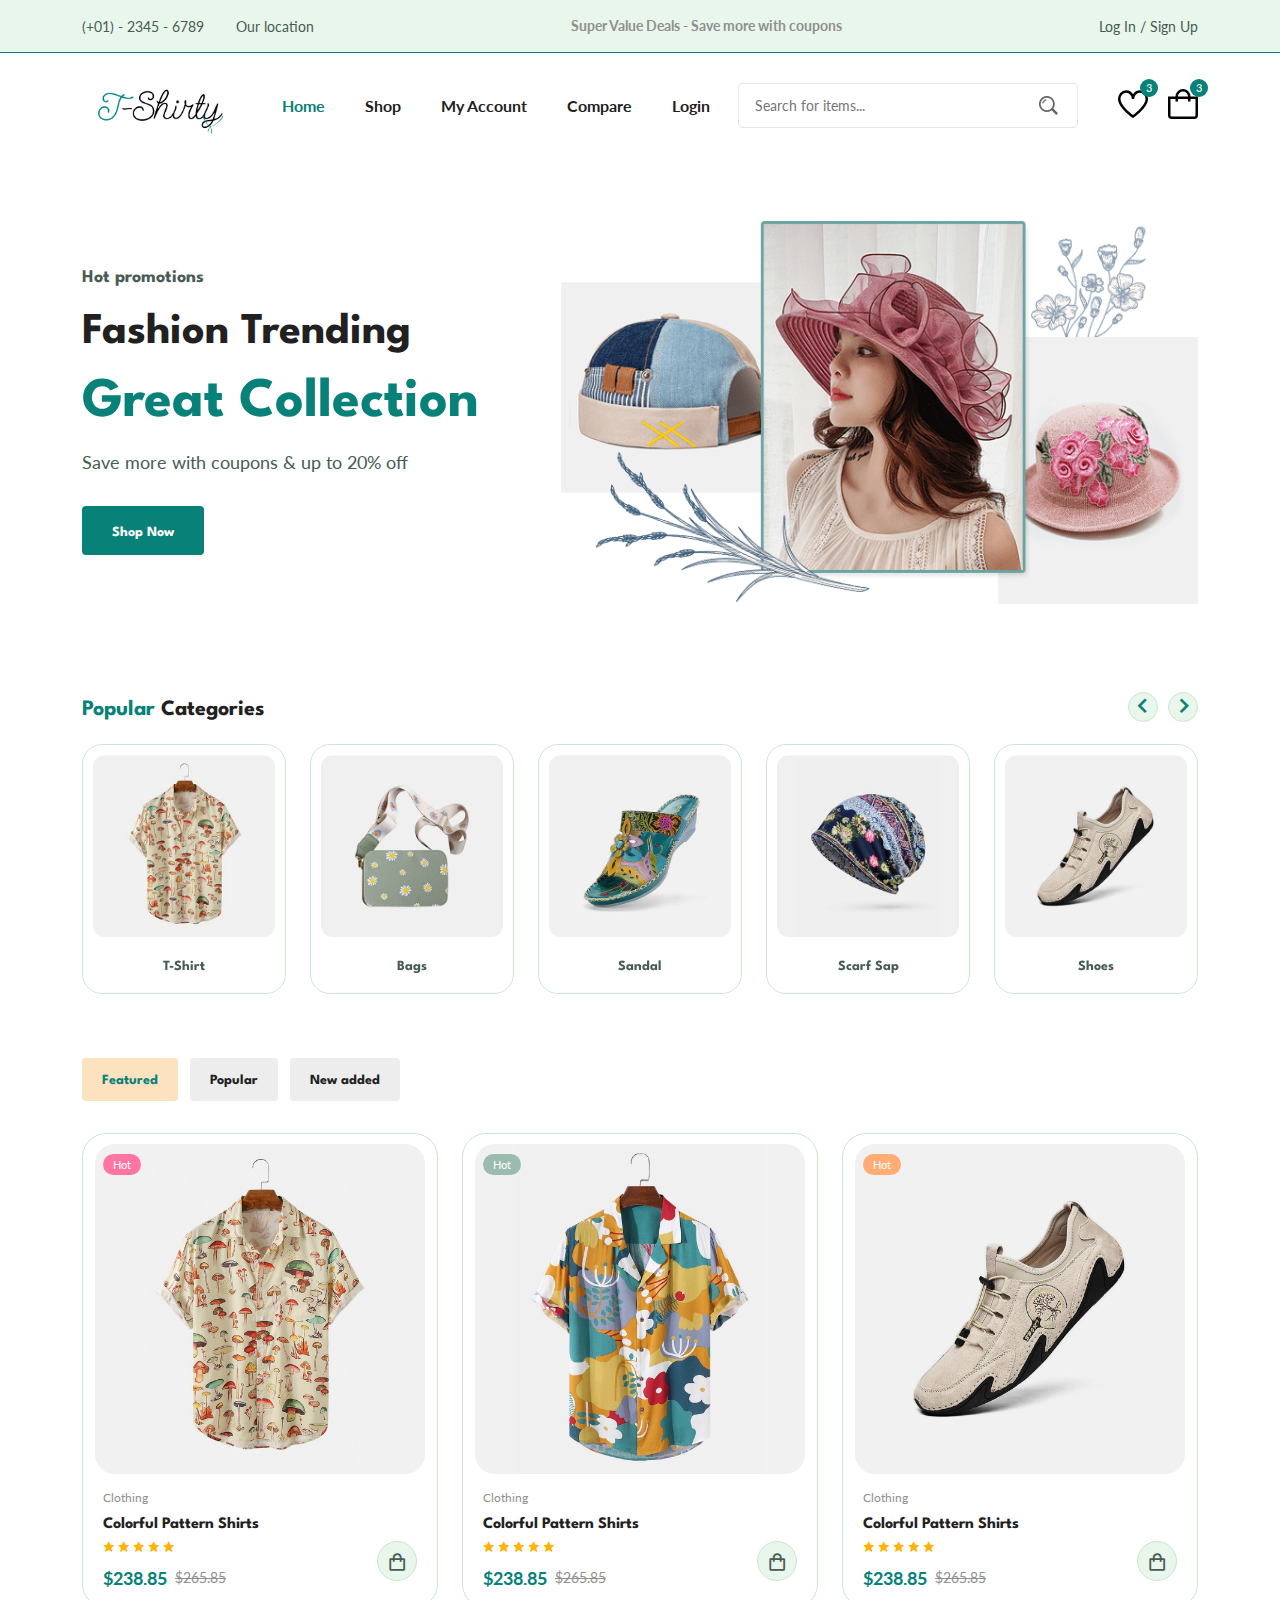
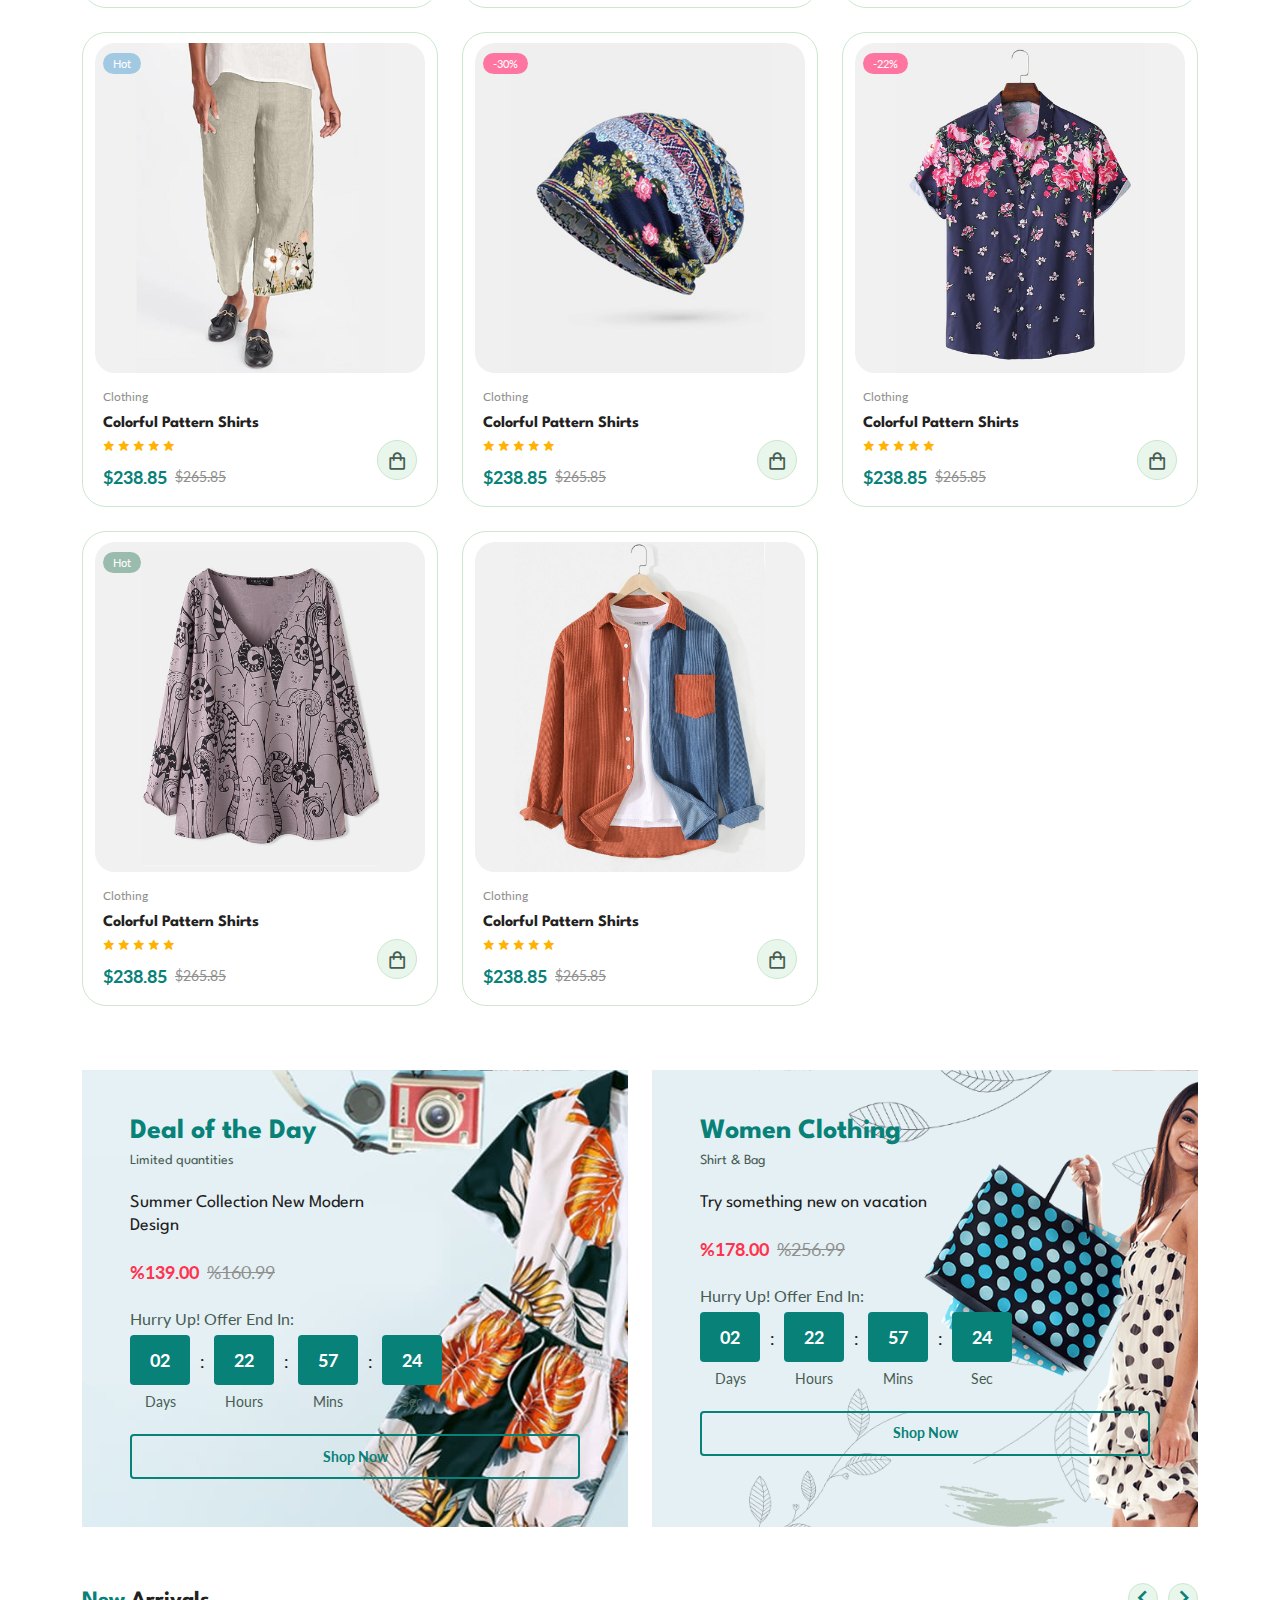
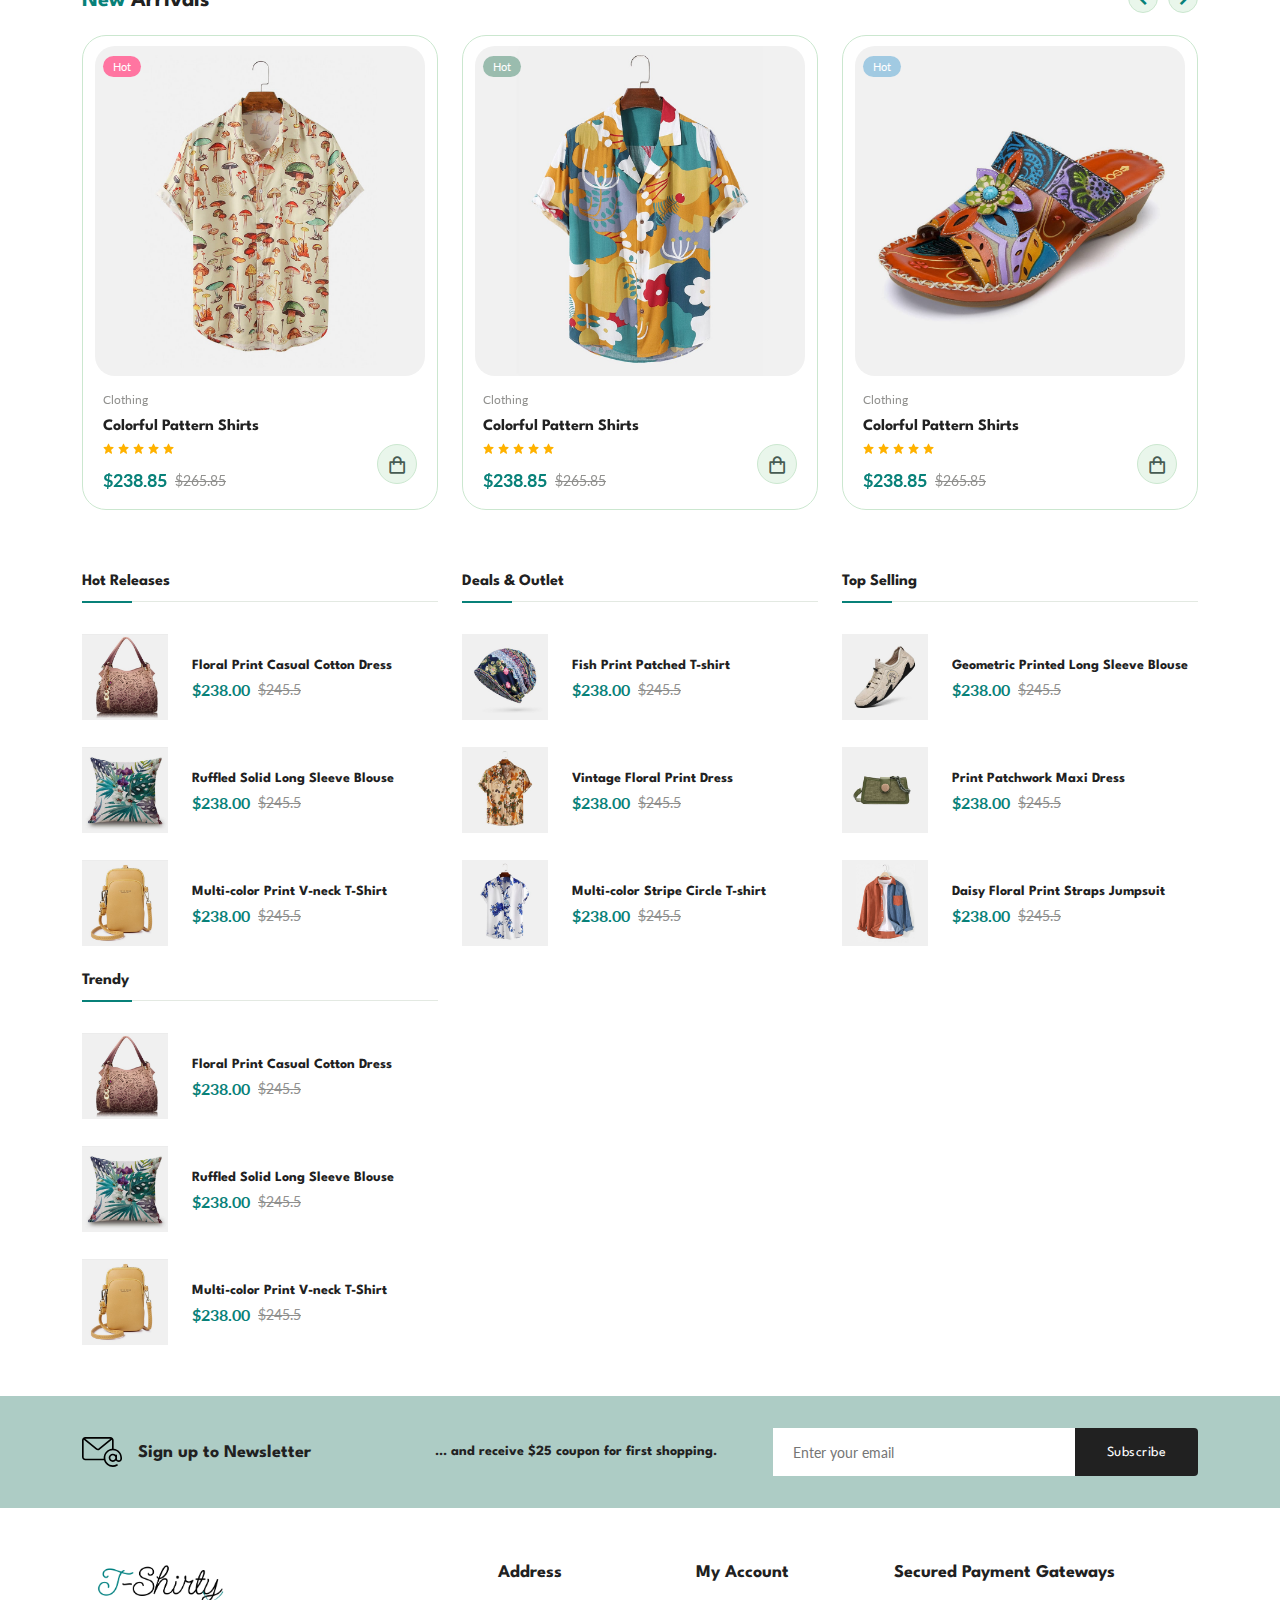
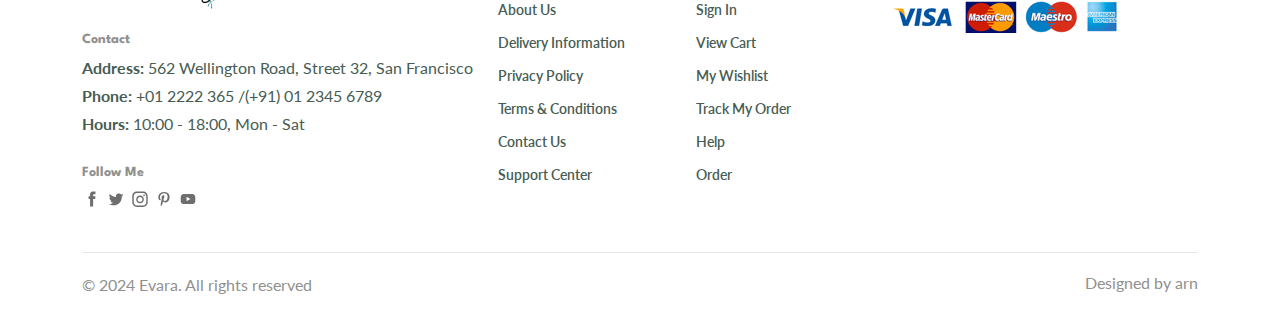
<file: index.html>
<!DOCTYPE html>
<html lang="en">
<head>
    <meta charset="UTF-8">
    <meta name="viewport" content="width=device-width, initial-scale=1.0">
    <link
  rel="stylesheet"
  href="https://cdn.jsdelivr.net/npm/swiper@11/swiper-bundle.min.css"
/>
<link href='https://unpkg.com/boxicons@2.1.4/css/boxicons.min.css' rel='stylesheet'>
    <link rel="stylesheet" href="css/style.css">
    <link rel="shortcut icon" href="img/tshirty (4).png" type="image/x-icon">
    <title>Home</title>
</head>
<body>

    <header class="header">
        <div class="header-top">
            <div class="header-container container">
                <div class="header-contact">
                    <span>(+01) - 2345 - 6789</span>
                    <span> Our location </span>
                </div>

                <p class="header-alert-news">
                    Super Value Deals - Save more with coupons
                </p>

                <a href="login-register.html" class="header-top-action">
                    Log In / Sign Up
                </a>
            </div>
        </div>

        <nav class="nav container">
            <a href="index.html" class="nav-logo">
                <img src="img/tshirty (4).png" class="nav-logo-img">
            </a>

            <div class="nav-menu" id="nav-menu">
                <div class="nav-menu-top">
                    <a href="index.html" class="nav-menu-logo">
                        <img src="img/tshirty (4).png" >
                    </a>

                    <div class="nav-close" id="nav-close">
                        <i class='bx bx-x'></i>
                    </div>
                </div>
                <ul class="nav-list">
                    <li class="nav-item">
                        <a href="index.html" class="nav-link active-link">Home</a>
                    </li>
                    <li class="nav-item">
                        <a href="shop.html" class="nav-link">Shop</a>
                    </li>
                    <li class="nav-item">
                        <a href="accounts.html" class="nav-link">My Account</a>
                    </li>
                    <li class="nav-item">
                        <a href="compare.html" class="nav-link">Compare</a>
                    </li>
                    <li class="nav-item">
                        <a href="login-register.html" class="nav-link">Login</a>
                    </li>
                </ul>

                <div class="header-search">
                    <input type="text" class="form-input" placeholder="Search for items...">

                    <button class="search-btn">
                        <img src="img/search.png">
                    </button>
                </div>
            </div>


            <div class="header-user-action">
                <a href="wishlist.html" class="header-action-btn">
                    <img src="img/icon-heart.svg">
                    <span class="count">3</span>
                </a>
                <a href="cart.html" class="header-action-btn">
                    <img src="img/icon-cart.svg">
                    <span class="count">3</span>
                </a>

                <div class="header-action-btn nav-toggle" id="nav-toggle">
                    <img src="img/menu-burger.svg">
                </div>
            </div>
        </nav>
    </header>
    

    <main class="main">

        <section class="home section-lg">
            <div class="home-container container grid">
                <div class="home-content">
                    <span class="home-subtitle">Hot promotions</span>
                    <h1 class="home-title">Fashion Trending <span>Great Collection</span></h1> 
                    <p class="home-description">Save more with coupons & up to 20% off</p>  
                    <a href="shop.html" class="btn">Shop Now</a>
                </div>

                <img src="img/home-img.png" class="home-img">
            </div>
        </section>

        <section class="categories container section">
            <h3 class="section-title">
                <span>Popular</span> Categories
            </h3>

            <div class="categories-container swiper mySwiper">
                <div class="swiper-wrapper">
                    <a href="shop.html" class="category-item swiper-slide">
                        <img src="img/category-1.jpg" class="category-img">
                        <h3 class="category-title">T-Shirt</h3>
                    </a>

                    <a href="shop.html" class="category-item swiper-slide">
                        <img src="img/category-2.jpg" class="category-img">
                        <h3 class="category-title">Bags</h3>
                    </a>

                    <a href="shop.html" class="category-item swiper-slide">
                        <img src="img/category-3.jpg" class="category-img">
                        <h3 class="category-title">Sandal</h3>
                    </a>

                    <a href="shop.html" class="category-item swiper-slide">
                        <img src="img/category-4.jpg" class="category-img">
                        <h3 class="category-title">Scarf Sap</h3>
                    </a>

                    <a href="shop.html" class="category-item swiper-slide">
                        <img src="img/category-5.jpg" class="category-img">
                        <h3 class="category-title">Shoes</h3>
                    </a>

                    <a href="shop.html" class="category-item swiper-slide">
                        <img src="img/category-6.jpg" class="category-img">
                        <h3 class="category-title">Pillowcase</h3>
                    </a>

                    <a href="shop.html" class="category-item swiper-slide">
                        <img src="img/category-7.jpg" class="category-img">
                        <h3 class="category-title">Jumpsuit</h3>
                    </a>

                    <a href="shop.html" class="category-item swiper-slide">
                        <img src="img/category-8.jpg" class="category-img">
                        <h3 class="category-title">Hates</h3>
                    </a>
                </div>

                <div class="swiper-button-next">
                    <i class='bx bx-chevron-right'></i>
                </div>
                <div class="swiper-button-prev">
                    <i class='bx bx-chevron-left'></i>
                </div>
            </div>
        </section>

        <section class="products section container">
            <div class="tab-btns">
                <span class="tab-btn active-tab" data-target="#Featured">Featured</span>
                <span class="tab-btn" data-target="#popular">Popular</span>
                <span class="tab-btn" data-target="#new-added">New added</span>
            </div>

            <div class="tab-items">
                <div class="tab-item active-tab" content id="Featured">
                    <div class="products-container grid">
                        <div class="product-item">
                            <div class="product-banner">
                                <a href="details.html" class="product-images">
                                    <img src="img/product-1-1.jpg" class="product-img default">
                                    <img src="img/product-1-2.jpg" class="product-img hover">
                                </a>

                                <div class="product-actions">
                                    <a href="#" class="action-btn" aria-label="Quick View">
                                        <i class='bx bx-show'></i>
                                    </a>
                                    <a href="#" class="action-btn"  aria-label="Add To Wishlist">
                                        <i class='bx bx-heart'></i>
                                    </a>
                                    <a href="#" class="action-btn" aria-label="Compare">
                                        <i class='bx bx-shuffle'></i>
                                    </a>
                                </div>

                                <div class="product-badge light-pink">Hot</div>
                            </div>

                            <div class="product-content">
                                <span class="product-category">Clothing</span>
                                <a href="details.html">
                                    <h3 class="product-title">Colorful Pattern Shirts</h3>
                                </a>
                                <div class="product-rating">
                                    <i class='bx bxs-star' ></i>
                                    <i class='bx bxs-star' ></i>
                                    <i class='bx bxs-star' ></i>
                                    <i class='bx bxs-star' ></i>
                                    <i class='bx bxs-star' ></i>
                                </div>

                                <div class="product-price flex">
                                    <span class="new-price">$238.85</span>
                                    <span class="old-price">$265.85</span>
                                </div>

                                <a href="#" class="action-btn cart-btn"  aria-label="Add To Cart">
                                    <i class='bx bx-shopping-bag'></i>
                                </a>
                            </div>
                        </div>

                        <div class="product-item">
                            <div class="product-banner">
                                <a href="details.html" class="product-images">
                                    <img src="img/product-2-1.jpg" class="product-img default">
                                    <img src="img/product-2-2.jpg" class="product-img hover">
                                </a>

                                <div class="product-actions">
                                    <a href="#" class="action-btn" aria-label="Quick View">
                                        <i class='bx bx-show'></i>
                                    </a>
                                    <a href="#" class="action-btn"  aria-label="Add To Wishlist">
                                        <i class='bx bx-heart'></i>
                                    </a>
                                    <a href="#" class="action-btn" aria-label="Compare">
                                        <i class='bx bx-shuffle'></i>
                                    </a>
                                </div>

                                <div class="product-badge light-green">Hot</div>
                            </div>

                            <div class="product-content">
                                <span class="product-category">Clothing</span>
                                <a href="details.html">
                                    <h3 class="product-title">Colorful Pattern Shirts</h3>
                                </a>
                                <div class="product-rating">
                                    <i class='bx bxs-star' ></i>
                                    <i class='bx bxs-star' ></i>
                                    <i class='bx bxs-star' ></i>
                                    <i class='bx bxs-star' ></i>
                                    <i class='bx bxs-star' ></i>
                                </div>

                                <div class="product-price flex">
                                    <span class="new-price">$238.85</span>
                                    <span class="old-price">$265.85</span>
                                </div>

                                <a href="#" class="action-btn cart-btn"  aria-label="Add To Cart">
                                    <i class='bx bx-shopping-bag'></i>
                                </a>
                            </div>
                        </div>

                        <div class="product-item">
                            <div class="product-banner">
                                <a href="details.html" class="product-images">
                                    <img src="img/product-3-1.jpg" class="product-img default">
                                    <img src="img/product-3-2.jpg" class="product-img hover">
                                </a>

                                <div class="product-actions">
                                    <a href="#" class="action-btn" aria-label="Quick View">
                                        <i class='bx bx-show'></i>
                                    </a>
                                    <a href="#" class="action-btn"  aria-label="Add To Wishlist">
                                        <i class='bx bx-heart'></i>
                                    </a>
                                    <a href="#" class="action-btn" aria-label="Compare">
                                        <i class='bx bx-shuffle'></i>
                                    </a>
                                </div>

                                <div class="product-badge light-orange">Hot</div>
                            </div>

                            <div class="product-content">
                                <span class="product-category">Clothing</span>
                                <a href="details.html">
                                    <h3 class="product-title">Colorful Pattern Shirts</h3>
                                </a>
                                <div class="product-rating">
                                    <i class='bx bxs-star' ></i>
                                    <i class='bx bxs-star' ></i>
                                    <i class='bx bxs-star' ></i>
                                    <i class='bx bxs-star' ></i>
                                    <i class='bx bxs-star' ></i>
                                </div>

                                <div class="product-price flex">
                                    <span class="new-price">$238.85</span>
                                    <span class="old-price">$265.85</span>
                                </div>

                                <a href="#" class="action-btn cart-btn"  aria-label="Add To Cart">
                                    <i class='bx bx-shopping-bag'></i>
                                </a>
                            </div>
                        </div>

                        <div class="product-item">
                            <div class="product-banner">
                                <a href="details.html" class="product-images">
                                    <img src="img/product-4-1.jpg" class="product-img default">
                                    <img src="img/product-4-2.jpg" class="product-img hover">
                                </a>

                                <div class="product-actions">
                                    <a href="#" class="action-btn" aria-label="Quick View">
                                        <i class='bx bx-show'></i>
                                    </a>
                                    <a href="#" class="action-btn"  aria-label="Add To Wishlist">
                                        <i class='bx bx-heart'></i>
                                    </a>
                                    <a href="#" class="action-btn" aria-label="Compare">
                                        <i class='bx bx-shuffle'></i>
                                    </a>
                                </div>

                                <div class="product-badge light-blue">Hot</div>
                            </div>

                            <div class="product-content">
                                <span class="product-category">Clothing</span>
                                <a href="details.html">
                                    <h3 class="product-title">Colorful Pattern Shirts</h3>
                                </a>
                                <div class="product-rating">
                                    <i class='bx bxs-star' ></i>
                                    <i class='bx bxs-star' ></i>
                                    <i class='bx bxs-star' ></i>
                                    <i class='bx bxs-star' ></i>
                                    <i class='bx bxs-star' ></i>
                                </div>

                                <div class="product-price flex">
                                    <span class="new-price">$238.85</span>
                                    <span class="old-price">$265.85</span>
                                </div>

                                <a href="#" class="action-btn cart-btn"  aria-label="Add To Cart">
                                    <i class='bx bx-shopping-bag'></i>
                                </a>
                            </div>
                        </div>

                        <div class="product-item">
                            <div class="product-banner">
                                <a href="details.html" class="product-images">
                                    <img src="img/product-5-1.jpg" class="product-img default">
                                    <img src="img/product-5-2.jpg" class="product-img hover">
                                </a>

                                <div class="product-actions">
                                    <a href="#" class="action-btn" aria-label="Quick View">
                                        <i class='bx bx-show'></i>
                                    </a>
                                    <a href="#" class="action-btn"  aria-label="Add To Wishlist">
                                        <i class='bx bx-heart'></i>
                                    </a>
                                    <a href="#" class="action-btn" aria-label="Compare">
                                        <i class='bx bx-shuffle'></i>
                                    </a>
                                </div>

                                <div class="product-badge light-pink">-30%</div>
                            </div>

                            <div class="product-content">
                                <span class="product-category">Clothing</span>
                                <a href="details.html">
                                    <h3 class="product-title">Colorful Pattern Shirts</h3>
                                </a>
                                <div class="product-rating">
                                    <i class='bx bxs-star' ></i>
                                    <i class='bx bxs-star' ></i>
                                    <i class='bx bxs-star' ></i>
                                    <i class='bx bxs-star' ></i>
                                    <i class='bx bxs-star' ></i>
                                </div>

                                <div class="product-price flex">
                                    <span class="new-price">$238.85</span>
                                    <span class="old-price">$265.85</span>
                                </div>

                                <a href="#" class="action-btn cart-btn"  aria-label="Add To Cart">
                                    <i class='bx bx-shopping-bag' ></i>
                                </a>
                            </div>
                        </div>

                        <div class="product-item">
                            <div class="product-banner">
                                <a href="details.html" class="product-images">
                                    <img src="img/product-6-1.jpg" class="product-img default">
                                    <img src="img/product-6-2.jpg" class="product-img hover">
                                </a>

                                <div class="product-actions">
                                    <a href="#" class="action-btn" aria-label="Quick View">
                                        <i class='bx bx-show'></i>
                                    </a>
                                    <a href="#" class="action-btn"  aria-label="Add To Wishlist">
                                        <i class='bx bx-heart'></i>
                                    </a>
                                    <a href="#" class="action-btn" aria-label="Compare">
                                        <i class='bx bx-shuffle'></i>
                                    </a>
                                </div>

                                <div class="product-badge light-pink">-22%</div>
                            </div>

                            <div class="product-content">
                                <span class="product-category">Clothing</span>
                                <a href="details.html">
                                    <h3 class="product-title">Colorful Pattern Shirts</h3>
                                </a>
                                <div class="product-rating">
                                    <i class='bx bxs-star' ></i>
                                    <i class='bx bxs-star' ></i>
                                    <i class='bx bxs-star' ></i>
                                    <i class='bx bxs-star' ></i>
                                    <i class='bx bxs-star' ></i>
                                </div>

                                <div class="product-price flex">
                                    <span class="new-price">$238.85</span>
                                    <span class="old-price">$265.85</span>
                                </div>

                                <a href="#" class="action-btn cart-btn"  aria-label="Add To Cart">
                                    <i class='bx bx-shopping-bag'></i>
                                </a>
                            </div>
                        </div>

                        <div class="product-item">
                            <div class="product-banner">
                                <a href="details.html" class="product-images">
                                    <img src="img/product-7-1.jpg" class="product-img default">
                                    <img src="img/product-7-2.jpg" class="product-img hover">
                                </a>

                                <div class="product-actions">
                                    <a href="#" class="action-btn" aria-label="Quick View">
                                        <i class='bx bx-show'></i>
                                    </a>
                                    <a href="#" class="action-btn"  aria-label="Add To Wishlist">
                                        <i class='bx bx-heart'></i>
                                    </a>
                                    <a href="#" class="action-btn" aria-label="Compare">
                                        <i class='bx bx-shuffle'></i>
                                    </a>
                                </div>

                                <div class="product-badge light-green">Hot</div>
                            </div>

                            <div class="product-content">
                                <span class="product-category">Clothing</span>
                                <a href="details.html">
                                    <h3 class="product-title">Colorful Pattern Shirts</h3>
                                </a>
                                <div class="product-rating">
                                    <i class='bx bxs-star' ></i>
                                    <i class='bx bxs-star' ></i>
                                    <i class='bx bxs-star' ></i>
                                    <i class='bx bxs-star' ></i>
                                    <i class='bx bxs-star' ></i>
                                </div>

                                <div class="product-price flex">
                                    <span class="new-price">$238.85</span>
                                    <span class="old-price">$265.85</span>
                                </div>

                                <a href="#" class="action-btn cart-btn"  aria-label="Add To Cart">
                                    <i class='bx bx-shopping-bag' ></i>
                                </a>
                            </div>
                        </div>


                        <div class="product-item">
                            <div class="product-banner">
                                <a href="details.html" class="product-images">
                                    <img src="img/product-8-1.jpg" class="product-img default">
                                    <img src="img/product-8-2.jpg" class="product-img hover">
                                </a>

                                <div class="product-actions">
                                    <a href="#" class="action-btn" aria-label="Quick View">
                                        <i class='bx bx-show'></i>
                                    </a>
                                    <a href="#" class="action-btn"  aria-label="Add To Wishlist">
                                        <i class='bx bx-heart'></i>
                                    </a>
                                    <a href="#" class="action-btn" aria-label="Compare">
                                        <i class='bx bx-shuffle'></i>
                                    </a>
                                </div>

                                
                            </div>

                            <div class="product-content">
                                <span class="product-category">Clothing</span>
                                <a href="details.html">
                                    <h3 class="product-title">Colorful Pattern Shirts</h3>
                                </a>
                                <div class="product-rating">
                                    <i class='bx bxs-star' ></i>
                                    <i class='bx bxs-star' ></i>
                                    <i class='bx bxs-star' ></i>
                                    <i class='bx bxs-star' ></i>
                                    <i class='bx bxs-star' ></i>
                                </div>

                                <div class="product-price flex">
                                    <span class="new-price">$238.85</span>
                                    <span class="old-price">$265.85</span>
                                </div>

                                <a href="#" class="action-btn cart-btn"  aria-label="Add To Cart">
                                    <i class='bx bx-shopping-bag' ></i>
                                </a>
                            </div>
                        </div>

                       
                    </div>
                </div>

                <div class="tab-item" content id="popular">
                    <div class="products-container grid">
                        <div class="product-item">
                            <div class="product-banner">
                                <a href="details.html" class="product-images">
                                    <img src="img/product-9-1.jpg" class="product-img default">
                                    <img src="img/product-9-2.jpg" class="product-img hover">
                                </a>

                                <div class="product-actions">
                                    <a href="#" class="action-btn" aria-label="Quick View">
                                        <i class='bx bx-show'></i>
                                    </a>
                                    <a href="#" class="action-btn"  aria-label="Add To Wishlist">
                                        <i class='bx bx-heart'></i>
                                    </a>
                                    <a href="#" class="action-btn" aria-label="Compare">
                                        <i class='bx bx-shuffle'></i>
                                    </a>
                                </div>

                                <div class="product-badge light-pink">Hot</div>
                            </div>

                            <div class="product-content">
                                <span class="product-category">Clothing</span>
                                <a href="details.html">
                                    <h3 class="product-title">Colorful Pattern Shirts</h3>
                                </a>
                                <div class="product-rating">
                                    <i class='bx bxs-star' ></i>
                                    <i class='bx bxs-star' ></i>
                                    <i class='bx bxs-star' ></i>
                                    <i class='bx bxs-star' ></i>
                                    <i class='bx bxs-star' ></i>
                                </div>

                                <div class="product-price flex">
                                    <span class="new-price">$238.85</span>
                                    <span class="old-price">$265.85</span>
                                </div>

                                <a href="#" class="action-btn cart-btn"  aria-label="Add To Cart">
                                    <i class='bx bx-shopping-bag' ></i>
                                </a>
                            </div>
                        </div>

                        <div class="product-item">
                            <div class="product-banner">
                                <a href="details.html" class="product-images">
                                    <img src="img/product-12-1.jpg" class="product-img default">
                                    <img src="img/product-12-2.jpg" class="product-img hover">
                                </a>

                                <div class="product-actions">
                                    <a href="#" class="action-btn" aria-label="Quick View">
                                        <i class='bx bx-show'></i>
                                    </a>
                                    <a href="#" class="action-btn"  aria-label="Add To Wishlist">
                                        <i class='bx bx-heart'></i>
                                    </a>
                                    <a href="#" class="action-btn" aria-label="Compare">
                                        <i class='bx bx-shuffle'></i>
                                    </a>
                                </div>

                                <div class="product-badge light-green">Hot</div>
                            </div>

                            <div class="product-content">
                                <span class="product-category">Clothing</span>
                                <a href="details.html">
                                    <h3 class="product-title">Colorful Pattern Shirts</h3>
                                </a>
                                <div class="product-rating">
                                    <i class='bx bxs-star' ></i>
                                    <i class='bx bxs-star' ></i>
                                    <i class='bx bxs-star' ></i>
                                    <i class='bx bxs-star' ></i>
                                    <i class='bx bxs-star' ></i>
                                </div>

                                <div class="product-price flex">
                                    <span class="new-price">$238.85</span>
                                    <span class="old-price">$265.85</span>
                                </div>

                                <a href="#" class="action-btn cart-btn"  aria-label="Add To Cart">
                                    <i class='bx bx-shopping-bag' ></i>
                                </a>
                            </div>
                        </div>

                        <div class="product-item">
                            <div class="product-banner">
                                <a href="details.html" class="product-images">
                                    <img src="img/product-13-1.jpg" class="product-img default">
                                    <img src="img/product-13-2.jpg" class="product-img hover">
                                </a>

                                <div class="product-actions">
                                    <a href="#" class="action-btn" aria-label="Quick View">
                                        <i class='bx bx-show'></i>
                                    </a>
                                    <a href="#" class="action-btn"  aria-label="Add To Wishlist">
                                        <i class='bx bx-heart'></i>
                                    </a>
                                    <a href="#" class="action-btn" aria-label="Compare">
                                        <i class='bx bx-shuffle'></i>
                                    </a>
                                </div>

                                <div class="product-badge light-orange">Hot</div>
                            </div>

                            <div class="product-content">
                                <span class="product-category">Clothing</span>
                                <a href="details.html">
                                    <h3 class="product-title">Colorful Pattern Shirts</h3>
                                </a>
                                <div class="product-rating">
                                    <i class='bx bxs-star' ></i>
                                    <i class='bx bxs-star' ></i>
                                    <i class='bx bxs-star' ></i>
                                    <i class='bx bxs-star' ></i>
                                    <i class='bx bxs-star' ></i>
                                </div>

                                <div class="product-price flex">
                                    <span class="new-price">$238.85</span>
                                    <span class="old-price">$265.85</span>
                                </div>

                                <a href="#" class="action-btn cart-btn"  aria-label="Add To Cart">
                                    <i class='bx bx-shopping-bag' ></i>
                                </a>
                            </div>
                        </div>

                        <div class="product-item">
                            <div class="product-banner">
                                <a href="details.html" class="product-images">
                                    <img src="img/product-11-1.jpg" class="product-img default">
                                    <img src="img/product-11-2.jpg" class="product-img hover">
                                </a>

                                <div class="product-actions">
                                    <a href="#" class="action-btn" aria-label="Quick View">
                                        <i class='bx bx-show'></i>
                                    </a>
                                    <a href="#" class="action-btn"  aria-label="Add To Wishlist">
                                        <i class='bx bx-heart'></i>
                                    </a>
                                    <a href="#" class="action-btn" aria-label="Compare">
                                        <i class='bx bx-shuffle'></i>
                                    </a>
                                </div>

                                <div class="product-badge light-blue">Hot</div>
                            </div>

                            <div class="product-content">
                                <span class="product-category">Clothing</span>
                                <a href="details.html">
                                    <h3 class="product-title">Colorful Pattern Shirts</h3>
                                </a>
                                <div class="product-rating">
                                    <i class='bx bxs-star' ></i>
                                    <i class='bx bxs-star' ></i>
                                    <i class='bx bxs-star' ></i>
                                    <i class='bx bxs-star' ></i>
                                    <i class='bx bxs-star' ></i>
                                </div>

                                <div class="product-price flex">
                                    <span class="new-price">$238.85</span>
                                    <span class="old-price">$265.85</span>
                                </div>

                                <a href="#" class="action-btn cart-btn"  aria-label="Add To Cart">
                                    <i class='bx bx-shopping-bag' ></i>
                                </a>
                            </div>
                        </div>

                        <div class="product-item">
                            <div class="product-banner">
                                <a href="details.html" class="product-images">
                                    <img src="img/product-3-1.jpg" class="product-img default">
                                    <img src="img/product-3-2.jpg" class="product-img hover">
                                </a>

                                <div class="product-actions">
                                    <a href="#" class="action-btn" aria-label="Quick View">
                                        <i class='bx bx-show'></i>
                                    </a>
                                    <a href="#" class="action-btn"  aria-label="Add To Wishlist">
                                        <i class='bx bx-heart'></i>
                                    </a>
                                    <a href="#" class="action-btn" aria-label="Compare">
                                        <i class='bx bx-shuffle'></i>
                                    </a>
                                </div>

                                <div class="product-badge light-pink">-30%</div>
                            </div>

                            <div class="product-content">
                                <span class="product-category">Clothing</span>
                                <a href="details.html">
                                    <h3 class="product-title">Colorful Pattern Shirts</h3>
                                </a>
                                <div class="product-rating">
                                    <i class='bx bxs-star' ></i>
                                    <i class='bx bxs-star' ></i>
                                    <i class='bx bxs-star' ></i>
                                    <i class='bx bxs-star' ></i>
                                    <i class='bx bxs-star' ></i>
                                </div>

                                <div class="product-price flex">
                                    <span class="new-price">$238.85</span>
                                    <span class="old-price">$265.85</span>
                                </div>

                                <a href="#" class="action-btn cart-btn"  aria-label="Add To Cart">
                                    <i class='bx bx-shopping-bag' ></i>
                                </a>
                            </div>
                        </div>

                        <div class="product-item">
                            <div class="product-banner">
                                <a href="details.html" class="product-images">
                                    <img src="img/product-6-1.jpg" class="product-img default">
                                    <img src="img/product-6-2.jpg" class="product-img hover">
                                </a>

                                <div class="product-actions">
                                    <a href="#" class="action-btn" aria-label="Quick View">
                                        <i class='bx bx-show'></i>
                                    </a>
                                    <a href="#" class="action-btn"  aria-label="Add To Wishlist">
                                        <i class='bx bx-heart'></i>
                                    </a>
                                    <a href="#" class="action-btn" aria-label="Compare">
                                        <i class='bx bx-shuffle'></i>
                                    </a>
                                </div>

                                <div class="product-badge light-pink">-22%</div>
                            </div>

                            <div class="product-content">
                                <span class="product-category">Clothing</span>
                                <a href="details.html">
                                    <h3 class="product-title">Colorful Pattern Shirts</h3>
                                </a>
                                <div class="product-rating">
                                    <i class='bx bxs-star' ></i>
                                    <i class='bx bxs-star' ></i>
                                    <i class='bx bxs-star' ></i>
                                    <i class='bx bxs-star' ></i>
                                    <i class='bx bxs-star' ></i>
                                </div>

                                <div class="product-price flex">
                                    <span class="new-price">$238.85</span>
                                    <span class="old-price">$265.85</span>
                                </div>

                                <a href="#" class="action-btn cart-btn"  aria-label="Add To Cart">
                                    <i class='bx bx-shopping-bag' ></i>
                                </a>
                            </div>
                        </div>

                        <div class="product-item">
                            <div class="product-banner">
                                <a href="details.html" class="product-images">
                                    <img src="img/product-10-1.jpg" class="product-img default">
                                    <img src="img/product-10-2.jpg" class="product-img hover">
                                </a>

                                <div class="product-actions">
                                    <a href="#" class="action-btn" aria-label="Quick View">
                                        <i class='bx bx-show'></i>
                                    </a>
                                    <a href="#" class="action-btn"  aria-label="Add To Wishlist">
                                        <i class='bx bx-heart'></i>
                                    </a>
                                    <a href="#" class="action-btn" aria-label="Compare">
                                        <i class='bx bx-shuffle'></i>
                                    </a>
                                </div>

                                <div class="product-badge light-green">Hot</div>
                            </div>

                            <div class="product-content">
                                <span class="product-category">Clothing</span>
                                <a href="details.html">
                                    <h3 class="product-title">Colorful Pattern Shirts</h3>
                                </a>
                                <div class="product-rating">
                                    <i class='bx bxs-star' ></i>
                                    <i class='bx bxs-star' ></i>
                                    <i class='bx bxs-star' ></i>
                                    <i class='bx bxs-star' ></i>
                                    <i class='bx bxs-star' ></i>
                                </div>

                                <div class="product-price flex">
                                    <span class="new-price">$238.85</span>
                                    <span class="old-price">$265.85</span>
                                </div>

                                <a href="#" class="action-btn cart-btn"  aria-label="Add To Cart">
                                    <i class='bx bx-shopping-bag'></i>
                                </a>
                            </div>
                        </div>


                        <div class="product-item">
                            <div class="product-banner">
                                <a href="details.html" class="product-images">
                                    <img src="img/product-8-1.jpg" class="product-img default">
                                    <img src="img/product-8-2.jpg" class="product-img hover">
                                </a>

                                <div class="product-actions">
                                    <a href="#" class="action-btn" aria-label="Quick View">
                                        <i class='bx bx-show'></i>
                                    </a>
                                    <a href="#" class="action-btn"  aria-label="Add To Wishlist">
                                        <i class='bx bx-heart'></i>
                                    </a>
                                    <a href="#" class="action-btn" aria-label="Compare">
                                        <i class='bx bx-shuffle'></i>
                                    </a>
                                </div>

                                
                            </div>

                            <div class="product-content">
                                <span class="product-category">Clothing</span>
                                <a href="details.html">
                                    <h3 class="product-title">Colorful Pattern Shirts</h3>
                                </a>
                                <div class="product-rating">
                                    <i class='bx bxs-star' ></i>
                                    <i class='bx bxs-star' ></i>
                                    <i class='bx bxs-star' ></i>
                                    <i class='bx bxs-star' ></i>
                                    <i class='bx bxs-star' ></i>
                                </div>

                                <div class="product-price flex">
                                    <span class="new-price">$238.85</span>
                                    <span class="old-price">$265.85</span>
                                </div>

                                <a href="#" class="action-btn cart-btn"  aria-label="Add To Cart">
                                    <i class='bx bx-shopping-bag'></i>
                                </a>
                            </div>
                        </div>

                       
                    </div>
                </div>

                <div class="tab-item" content id="new-added">
                    <div class="products-container grid">
                        <div class="product-item">
                            <div class="product-banner">
                                <a href="details.html" class="product-images">
                                    <img src="img/product-13-1.jpg" class="product-img default">
                                    <img src="img/product-13-2.jpg" class="product-img hover">
                                </a>

                                <div class="product-actions">
                                    <a href="#" class="action-btn" aria-label="Quick View">
                                        <i class='bx bx-show'></i>
                                    </a>
                                    <a href="#" class="action-btn"  aria-label="Add To Wishlist">
                                        <i class='bx bx-heart'></i>
                                    </a>
                                    <a href="#" class="action-btn" aria-label="Compare">
                                        <i class='bx bx-shuffle'></i>
                                    </a>
                                </div>

                                <div class="product-badge light-pink">Hot</div>
                            </div>

                            <div class="product-content">
                                <span class="product-category">Clothing</span>
                                <a href="details.html">
                                    <h3 class="product-title">Colorful Pattern Shirts</h3>
                                </a>
                                <div class="product-rating">
                                    <i class='bx bxs-star' ></i>
                                    <i class='bx bxs-star' ></i>
                                    <i class='bx bxs-star' ></i>
                                    <i class='bx bxs-star' ></i>
                                    <i class='bx bxs-star' ></i>
                                </div>

                                <div class="product-price flex">
                                    <span class="new-price">$238.85</span>
                                    <span class="old-price">$265.85</span>
                                </div>

                                <a href="#" class="action-btn cart-btn"  aria-label="Add To Cart">
                                    <i class='bx bx-shopping-bag' ></i>
                                </a>
                            </div>
                        </div>

                        <div class="product-item">
                            <div class="product-banner">
                                <a href="details.html" class="product-images">
                                    <img src="img/product-2-1.jpg" class="product-img default">
                                    <img src="img/product-2-2.jpg" class="product-img hover">
                                </a>

                                <div class="product-actions">
                                    <a href="#" class="action-btn" aria-label="Quick View">
                                        <i class='bx bx-show'></i>
                                    </a>
                                    <a href="#" class="action-btn"  aria-label="Add To Wishlist">
                                        <i class='bx bx-heart'></i>
                                    </a>
                                    <a href="#" class="action-btn" aria-label="Compare">
                                        <i class='bx bx-shuffle'></i>
                                    </a>
                                </div>

                                <div class="product-badge light-green">Hot</div>
                            </div>

                            <div class="product-content">
                                <span class="product-category">Clothing</span>
                                <a href="details.html">
                                    <h3 class="product-title">Colorful Pattern Shirts</h3>
                                </a>
                                <div class="product-rating">
                                    <i class='bx bxs-star' ></i>
                                    <i class='bx bxs-star' ></i>
                                    <i class='bx bxs-star' ></i>
                                    <i class='bx bxs-star' ></i>
                                    <i class='bx bxs-star' ></i>
                                </div>

                                <div class="product-price flex">
                                    <span class="new-price">$238.85</span>
                                    <span class="old-price">$265.85</span>
                                </div>

                                <a href="#" class="action-btn cart-btn"  aria-label="Add To Cart">
                                    <i class='bx bx-shopping-bag'></i>
                                </a>
                            </div>
                        </div>

                        <div class="product-item">
                            <div class="product-banner">
                                <a href="details.html" class="product-images">
                                    <img src="img/product-11-1.jpg" class="product-img default">
                                    <img src="img/product-11-2.jpg" class="product-img hover">
                                </a>

                                <div class="product-actions">
                                    <a href="#" class="action-btn" aria-label="Quick View">
                                        <i class='bx bx-show'></i>
                                    </a>
                                    <a href="#" class="action-btn"  aria-label="Add To Wishlist">
                                        <i class='bx bx-heart'></i>
                                    </a>
                                    <a href="#" class="action-btn" aria-label="Compare">
                                        <i class='bx bx-shuffle'></i>
                                    </a>
                                </div>

                                <div class="product-badge light-orange">Hot</div>
                            </div>

                            <div class="product-content">
                                <span class="product-category">Clothing</span>
                                <a href="details.html">
                                    <h3 class="product-title">Colorful Pattern Shirts</h3>
                                </a>
                                <div class="product-rating">
                                    <i class='bx bxs-star' ></i>
                                    <i class='bx bxs-star' ></i>
                                    <i class='bx bxs-star' ></i>
                                    <i class='bx bxs-star' ></i>
                                    <i class='bx bxs-star' ></i>
                                </div>

                                <div class="product-price flex">
                                    <span class="new-price">$238.85</span>
                                    <span class="old-price">$265.85</span>
                                </div>

                                <a href="#" class="action-btn cart-btn"  aria-label="Add To Cart">
                                    <i class='bx bx-shopping-bag' ></i>
                                </a>
                            </div>
                        </div>

                        <div class="product-item">
                            <div class="product-banner">
                                <a href="details.html" class="product-images">
                                    <img src="img/product-12-1.jpg" class="product-img default">
                                    <img src="img/product-12-2.jpg" class="product-img hover">
                                </a>

                                <div class="product-actions">
                                    <a href="#" class="action-btn" aria-label="Quick View">
                                        <i class='bx bx-show'></i>
                                    </a>
                                    <a href="#" class="action-btn"  aria-label="Add To Wishlist">
                                        <i class='bx bx-heart'></i>
                                    </a>
                                    <a href="#" class="action-btn" aria-label="Compare">
                                        <i class='bx bx-shuffle'></i>
                                    </a>
                                </div>

                                <div class="product-badge light-blue">Hot</div>
                            </div>

                            <div class="product-content">
                                <span class="product-category">Clothing</span>
                                <a href="details.html">
                                    <h3 class="product-title">Colorful Pattern Shirts</h3>
                                </a>
                                <div class="product-rating">
                                    <i class='bx bxs-star' ></i>
                                    <i class='bx bxs-star' ></i>
                                    <i class='bx bxs-star' ></i>
                                    <i class='bx bxs-star' ></i>
                                    <i class='bx bxs-star' ></i>
                                </div>

                                <div class="product-price flex">
                                    <span class="new-price">$238.85</span>
                                    <span class="old-price">$265.85</span>
                                </div>

                                <a href="#" class="action-btn cart-btn"  aria-label="Add To Cart">
                                    <i class='bx bx-shopping-bag' ></i>
                                </a>
                            </div>
                        </div>

                        <div class="product-item">
                            <div class="product-banner">
                                <a href="details.html" class="product-images">
                                    <img src="img/product-6-1.jpg" class="product-img default">
                                    <img src="img/product-6-2.jpg" class="product-img hover">
                                </a>

                                <div class="product-actions">
                                    <a href="#" class="action-btn" aria-label="Quick View">
                                        <i class='bx bx-show'></i>
                                    </a>
                                    <a href="#" class="action-btn"  aria-label="Add To Wishlist">
                                        <i class='bx bx-heart'></i>
                                    </a>
                                    <a href="#" class="action-btn" aria-label="Compare">
                                        <i class='bx bx-shuffle'></i>
                                    </a>
                                </div>

                                <div class="product-badge light-pink">-30%</div>
                            </div>

                            <div class="product-content">
                                <span class="product-category">Clothing</span>
                                <a href="details.html">
                                    <h3 class="product-title">Colorful Pattern Shirts</h3>
                                </a>
                                <div class="product-rating">
                                    <i class='bx bxs-star' ></i>
                                    <i class='bx bxs-star' ></i>
                                    <i class='bx bxs-star' ></i>
                                    <i class='bx bxs-star' ></i>
                                    <i class='bx bxs-star' ></i>
                                </div>

                                <div class="product-price flex">
                                    <span class="new-price">$238.85</span>
                                    <span class="old-price">$265.85</span>
                                </div>

                                <a href="#" class="action-btn cart-btn"  aria-label="Add To Cart">
                                    <i class='bx bx-shopping-bag' ></i>
                                </a>
                            </div>
                        </div>

                        <div class="product-item">
                            <div class="product-banner">
                                <a href="details.html" class="product-images">
                                    <img src="img/product-3-1.jpg" class="product-img default">
                                    <img src="img/product-3-2.jpg" class="product-img hover">
                                </a>

                                <div class="product-actions">
                                    <a href="#" class="action-btn" aria-label="Quick View">
                                        <i class='bx bx-show'></i>
                                    </a>
                                    <a href="#" class="action-btn"  aria-label="Add To Wishlist">
                                        <i class='bx bx-heart'></i>
                                    </a>
                                    <a href="#" class="action-btn" aria-label="Compare">
                                        <i class='bx bx-shuffle'></i>
                                    </a>
                                </div>

                                <div class="product-badge light-pink">-22%</div>
                            </div>

                            <div class="product-content">
                                <span class="product-category">Clothing</span>
                                <a href="details.html">
                                    <h3 class="product-title">Colorful Pattern Shirts</h3>
                                </a>
                                <div class="product-rating">
                                    <i class='bx bxs-star' ></i>
                                    <i class='bx bxs-star' ></i>
                                    <i class='bx bxs-star' ></i>
                                    <i class='bx bxs-star' ></i>
                                    <i class='bx bxs-star' ></i>
                                </div>

                                <div class="product-price flex">
                                    <span class="new-price">$238.85</span>
                                    <span class="old-price">$265.85</span>
                                </div>

                                <a href="#" class="action-btn cart-btn"  aria-label="Add To Cart">
                                    <i class='bx bx-shopping-bag'></i>
                                </a>
                            </div>
                        </div>

                        <div class="product-item">
                            <div class="product-banner">
                                <a href="details.html" class="product-images">
                                    <img src="img/product-7-1.jpg" class="product-img default">
                                    <img src="img/product-7-2.jpg" class="product-img hover">
                                </a>

                                <div class="product-actions">
                                    <a href="#" class="action-btn" aria-label="Quick View">
                                        <i class='bx bx-show'></i>
                                    </a>
                                    <a href="#" class="action-btn"  aria-label="Add To Wishlist">
                                        <i class='bx bx-heart'></i>
                                    </a>
                                    <a href="#" class="action-btn" aria-label="Compare">
                                        <i class='bx bx-shuffle'></i>
                                    </a>
                                </div>

                                <div class="product-badge light-green">Hot</div>
                            </div>

                            <div class="product-content">
                                <span class="product-category">Clothing</span>
                                <a href="details.html">
                                    <h3 class="product-title">Colorful Pattern Shirts</h3>
                                </a>
                                <div class="product-rating">
                                    <i class='bx bxs-star' ></i>
                                    <i class='bx bxs-star' ></i>
                                    <i class='bx bxs-star' ></i>
                                    <i class='bx bxs-star' ></i>
                                    <i class='bx bxs-star' ></i>
                                </div>

                                <div class="product-price flex">
                                    <span class="new-price">$238.85</span>
                                    <span class="old-price">$265.85</span>
                                </div>

                                <a href="#" class="action-btn cart-btn"  aria-label="Add To Cart">
                                    <i class='bx bx-shopping-bag' ></i>
                                </a>
                            </div>
                        </div>


                        <div class="product-item">
                            <div class="product-banner">
                                <a href="details.html" class="product-images">
                                    <img src="img/product-8-1.jpg" class="product-img default">
                                    <img src="img/product-8-2.jpg" class="product-img hover">
                                </a>

                                <div class="product-actions">
                                    <a href="#" class="action-btn" aria-label="Quick View">
                                        <i class='bx bx-show'></i>
                                    </a>
                                    <a href="#" class="action-btn"  aria-label="Add To Wishlist">
                                        <i class='bx bx-heart'></i>
                                    </a>
                                    <a href="#" class="action-btn" aria-label="Compare">
                                        <i class='bx bx-shuffle'></i>
                                    </a>
                                </div>

                                
                            </div>

                            <div class="product-content">
                                <span class="product-category">Clothing</span>
                                <a href="details.html">
                                    <h3 class="product-title">Colorful Pattern Shirts</h3>
                                </a>
                                <div class="product-rating">
                                    <i class='bx bxs-star' ></i>
                                    <i class='bx bxs-star' ></i>
                                    <i class='bx bxs-star' ></i>
                                    <i class='bx bxs-star' ></i>
                                    <i class='bx bxs-star' ></i>
                                </div>

                                <div class="product-price flex">
                                    <span class="new-price">$238.85</span>
                                    <span class="old-price">$265.85</span>
                                </div>

                                <a href="#" class="action-btn cart-btn"  aria-label="Add To Cart">
                                    <i class='bx bx-shopping-bag' ></i>
                                </a>
                            </div>
                        </div>

                       
                    </div>
                </div>
            </div>
        </section>

        <section class="deals section">
            <div class="deals-container container grid">
                <div class="deals-item">
                    <div class="deals-group">
                        <h3 class="deals-brand">Deal of the Day</h3>
                        <span class="deals-category">Limited quantities</span>
                    </div>

                    <h4 class="deals-title">Summer Collection New Modern Design</h4>

                    <div class="deals-price flex">
                        <span class="new-price">%139.00</span>
                        <span class="old-price">%160.99</span>
                    </div>

                    <div class="deals-group">
                        <p class="deals-countdown-text">Hurry Up! Offer End In:</p>

                        <div class="countdown">
                            <div class="countdown-amount">
                                <p class="countdown-period">02</p>
                                <span class="unit">Days</span>
                            </div>

                            <div class="countdown-amount">
                                <p class="countdown-period">22</p>
                                <span class="unit">Hours</span>
                            </div>

                            <div class="countdown-amount">
                                <p class="countdown-period">57</p>
                                <span class="unit">Mins</span>
                            </div>

                            <div class="countdown-amount">
                                <p class="countdown-period">24</p>
                                <span class="unit">Sec</span>
                            </div>
                        </div>
                    </div>

                    <div class="deals-btn">
                        <a href="details.html" class="btn btn-md">Shop Now</a>
                    </div>
                </div>

                <div class="deals-item">
                    <div class="deals-group">
                        <h3 class="deals-brand">Women Clothing</h3>
                        <span class="deals-category">Shirt & Bag</span>
                    </div>

                    <h4 class="deals-title">Try something new on vacation</h4>

                    <div class="deals-price flex">
                        <span class="new-price">%178.00</span>
                        <span class="old-price">%256.99</span>
                    </div>

                    <div class="deals-group">
                        <p class="deals-countdown-text">Hurry Up! Offer End In:</p>

                        <div class="countdown">
                            <div class="countdown-amount">
                                <p class="countdown-period">02</p>
                                <span class="unit">Days</span>
                            </div>

                            <div class="countdown-amount">
                                <p class="countdown-period">22</p>
                                <span class="unit">Hours</span>
                            </div>

                            <div class="countdown-amount">
                                <p class="countdown-period">57</p>
                                <span class="unit">Mins</span>
                            </div>

                            <div class="countdown-amount">
                                <p class="countdown-period">24</p>
                                <span class="unit">Sec</span>
                            </div>
                        </div>
                    </div>

                    <div class="deals-btn">
                        <a href="details.html" class="btn btn-md">Shop Now</a>
                    </div>
                </div>
            </div>
        </section>

        <section class="new-arrivals container section">
            <h3 class="section-title">
                <span>New</span> Arrivals
            </h3>

            <div class="new-container swiper mySwiper">
                <div class="swiper-wrapper">
                    <div class="product-item swiper-slide">
                        <div class="product-banner">
                            <a href="details.html" class="product-images">
                                <img src="img/product-1-1.jpg" class="product-img default">
                                <img src="img/product-1-2.jpg" class="product-img hover">
                            </a>

                            <div class="product-actions">
                                <a href="#" class="action-btn" aria-label="Quick View">
                                    <i class='bx bx-show'></i>
                                </a>
                                <a href="#" class="action-btn"  aria-label="Add To Wishlist">
                                    <i class='bx bx-heart'></i>
                                </a>
                                <a href="#" class="action-btn" aria-label="Compare">
                                    <i class='bx bx-shuffle'></i>
                                </a>
                            </div>

                            <div class="product-badge light-pink">Hot</div>
                        </div>

                        <div class="product-content">
                            <span class="product-category">Clothing</span>
                            <a href="details.html">
                                <h3 class="product-title">Colorful Pattern Shirts</h3>
                            </a>
                            <div class="product-rating">
                                <i class='bx bxs-star' ></i>
                                <i class='bx bxs-star' ></i>
                                <i class='bx bxs-star' ></i>
                                <i class='bx bxs-star' ></i>
                                <i class='bx bxs-star' ></i>
                            </div>

                            <div class="product-price flex">
                                <span class="new-price">$238.85</span>
                                <span class="old-price">$265.85</span>
                            </div>

                            <a href="#" class="action-btn cart-btn"  aria-label="Add To Cart">
                                <i class='bx bx-shopping-bag'></i>
                            </a>
                        </div>
                    </div>

                    <div class="product-item swiper-slide">
                        <div class="product-banner">
                            <a href="details.html" class="product-images">
                                <img src="img/product-2-1.jpg" class="product-img default">
                                <img src="img/product-2-2.jpg" class="product-img hover">
                            </a>

                            <div class="product-actions">
                                <a href="#" class="action-btn" aria-label="Quick View">
                                    <i class='bx bx-show'></i>
                                </a>
                                <a href="#" class="action-btn"  aria-label="Add To Wishlist">
                                    <i class='bx bx-heart'></i>
                                </a>
                                <a href="#" class="action-btn" aria-label="Compare">
                                    <i class='bx bx-shuffle'></i>
                                </a>
                            </div>

                            <div class="product-badge light-green">Hot</div>
                        </div>

                        <div class="product-content">
                            <span class="product-category">Clothing</span>
                            <a href="details.html">
                                <h3 class="product-title">Colorful Pattern Shirts</h3>
                            </a>
                            <div class="product-rating">
                                <i class='bx bxs-star' ></i>
                                <i class='bx bxs-star' ></i>
                                <i class='bx bxs-star' ></i>
                                <i class='bx bxs-star' ></i>
                                <i class='bx bxs-star' ></i>
                            </div>

                            <div class="product-price flex">
                                <span class="new-price">$238.85</span>
                                <span class="old-price">$265.85</span>
                            </div>

                            <a href="#" class="action-btn cart-btn"  aria-label="Add To Cart">
                                <i class='bx bx-shopping-bag'></i>
                            </a>
                        </div>
                    </div>

                    <div class="product-item swiper-slide">
                        <div class="product-banner">
                            <a href="details.html" class="product-images">
                                <img src="img/product-10-1.jpg" class="product-img default">
                                <img src="img/product-10-2.jpg" class="product-img hover">
                            </a>

                            <div class="product-actions">
                                <a href="#" class="action-btn" aria-label="Quick View">
                                    <i class='bx bx-show'></i>
                                </a>
                                <a href="#" class="action-btn"  aria-label="Add To Wishlist">
                                    <i class='bx bx-heart'></i>
                                </a>
                                <a href="#" class="action-btn" aria-label="Compare">
                                    <i class='bx bx-shuffle'></i>
                                </a>
                            </div>

                            <div class="product-badge light-blue">Hot</div>
                        </div>

                        <div class="product-content">
                            <span class="product-category">Clothing</span>
                            <a href="details.html">
                                <h3 class="product-title">Colorful Pattern Shirts</h3>
                            </a>
                            <div class="product-rating">
                                <i class='bx bxs-star' ></i>
                                <i class='bx bxs-star' ></i>
                                <i class='bx bxs-star' ></i>
                                <i class='bx bxs-star' ></i>
                                <i class='bx bxs-star' ></i>
                            </div>

                            <div class="product-price flex">
                                <span class="new-price">$238.85</span>
                                <span class="old-price">$265.85</span>
                            </div>

                            <a href="#" class="action-btn cart-btn"  aria-label="Add To Cart">
                                <i class='bx bx-shopping-bag'></i>
                            </a>
                        </div>
                    </div>

                    <div class="product-item swiper-slide">
                        <div class="product-banner">
                            <a href="details.html" class="product-images">
                                <img src="img/product-13-1.jpg" class="product-img default">
                                <img src="img/product-13-2.jpg" class="product-img hover">
                            </a>

                            <div class="product-actions">
                                <a href="#" class="action-btn" aria-label="Quick View">
                                    <i class='bx bx-show'></i>
                                </a>
                                <a href="#" class="action-btn"  aria-label="Add To Wishlist">
                                    <i class='bx bx-heart'></i>
                                </a>
                                <a href="#" class="action-btn" aria-label="Compare">
                                    <i class='bx bx-shuffle'></i>
                                </a>
                            </div>

                            <div class="product-badge light-orange">Hot</div>
                        </div>

                        <div class="product-content">
                            <span class="product-category">Clothing</span>
                            <a href="details.html">
                                <h3 class="product-title">Colorful Pattern Shirts</h3>
                            </a>
                            <div class="product-rating">
                                <i class='bx bxs-star' ></i>
                                <i class='bx bxs-star' ></i>
                                <i class='bx bxs-star' ></i>
                                <i class='bx bxs-star' ></i>
                                <i class='bx bxs-star' ></i>
                            </div>

                            <div class="product-price flex">
                                <span class="new-price">$238.85</span>
                                <span class="old-price">$265.85</span>
                            </div>

                            <a href="#" class="action-btn cart-btn"  aria-label="Add To Cart">
                                <i class='bx bx-shopping-bag'></i>
                            </a>
                        </div>
                    </div>

                    <div class="product-item swiper-slide">
                        <div class="product-banner">
                            <a href="details.html" class="product-images">
                                <img src="img/product-5-1.jpg" class="product-img default">
                                <img src="img/product-5-2.jpg" class="product-img hover">
                            </a>

                            <div class="product-actions">
                                <a href="#" class="action-btn" aria-label="Quick View">
                                    <i class='bx bx-show'></i>
                                </a>
                                <a href="#" class="action-btn"  aria-label="Add To Wishlist">
                                    <i class='bx bx-heart'></i>
                                </a>
                                <a href="#" class="action-btn" aria-label="Compare">
                                    <i class='bx bx-shuffle'></i>
                                </a>
                            </div>

                            <div class="product-badge light-pink">-30%</div>
                        </div>

                        <div class="product-content">
                            <span class="product-category">Clothing</span>
                            <a href="details.html">
                                <h3 class="product-title">Colorful Pattern Shirts</h3>
                            </a>
                            <div class="product-rating">
                                <i class='bx bxs-star' ></i>
                                <i class='bx bxs-star' ></i>
                                <i class='bx bxs-star' ></i>
                                <i class='bx bxs-star' ></i>
                                <i class='bx bxs-star' ></i>
                            </div>

                            <div class="product-price flex">
                                <span class="new-price">$238.85</span>
                                <span class="old-price">$265.85</span>
                            </div>

                            <a href="#" class="action-btn cart-btn"  aria-label="Add To Cart">
                                <i class='bx bx-shopping-bag' ></i>
                            </a>
                        </div>
                    </div>

                    <div class="product-item swiper-slide">
                        <div class="product-banner">
                            <a href="details.html" class="product-images">
                                <img src="img/product-6-1.jpg" class="product-img default">
                                <img src="img/product-6-2.jpg" class="product-img hover">
                            </a>

                            <div class="product-actions">
                                <a href="#" class="action-btn" aria-label="Quick View">
                                    <i class='bx bx-show'></i>
                                </a>
                                <a href="#" class="action-btn"  aria-label="Add To Wishlist">
                                    <i class='bx bx-heart'></i>
                                </a>
                                <a href="#" class="action-btn" aria-label="Compare">
                                    <i class='bx bx-shuffle'></i>
                                </a>
                            </div>

                            <div class="product-badge light-pink">-22%</div>
                        </div>

                        <div class="product-content">
                            <span class="product-category">Clothing</span>
                            <a href="details.html">
                                <h3 class="product-title">Colorful Pattern Shirts</h3>
                            </a>
                            <div class="product-rating">
                                <i class='bx bxs-star' ></i>
                                <i class='bx bxs-star' ></i>
                                <i class='bx bxs-star' ></i>
                                <i class='bx bxs-star' ></i>
                                <i class='bx bxs-star' ></i>
                            </div>

                            <div class="product-price flex">
                                <span class="new-price">$238.85</span>
                                <span class="old-price">$265.85</span>
                            </div>

                            <a href="#" class="action-btn cart-btn"  aria-label="Add To Cart">
                                <i class='bx bx-shopping-bag'></i>
                            </a>
                        </div>
                    </div>

                    <div class="product-item swiper-slide">
                        <div class="product-banner">
                            <a href="details.html" class="product-images">
                                <img src="img/product-7-1.jpg" class="product-img default">
                                <img src="img/product-7-2.jpg" class="product-img hover">
                            </a>

                            <div class="product-actions">
                                <a href="#" class="action-btn" aria-label="Quick View">
                                    <i class='bx bx-show'></i>
                                </a>
                                <a href="#" class="action-btn"  aria-label="Add To Wishlist">
                                    <i class='bx bx-heart'></i>
                                </a>
                                <a href="#" class="action-btn" aria-label="Compare">
                                    <i class='bx bx-shuffle'></i>
                                </a>
                            </div>

                            <div class="product-badge light-green">Hot</div>
                        </div>

                        <div class="product-content">
                            <span class="product-category">Clothing</span>
                            <a href="details.html">
                                <h3 class="product-title">Colorful Pattern Shirts</h3>
                            </a>
                            <div class="product-rating">
                                <i class='bx bxs-star' ></i>
                                <i class='bx bxs-star' ></i>
                                <i class='bx bxs-star' ></i>
                                <i class='bx bxs-star' ></i>
                                <i class='bx bxs-star' ></i>
                            </div>

                            <div class="product-price flex">
                                <span class="new-price">$238.85</span>
                                <span class="old-price">$265.85</span>
                            </div>

                            <a href="#" class="action-btn cart-btn"  aria-label="Add To Cart">
                                <i class='bx bx-shopping-bag' ></i>
                            </a>
                        </div>
                    </div>

                    <div class="product-item swiper-slide">
                        <div class="product-banner">
                            <a href="details.html" class="product-images">
                                <img src="img/product-8-1.jpg" class="product-img default">
                                <img src="img/product-8-2.jpg" class="product-img hover">
                            </a>

                            <div class="product-actions">
                                <a href="#" class="action-btn" aria-label="Quick View">
                                    <i class='bx bx-show'></i>
                                </a>
                                <a href="#" class="action-btn"  aria-label="Add To Wishlist">
                                    <i class='bx bx-heart'></i>
                                </a>
                                <a href="#" class="action-btn" aria-label="Compare">
                                    <i class='bx bx-shuffle'></i>
                                </a>
                            </div>

                            
                        </div>

                        <div class="product-content">
                            <span class="product-category">Clothing</span>
                            <a href="details.html">
                                <h3 class="product-title">Colorful Pattern Shirts</h3>
                            </a>
                            <div class="product-rating">
                                <i class='bx bxs-star' ></i>
                                <i class='bx bxs-star' ></i>
                                <i class='bx bxs-star' ></i>
                                <i class='bx bxs-star' ></i>
                                <i class='bx bxs-star' ></i>
                            </div>

                            <div class="product-price flex">
                                <span class="new-price">$238.85</span>
                                <span class="old-price">$265.85</span>
                            </div>

                            <a href="#" class="action-btn cart-btn"  aria-label="Add To Cart">
                                <i class='bx bx-shopping-bag' ></i>
                            </a>
                        </div>
                    </div>
                </div>

                <div class="swiper-button-next">
                    <i class='bx bx-chevron-right'></i>
                </div>
                <div class="swiper-button-prev">
                    <i class='bx bx-chevron-left'></i>
                </div>
            </div>
        </section>


        <section class="showcase section">
            <div class="showcase-container container grid">
                <div class="showcase-wrapper">
                    <h3 class="section-title">Hot Releases</h3>

                    <div class="showcase-item">
                        <a href="details.html" class="showcase-img-box">
                            <img src="img/showcase-img-1.jpg" class="showcase-img">
                        </a>

                        <div class="showcase-content">
                            <a href="details.html">
                                <h4 class="showcase-title">Floral Print Casual Cotton Dress</h4>
                            </a>

                            <div class="showcase-price flex">
                                <span class="new-price">$238.00</span>
                                <span class="old-price">$245.5</span>
                            </div>
                        </div>
                    </div>

                    <div class="showcase-item">
                        <a href="details.html" class="showcase-img-box">
                            <img src="img/showcase-img-2.jpg" class="showcase-img">
                        </a>

                        <div class="showcase-content">
                            <a href="details.html">
                                <h4 class="showcase-title">Ruffled Solid Long Sleeve Blouse</h4>
                            </a>

                            <div class="showcase-price flex">
                                <span class="new-price">$238.00</span>
                                <span class="old-price">$245.5</span>
                            </div>
                        </div>
                    </div>

                    <div class="showcase-item">
                        <a href="details.html" class="showcase-img-box">
                            <img src="img/showcase-img-3.jpg" class="showcase-img">
                        </a>

                        <div class="showcase-content">
                            <a href="details.html">
                                <h4 class="showcase-title">Multi-color Print V-neck T-Shirt</h4>
                            </a>

                            <div class="showcase-price flex">
                                <span class="new-price">$238.00</span>
                                <span class="old-price">$245.5</span>
                            </div>
                        </div>
                    </div>
                </div>

                <div class="showcase-wrapper">
                    <h3 class="section-title">Deals & Outlet</h3>

                    <div class="showcase-item">
                        <a href="details.html" class="showcase-img-box">
                            <img src="img/showcase-img-4.jpg" class="showcase-img">
                        </a>

                        <div class="showcase-content">
                            <a href="details.html">
                                <h4 class="showcase-title">Fish Print Patched T-shirt</h4>
                            </a>

                            <div class="showcase-price flex">
                                <span class="new-price">$238.00</span>
                                <span class="old-price">$245.5</span>
                            </div>
                        </div>
                    </div>

                    <div class="showcase-item">
                        <a href="details.html" class="showcase-img-box">
                            <img src="img/showcase-img-5.jpg" class="showcase-img">
                        </a>

                        <div class="showcase-content">
                            <a href="details.html">
                                <h4 class="showcase-title">Vintage Floral Print Dress</h4>
                            </a>

                            <div class="showcase-price flex">
                                <span class="new-price">$238.00</span>
                                <span class="old-price">$245.5</span>
                            </div>
                        </div>
                    </div>

                    <div class="showcase-item">
                        <a href="details.html" class="showcase-img-box">
                            <img src="img/showcase-img-6.jpg" class="showcase-img">
                        </a>

                        <div class="showcase-content">
                            <a href="details.html">
                                <h4 class="showcase-title">Multi-color Stripe Circle T-shirt</h4>
                            </a>

                            <div class="showcase-price flex">
                                <span class="new-price">$238.00</span>
                                <span class="old-price">$245.5</span>
                            </div>
                        </div>
                    </div>
                </div>

                <div class="showcase-wrapper">
                    <h3 class="section-title">Top Selling</h3>

                    <div class="showcase-item">
                        <a href="details.html" class="showcase-img-box">
                            <img src="img/showcase-img-7.jpg" class="showcase-img">
                        </a>

                        <div class="showcase-content">
                            <a href="details.html">
                                <h4 class="showcase-title">Geometric Printed Long Sleeve Blouse</h4>
                            </a>

                            <div class="showcase-price flex">
                                <span class="new-price">$238.00</span>
                                <span class="old-price">$245.5</span>
                            </div>
                        </div>
                    </div>

                    <div class="showcase-item">
                        <a href="details.html" class="showcase-img-box">
                            <img src="img/showcase-img-8.jpg" class="showcase-img">
                        </a>

                        <div class="showcase-content">
                            <a href="details.html">
                                <h4 class="showcase-title">Print Patchwork Maxi Dress</h4>
                            </a>

                            <div class="showcase-price flex">
                                <span class="new-price">$238.00</span>
                                <span class="old-price">$245.5</span>
                            </div>
                        </div>
                    </div>

                    <div class="showcase-item">
                        <a href="details.html" class="showcase-img-box">
                            <img src="img/showcase-img-9.jpg" class="showcase-img">
                        </a>

                        <div class="showcase-content">
                            <a href="details.html">
                                <h4 class="showcase-title">Daisy Floral Print Straps Jumpsuit</h4>
                            </a>

                            <div class="showcase-price flex">
                                <span class="new-price">$238.00</span>
                                <span class="old-price">$245.5</span>
                            </div>
                        </div>
                    </div>
                </div>

                <div class="showcase-wrapper">
                    <h3 class="section-title">Trendy</h3>

                    <div class="showcase-item">
                        <a href="details.html" class="showcase-img-box">
                            <img src="img/showcase-img-1.jpg" class="showcase-img">
                        </a>

                        <div class="showcase-content">
                            <a href="details.html">
                                <h4 class="showcase-title">Floral Print Casual Cotton Dress</h4>
                            </a>

                            <div class="showcase-price flex">
                                <span class="new-price">$238.00</span>
                                <span class="old-price">$245.5</span>
                            </div>
                        </div>
                    </div>

                    <div class="showcase-item">
                        <a href="details.html" class="showcase-img-box">
                            <img src="img/showcase-img-2.jpg" class="showcase-img">
                        </a>

                        <div class="showcase-content">
                            <a href="details.html">
                                <h4 class="showcase-title">Ruffled Solid Long Sleeve Blouse</h4>
                            </a>

                            <div class="showcase-price flex">
                                <span class="new-price">$238.00</span>
                                <span class="old-price">$245.5</span>
                            </div>
                        </div>
                    </div>

                    <div class="showcase-item">
                        <a href="details.html" class="showcase-img-box">
                            <img src="img/showcase-img-3.jpg" class="showcase-img">
                        </a>

                        <div class="showcase-content">
                            <a href="details.html">
                                <h4 class="showcase-title">Multi-color Print V-neck T-Shirt</h4>
                            </a>

                            <div class="showcase-price flex">
                                <span class="new-price">$238.00</span>
                                <span class="old-price">$245.5</span>
                            </div>
                        </div>
                    </div>
                </div>
            </div>
        </section>


        <section class="newsletter section home-newsletter">
            <div class="newsletter-container container grid">
                <h3 class="newsletter-title flex">
                    <img src="img/icon-email.svg" class="newsletter-icon">
                    Sign up to Newsletter
                </h3>

                <p class="newsletter-description">
                    ... and receive $25 coupon for first shopping.
                </p>

                <form action="" class="newsletter-form">
                    <input type="text" class="newsletter-input" placeholder="Enter your email">
                    <button type="submit" class="newsletter-btn">Subscribe</button>
                </form>
            </div>
        </section>
    </main>


    <footer class="footer container">
        <div class="footer-container grid">
            <div class="footer-content">
                <a href="index.html" class="footer-logo">
                    <img src="img/tshirty (4).png" class="footer-logo-img">
                </a>

                <h4 class="footer-subtitle">Contact</h4>

                <p class="footer-description">
                    <span>Address: </span>562 Wellington Road, Street 32, San Francisco
                </p>

                <p class="footer-description">
                    <span>Phone: </span> +01 2222 365 /(+91) 01 2345 6789
                </p>

                <p class="footer-description">
                    <span>Hours: </span> 10:00 - 18:00, Mon - Sat
                </p>

                <div class="footer-social">
                    <h4 class="footer-subtitle">Follow Me</h4>

                    <div class="footer-social-links">
                        <a href="">
                            <img src="img/icon-facebook.svg" class="footer-social-icon">
                        </a>
                        <a href="">
                            <img src="img/icon-twitter.svg" class="footer-social-icon">
                        </a>
                        <a href="">
                            <img src="img/icon-instagram.svg" class="footer-social-icon">
                        </a>
                        <a href="">
                            <img src="img/icon-pinterest.svg" class="footer-social-icon">
                        </a>
                        <a href="">
                            <img src="img/icon-youtube.svg" class="footer-social-icon">
                        </a>
                    </div>
                </div>
            </div>

            <div class="footer-content">
                <h3 class="footer-title">Address</h3>

                <ul class="footer-links">
                    <li><a href="" class="footer-link">About Us</a></li>
                    <li><a href="" class="footer-link">Delivery Information</a></li>
                    <li><a href="" class="footer-link">Privacy Policy</a></li>
                    <li><a href="" class="footer-link">Terms & Conditions</a></li>
                    <li><a href="" class="footer-link">Contact Us</a></li>
                    <li><a href="" class="footer-link">Support Center</a></li>
                </ul>
            </div>

            <div class="footer-content">
                <h3 class="footer-title">My Account</h3>

                <ul class="footer-links">
                    <li><a href="" class="footer-link">Sign In</a></li>
                    <li><a href="" class="footer-link">View Cart</a></li>
                    <li><a href="" class="footer-link">My Wishlist</a></li>
                    <li><a href="" class="footer-link">Track My Order</a></li>
                    <li><a href="" class="footer-link">Help</a></li>
                    <li><a href="" class="footer-link">Order</a></li>
                </ul>
            </div>

            <div class="footer-content">
                <h3 class="footer-title">Secured Payment Gateways</h3>

                <img src="img/payment-method.png" class="payment-img">
            </div>
        </div>

        <div class="footer-bottom">
            <p class="copyright">&copy; 2024 Evara. All rights reserved</p>
            <span class="designer">Designed by arn</span>
        </div>
    </footer>


    <script src="https://cdn.jsdelivr.net/npm/swiper@11/swiper-bundle.min.js"></script>
    <script src="js/main.js"></script>
</body>
</html>
</file>
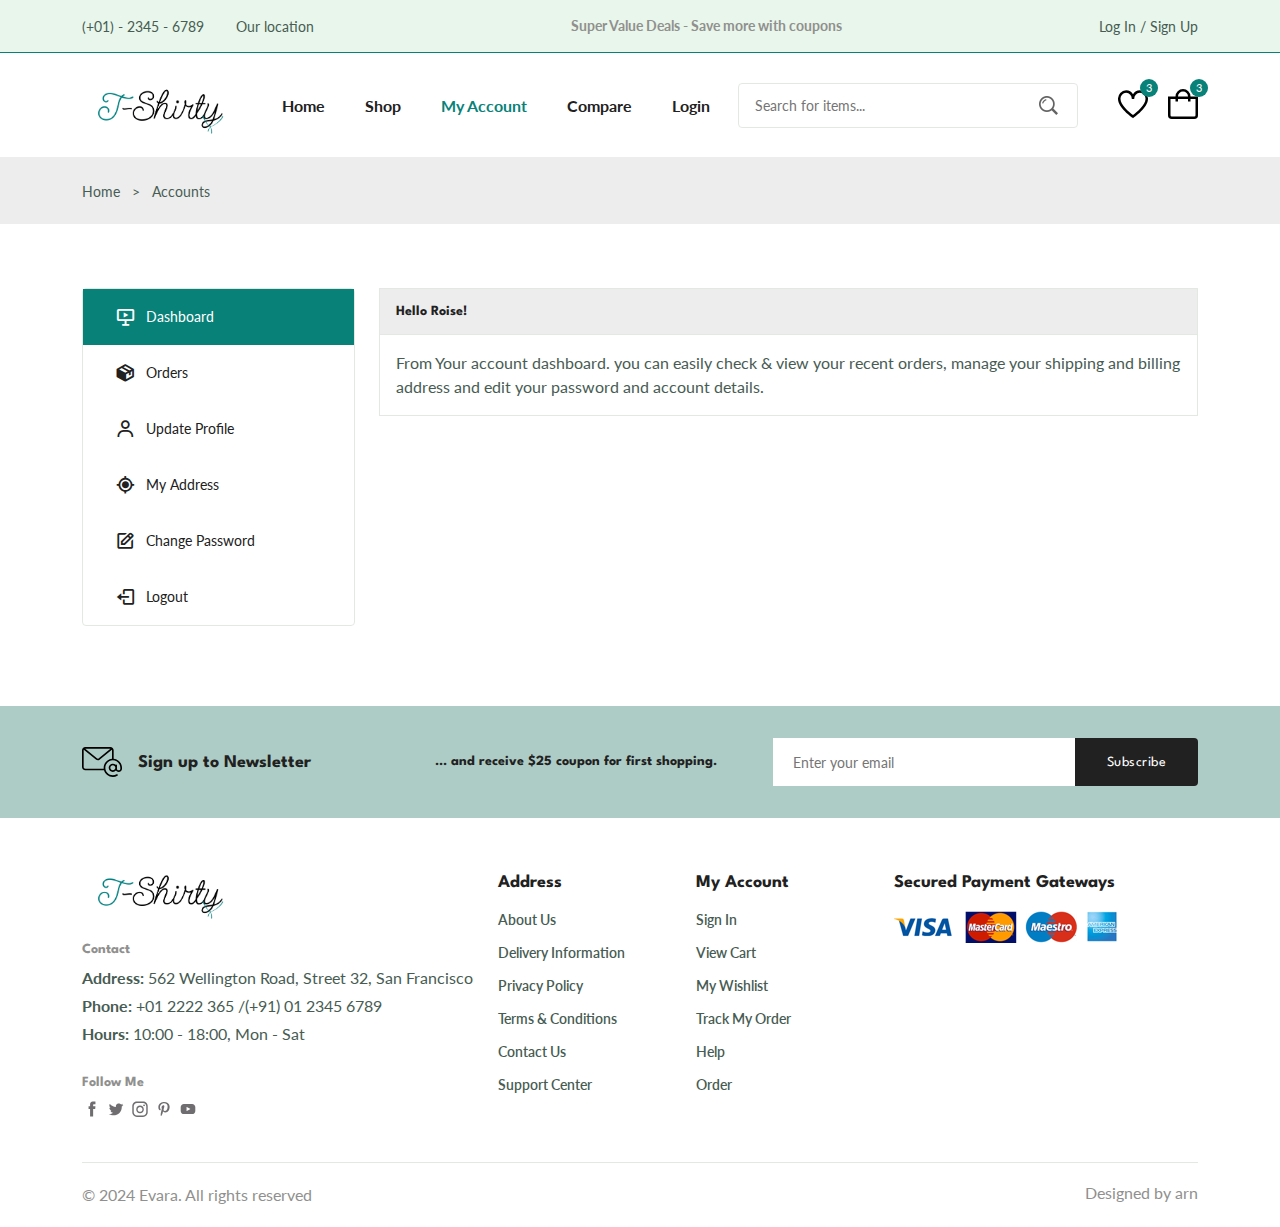
<file: accounts.html>
<!DOCTYPE html>
<html lang="en">
<head>
    <meta charset="UTF-8">
    <meta name="viewport" content="width=device-width, initial-scale=1.0">
    <link href='https://unpkg.com/boxicons@2.1.4/css/boxicons.min.css' rel='stylesheet'>
    <link
    rel="stylesheet"
    href="https://cdn.jsdelivr.net/npm/swiper@11/swiper-bundle.min.css"
  />
  <link rel="stylesheet" href="css/style.css">
  <link rel="shortcut icon" href="img/tshirty (4).png" type="image/x-icon">
    <title>Accounts</title>
</head>
<body>
    
    <header class="header">
        <div class="header-top">
            <div class="header-container container">
                <div class="header-contact">
                    <span>(+01) - 2345 - 6789</span>
                    <span> Our location </span>
                </div>

                <p class="header-alert-news">
                    Super Value Deals - Save more with coupons
                </p>

                <a href="login-register.html" class="header-top-action">
                    Log In / Sign Up
                </a>
            </div>
        </div>

        <nav class="nav container">
            <a href="index.html" class="nav-logo">
                <img src="img/tshirty (4).png" class="nav-logo-img">
            </a>

            <div class="nav-menu" id="nav-menu">
                <ul class="nav-list">
                    <li class="nav-item">
                        <a href="index.html" class="nav-link">Home</a>
                    </li>
                    <li class="nav-item">
                        <a href="shop.html" class="nav-link ">Shop</a>
                    </li>
                    <li class="nav-item">
                        <a href="accounts.html" class="nav-link active-link">My Account</a>
                    </li>
                    <li class="nav-item">
                        <a href="compare.html" class="nav-link ">Compare</a>
                    </li>
                    <li class="nav-item">
                        <a href="login-register.html" class="nav-link">Login</a>
                    </li>
                </ul>

                <div class="header-search">
                    <input type="text" class="form-input" placeholder="Search for items...">

                    <button class="search-btn">
                        <img src="img/search.png">
                    </button>
                </div>
            </div>


            <div class="header-user-action">
                <a href="wishlist.html" class="header-action-btn">
                    <img src="img/icon-heart.svg">
                    <span class="count">3</span>
                </a>
                <a href="cart.html" class="header-action-btn">
                    <img src="img/icon-cart.svg">
                    <span class="count">3</span>
                </a>
            </div>
        </nav>
    </header>

    <main class="main">

        <section class="breadcrumb">
            <ul class="breadcrumb-list flex container">
                <li><a href="index.html" class="breadcrumb-link">Home</a></li>
                <li><span class="breadcrumb-link">></span></li>
                <li><span class="breadcrumb-link">Accounts</span></li>
            </ul>
        </section>

        <section class="accounts section-lg">
            <div class="accounts-container container grid">
                <div class="accounts-tabs">
                    <p class="accounts-tab active-tab" data-target="#dashboard">
                        <i class='bx bx-slideshow' ></i> Dashboard
                    </p>

                    <p class="accounts-tab" data-target="#orders">
                        <i class='bx bxs-package' ></i> Orders
                    </p>

                    <p class="accounts-tab" data-target="#update-profile">
                        <i class='bx bx-user' ></i> Update Profile
                    </p>

                    <p class="accounts-tab" data-target="#address">
                        <i class='bx bx-current-location' ></i> My Address
                    </p>

                    <p class="accounts-tab" data-target="#change-password">
                        <i class='bx bx-edit' ></i> Change Password
                    </p>

                    <p class="accounts-tab">
                        <i class='bx bx-log-out' ></i> Logout
                    </p>
                </div>

                <div class="tabs-content">
                    <div class="tab-content active-tab" content id="dashboard">
                        <h3 class="tab-header">Hello Roise!</h3>

                        <div class="tab-body">
                            <p class="tab-description">
                                From Your account dashboard. you can easily check & view your recent orders, manage your shipping and billing address and edit your password and account details.
                            </p>
                        </div>
                    </div>

                    <div class="tab-content" content id="orders">
                        <h3 class="tab-header">Your Orders</h3>

                        <div class="tab-body">
                            <table class="placed-order-table">
                                <tr>
                                    <th>Orders</th>
                                    <th>Date</th>
                                    <th>Status</th>
                                    <th>Total</th>
                                    <th>Actions</th>
                                </tr>

                                <tr>
                                    <td>#1368</td>
                                    <td>March 24, 2024</td>
                                    <td>Processing</td>
                                    <td>$125.00</td>
                                    <td><a href="#" class="view-order">View</a></td>
                                </tr>

                                <tr>
                                    <td>#1468</td>
                                    <td>June29, 2024</td>
                                    <td>Completed</td>
                                    <td>$364.00</td>
                                    <td><a href="#" class="view-order">View</a></td>
                                </tr>

                                <tr>
                                    <td>#2356</td>
                                    <td>August 02,2023</td>
                                    <td>Completed</td>
                                    <td>$280.00</td>
                                    <td><a href="#" class="view-order">View</a></td>
                                </tr>
                            </table>
                        </div>
                    </div>


                    <div class="tab-content" content id="update-profile">
                        <h3 class="tab-header">Update Profile</h3>

                        <div class="tab-body">
                            <form action="#" class="form grid">
                                <input type="text" placeholder="Username" class="form-input">

                                <div class="form-btn">
                                    <button class="btn btn-md">Save</button>
                                </div>
                            </form>
                        </div>
                    </div>

                    <div class="tab-content" content id="address">
                        <h3 class="tab-header">Shipping Address</h3>

                        <div class="tab-body">
                            <address class="addrress">
                                3522 Interstate <br> 75 Business Spur, <br> Sault Ste. <br> Marie, MI 49783
                            </address>
                            <p class="city"> New York</p>
                            <a href="#" class="edit">Edit</a>
                        </div>
                    </div>

                    <div class="tab-content" content id="change-password">
                        <h3 class="tab-header">Change Password</h3>

                        <div class="tab-body">
                            <form action="#" class="form grid">
                                <input type="password" placeholder="Current Password" class="form-input">
                                <input type="password" placeholder="New Password" class="form-input">
                                <input type="password" placeholder="Confirm Password" class="form-input">

                                <div class="form-btn">
                                    <button class="btn btn-md">Save</button>
                                </div>
                            </form>
                        </div>
                    </div>
                </div>
            </div>
        </section>

        <section class="newsletter section home-newsletter" >
            <div class="newsletter-container container grid">
                <h3 class="newsletter-title flex">
                    <img src="img/icon-email.svg" class="newsletter-icon">
                    Sign up to Newsletter
                </h3>

                <p class="newsletter-description">
                    ... and receive $25 coupon for first shopping.
                </p>

                <form action="" class="newsletter-form">
                    <input type="text" class="newsletter-input" placeholder="Enter your email">
                    <button type="submit" class="newsletter-btn">Subscribe</button>
                </form>
            </div>
        </section>
    </main>


    <footer class="footer container">
        <div class="footer-container grid">
            <div class="footer-content">
                <a href="index.html" class="footer-logo">
                    <img src="img/tshirty (4).png" class="footer-logo-img">
                </a>

                <h4 class="footer-subtitle">Contact</h4>

                <p class="footer-description">
                    <span>Address: </span>562 Wellington Road, Street 32, San Francisco
                </p>

                <p class="footer-description">
                    <span>Phone: </span> +01 2222 365 /(+91) 01 2345 6789
                </p>

                <p class="footer-description">
                    <span>Hours: </span> 10:00 - 18:00, Mon - Sat
                </p>

                <div class="footer-social">
                    <h4 class="footer-subtitle">Follow Me</h4>

                    <div class="footer-social-links">
                        <a href="">
                            <img src="img/icon-facebook.svg" class="footer-social-icon">
                        </a>
                        <a href="">
                            <img src="img/icon-twitter.svg" class="footer-social-icon">
                        </a>
                        <a href="">
                            <img src="img/icon-instagram.svg" class="footer-social-icon">
                        </a>
                        <a href="">
                            <img src="img/icon-pinterest.svg" class="footer-social-icon">
                        </a>
                        <a href="">
                            <img src="img/icon-youtube.svg" class="footer-social-icon">
                        </a>
                    </div>
                </div>
            </div>

            <div class="footer-content">
                <h3 class="footer-title">Address</h3>

                <ul class="footer-links">
                    <li><a href="" class="footer-link">About Us</a></li>
                    <li><a href="" class="footer-link">Delivery Information</a></li>
                    <li><a href="" class="footer-link">Privacy Policy</a></li>
                    <li><a href="" class="footer-link">Terms & Conditions</a></li>
                    <li><a href="" class="footer-link">Contact Us</a></li>
                    <li><a href="" class="footer-link">Support Center</a></li>
                </ul>
            </div>

            <div class="footer-content">
                <h3 class="footer-title">My Account</h3>

                <ul class="footer-links">
                    <li><a href="" class="footer-link">Sign In</a></li>
                    <li><a href="" class="footer-link">View Cart</a></li>
                    <li><a href="" class="footer-link">My Wishlist</a></li>
                    <li><a href="" class="footer-link">Track My Order</a></li>
                    <li><a href="" class="footer-link">Help</a></li>
                    <li><a href="" class="footer-link">Order</a></li>
                </ul>
            </div>

            <div class="footer-content">
                <h3 class="footer-title">Secured Payment Gateways</h3>

                <img src="img/payment-method.png" class="payment-img">
            </div>
        </div>

        <div class="footer-bottom">
            <p class="copyright">&copy; 2024 Evara. All rights reserved</p>
            <span class="designer">Designed by arn</span>
        </div>
    </footer>

    <script src="https://cdn.jsdelivr.net/npm/swiper@11/swiper-bundle.min.js"></script>
    <script src="js/main.js"></script>
</body>
</html>
</file>
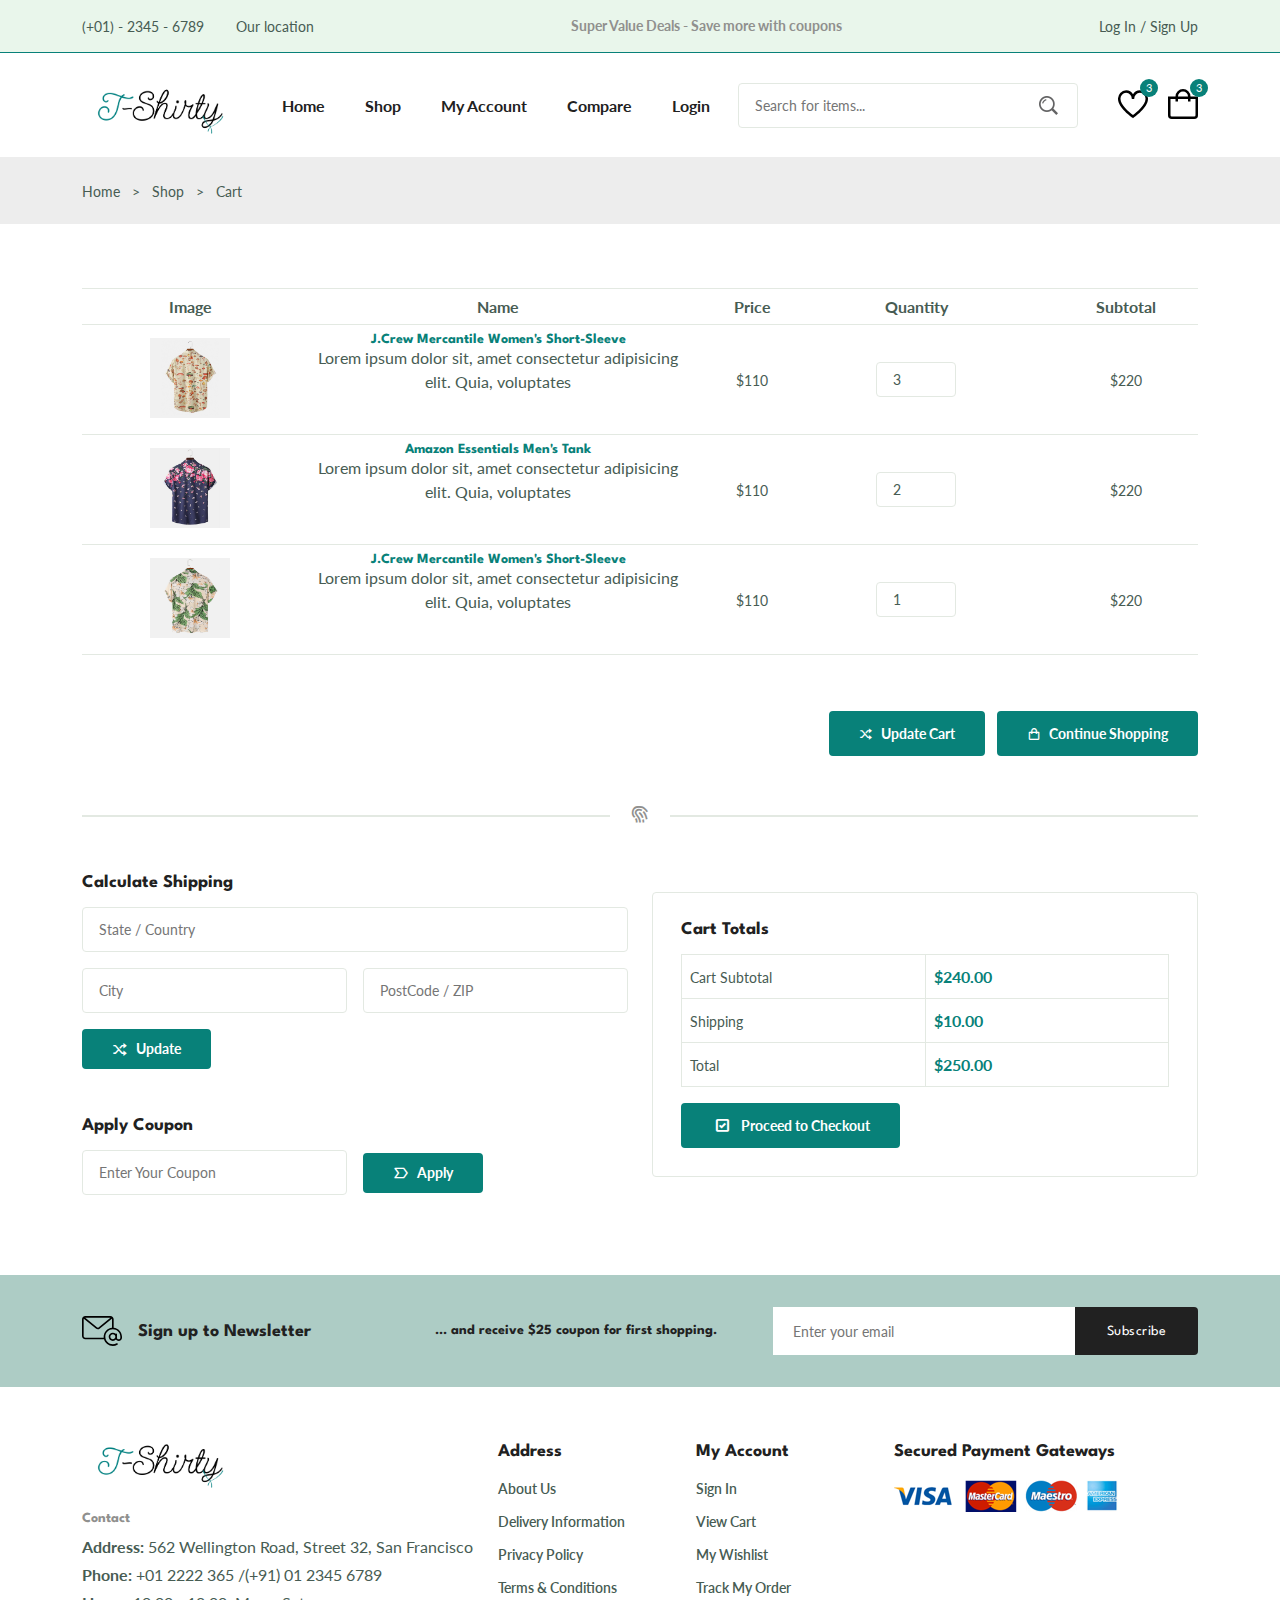
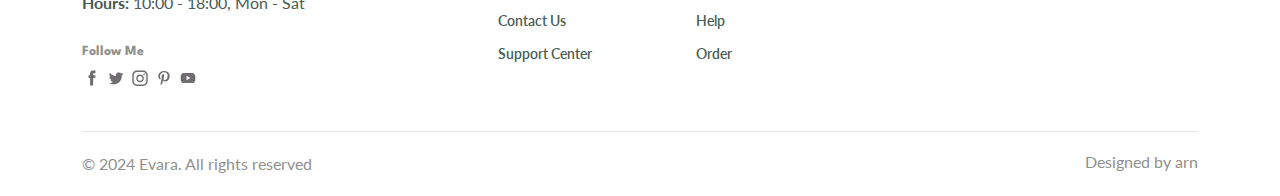
<file: cart.html>
<!DOCTYPE html>
<html lang="en">
<head>
    <meta charset="UTF-8">
    <meta name="viewport" content="width=device-width, initial-scale=1.0">
    <link href='https://unpkg.com/boxicons@2.1.4/css/boxicons.min.css' rel='stylesheet'>
    <link
    rel="stylesheet"
    href="https://cdn.jsdelivr.net/npm/swiper@11/swiper-bundle.min.css"
  />
  <link rel="stylesheet" href="css/style.css">
  <link rel="shortcut icon" href="img/tshirty (4).png" type="image/x-icon">
    <title>Cart</title>
</head>
<body>
    
    <header class="header">
        <div class="header-top">
            <div class="header-container container">
                <div class="header-contact">
                    <span>(+01) - 2345 - 6789</span>
                    <span> Our location </span>
                </div>

                <p class="header-alert-news">
                    Super Value Deals - Save more with coupons
                </p>

                <a href="login-register.html" class="header-top-action">
                    Log In / Sign Up
                </a>
            </div>
        </div>

        <nav class="nav container">
            <a href="index.html" class="nav-logo">
                <img src="img/tshirty (4).png" class="nav-logo-img">
            </a>

            <div class="nav-menu" id="nav-menu">
                <ul class="nav-list">
                    <li class="nav-item">
                        <a href="index.html" class="nav-link">Home</a>
                    </li>
                    <li class="nav-item">
                        <a href="shop.html" class="nav-link ">Shop</a>
                    </li>
                    <li class="nav-item">
                        <a href="accounts.html" class="nav-link">My Account</a>
                    </li>
                    <li class="nav-item">
                        <a href="compare.html" class="nav-link">Compare</a>
                    </li>
                    <li class="nav-item">
                        <a href="login-register.html" class="nav-link">Login</a>
                    </li>
                </ul>

                <div class="header-search">
                    <input type="text" class="form-input" placeholder="Search for items...">

                    <button class="search-btn">
                        <img src="img/search.png">
                    </button>
                </div>
            </div>


            <div class="header-user-action">
                <a href="wishlist.html" class="header-action-btn">
                    <img src="img/icon-heart.svg">
                    <span class="count">3</span>
                </a>
                <a href="cart.html" class="header-action-btn">
                    <img src="img/icon-cart.svg">
                    <span class="count">3</span>
                </a>
            </div>
        </nav>
    </header>


    <main class="main">

        <section class="breadcrumb">
            <ul class="breadcrumb-list flex container">
                <li><a href="index.html" class="breadcrumb-link">Home</a></li>
                <li><span class="breadcrumb-link">></span></li>
                <li><span class="breadcrumb-link">Shop</span></li>
                <li><span class="breadcrumb-link">></span></li>
                <li><span class="breadcrumb-link">Cart</span></li>
            </ul>
        </section>

        <section class="cart section-lg container">
            <div class="table-container">
                <table class="table">
                    <tr>
                        <th>Image</th>
                        <th>Name</th>
                        <th>Price</th>
                        <th>Quantity</th>
                        <th>Subtotal</th>
                        <th>Removal</th>
                    </tr>

                    <tr>
                        <td>
                            <img src="img/product-1-2.jpg" class="table-img">
                        </td>

                        <td>
                            <h3 class="table-title">
                                J.Crew Mercantile Women's Short-Sleeve
                            </h3>
                            <p class="table description">
                                Lorem ipsum dolor sit, amet consectetur adipisicing elit. Quia, voluptates
                            </p>
                        </td>

                        <td><span class="table-price">$110</span></td>

                        <td><input type="number" min="0" value="3" class="quantity"></td>

                        <td><span class="table-subtotal">$220</span></td>

                        <td><i class='bx bx-trash table-trash'></i></td>
                    </tr>

                    <tr>
                        <td>
                            <img src="img/product-6-2.jpg" class="table-img">
                        </td>

                        <td>
                            <h3 class="table-title">
                                Amazon Essentials Men's Tank
                            </h3>
                            <p class="table description">
                                Lorem ipsum dolor sit, amet consectetur adipisicing elit. Quia, voluptates
                            </p>
                        </td>

                        <td><span class="table-price">$110</span></td>

                        <td><input type="number" min="0" value="2" class="quantity"></td>

                        <td><span class="table-subtotal">$220</span></td>

                        <td><i class='bx bx-trash table-trash'></i></td>
                    </tr>

                    <tr>
                        <td>
                            <img src="img/product-9-2.jpg" class="table-img">
                        </td>

                        <td>
                            <h3 class="table-title">
                                J.Crew Mercantile Women's Short-Sleeve
                            </h3>
                            <p class="table description">
                                Lorem ipsum dolor sit, amet consectetur adipisicing elit. Quia, voluptates
                            </p>
                        </td>

                        <td><span class="table-price">$110</span></td>

                        <td><input type="number" min="0" value="1" class="quantity"></td>

                        <td><span class="table-subtotal">$220</span></td>

                        <td><i class='bx bx-trash table-trash'></i></td>
                    </tr>
                </table>
            </div>

            <div class="cart-actions">
                <a href="#" class="btn flex btn-md">
                    <i class='bx bx-shuffle' ></i> Update Cart
                </a>

                <a href="#" class="btn flex btn-md">
                    <i class='bx bx-shopping-bag' ></i> Continue Shopping
                </a>
            </div>

            <div class="divider">
                <i class='bx bx-fingerprint'></i>
            </div>

            <div class="cart-group grid">
                <div>
                    <div class="cart-shipping">
                        <h3 class="section-title">
                            Calculate Shipping
                        </h3>

                        <form action="#" class="form grid">
                            <input type="text" placeholder="State / Country" class="form-input">

                            <div class="form-group grid">
                                <input type="text" placeholder="City" class="form-input">

                                <input type="text" placeholder="PostCode / ZIP" class="form-input">
                            </div>

                            <div class="form-btn">
                                <button class="btn flex btn-sm">
                                    <i class='bx bx-shuffle' ></i> Update
                                </button>
                            </div>
                        </form>
                    </div>

                    <div class="cart-coupon">
                        <h3 class="section-title">Apply Coupon</h3>

                        <form action="#" class="coupon-form form grid">
                            <div class="form-group grid">
                                <input type="text" class="form-input" placeholder="Enter Your Coupon">

                                <div class="form-btn">
                                    <button class="btn flex btn-sm">
                                        <i class='bx bx-label' ></i> Apply
                                    </button>
                                </div>
                            </div>
                        </form>
                    </div>
                </div>


                <div class="cart-total">
                    <h3 class="section-title">Cart Totals</h3>

                    <table class="cart-total-table">
                        <tr>
                            <td><span class="cart-total-title">Cart Subtotal</span></td>
                            <td><span class="cart-total-price">$240.00</span></td>
                        </tr>

                        <tr>
                            <td><span class="cart-total-title">Shipping</span></td>
                            <td><span class="cart-total-price">$10.00</span></td>
                        </tr>

                        <tr>
                            <td><span class="cart-total-title">Total</span></td>
                            <td><span class="cart-total-price">$250.00</span></td>
                        </tr>
                    </table>

                    <a href="checkout.html" class="btn flex btn-md">
                        <i class='bx bx-checkbox-checked'></i> Proceed to Checkout
                    </a>
                </div>
            </div>
        </section>


        <section class="newsletter section home-newsletter">
            <div class="newsletter-container container grid">
                <h3 class="newsletter-title flex">
                    <img src="img/icon-email.svg" class="newsletter-icon">
                    Sign up to Newsletter
                </h3>

                <p class="newsletter-description">
                    ... and receive $25 coupon for first shopping.
                </p>

                <form action="" class="newsletter-form">
                    <input type="text" class="newsletter-input" placeholder="Enter your email">
                    <button type="submit" class="newsletter-btn">Subscribe</button>
                </form>
            </div>
        </section>

    </main>



    <footer class="footer container">
        <div class="footer-container grid">
            <div class="footer-content">
                <a href="index.html" class="footer-logo">
                    <img src="img/tshirty (4).png" class="footer-logo-img">
                </a>

                <h4 class="footer-subtitle">Contact</h4>

                <p class="footer-description">
                    <span>Address: </span>562 Wellington Road, Street 32, San Francisco
                </p>

                <p class="footer-description">
                    <span>Phone: </span> +01 2222 365 /(+91) 01 2345 6789
                </p>

                <p class="footer-description">
                    <span>Hours: </span> 10:00 - 18:00, Mon - Sat
                </p>

                <div class="footer-social">
                    <h4 class="footer-subtitle">Follow Me</h4>

                    <div class="footer-social-links">
                        <a href="">
                            <img src="img/icon-facebook.svg" class="footer-social-icon">
                        </a>
                        <a href="">
                            <img src="img/icon-twitter.svg" class="footer-social-icon">
                        </a>
                        <a href="">
                            <img src="img/icon-instagram.svg" class="footer-social-icon">
                        </a>
                        <a href="">
                            <img src="img/icon-pinterest.svg" class="footer-social-icon">
                        </a>
                        <a href="">
                            <img src="img/icon-youtube.svg" class="footer-social-icon">
                        </a>
                    </div>
                </div>
            </div>

            <div class="footer-content">
                <h3 class="footer-title">Address</h3>

                <ul class="footer-links">
                    <li><a href="" class="footer-link">About Us</a></li>
                    <li><a href="" class="footer-link">Delivery Information</a></li>
                    <li><a href="" class="footer-link">Privacy Policy</a></li>
                    <li><a href="" class="footer-link">Terms & Conditions</a></li>
                    <li><a href="" class="footer-link">Contact Us</a></li>
                    <li><a href="" class="footer-link">Support Center</a></li>
                </ul>
            </div>

            <div class="footer-content">
                <h3 class="footer-title">My Account</h3>

                <ul class="footer-links">
                    <li><a href="" class="footer-link">Sign In</a></li>
                    <li><a href="" class="footer-link">View Cart</a></li>
                    <li><a href="" class="footer-link">My Wishlist</a></li>
                    <li><a href="" class="footer-link">Track My Order</a></li>
                    <li><a href="" class="footer-link">Help</a></li>
                    <li><a href="" class="footer-link">Order</a></li>
                </ul>
            </div>

            <div class="footer-content">
                <h3 class="footer-title">Secured Payment Gateways</h3>

                <img src="img/payment-method.png" class="payment-img">
            </div>
        </div>

        <div class="footer-bottom">
            <p class="copyright">&copy; 2024 Evara. All rights reserved</p>
            <span class="designer">Designed by arn</span>
        </div>
    </footer>


    <script src="https://cdn.jsdelivr.net/npm/swiper@11/swiper-bundle.min.js"></script>
    <script src="js/main.js"></script>
</body>
</html>
</file>
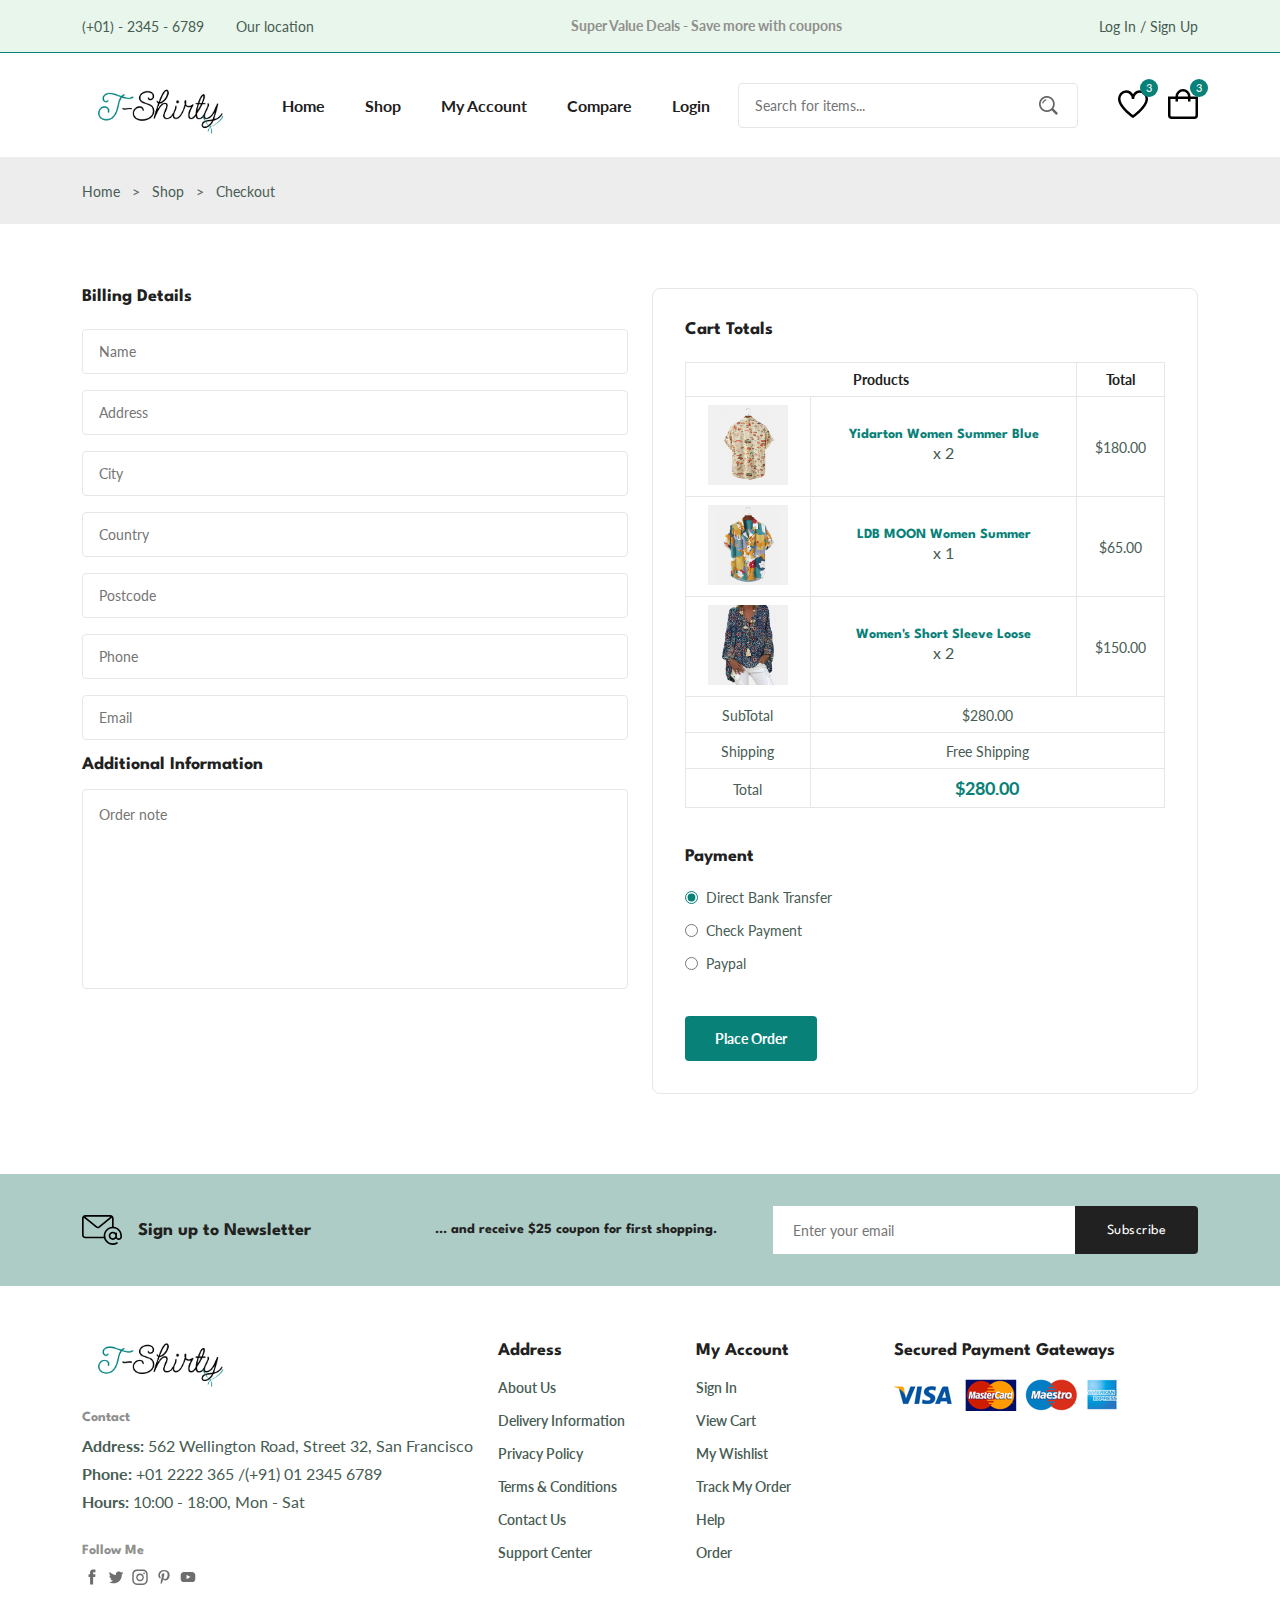
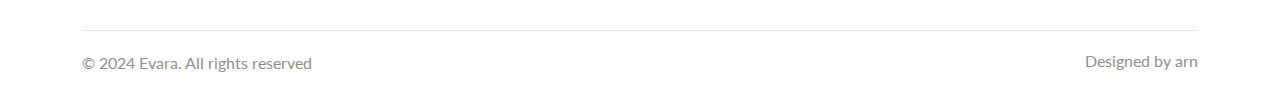
<file: checkout.html>
<!DOCTYPE html>
<html lang="en">
<head>
    <meta charset="UTF-8">
    <meta name="viewport" content="width=device-width, initial-scale=1.0">
    <link href='https://unpkg.com/boxicons@2.1.4/css/boxicons.min.css' rel='stylesheet'>
    <link
    rel="stylesheet"
    href="https://cdn.jsdelivr.net/npm/swiper@11/swiper-bundle.min.css"
  />
  <link rel="stylesheet" href="css/style.css">
  <link rel="shortcut icon" href="img/tshirty (4).png" type="image/x-icon">
    <title>checkout</title>
</head>
<body>
    
    <header class="header">
        <div class="header-top">
            <div class="header-container container">
                <div class="header-contact">
                    <span>(+01) - 2345 - 6789</span>
                    <span> Our location </span>
                </div>

                <p class="header-alert-news">
                    Super Value Deals - Save more with coupons
                </p>

                <a href="login-register.html" class="header-top-action">
                    Log In / Sign Up
                </a>
            </div>
        </div>

        <nav class="nav container">
            <a href="index.html" class="nav-logo">
                <img src="img/tshirty (4).png" class="nav-logo-img">
            </a>

            <div class="nav-menu" id="nav-menu">
                <ul class="nav-list">
                    <li class="nav-item">
                        <a href="index.html" class="nav-link">Home</a>
                    </li>
                    <li class="nav-item">
                        <a href="shop.html" class="nav-link ">Shop</a>
                    </li>
                    <li class="nav-item">
                        <a href="accounts.html" class="nav-link">My Account</a>
                    </li>
                    <li class="nav-item">
                        <a href="compare.html" class="nav-link">Compare</a>
                    </li>
                    <li class="nav-item">
                        <a href="login-register.html" class="nav-link">Login</a>
                    </li>
                </ul>

                <div class="header-search">
                    <input type="text" class="form-input" placeholder="Search for items...">

                    <button class="search-btn">
                        <img src="img/search.png">
                    </button>
                </div>
            </div>


            <div class="header-user-action">
                <a href="wishlist.html" class="header-action-btn">
                    <img src="img/icon-heart.svg">
                    <span class="count">3</span>
                </a>
                <a href="cart.html" class="header-action-btn">
                    <img src="img/icon-cart.svg">
                    <span class="count">3</span>
                </a>
            </div>
        </nav>
    </header>

    <main class="main">

        <section class="breadcrumb">
            <ul class="breadcrumb-list flex container">
                <li><a href="index.html" class="breadcrumb-link">Home</a></li>
                <li><span class="breadcrumb-link">></span></li>
                <li><span class="breadcrumb-link">Shop</span></li>
                <li><span class="breadcrumb-link">></span></li>
                <li><span class="breadcrumb-link">Checkout</span></li>
            </ul>
        </section>

        <section class="checkout section-lg">
            <div class="checkout-container container grid">
                <div class="checkout-group">
                    <h3 class="section-title">Billing Details</h3>

                    <form action="#" class="form grid">
                        <input type="text" placeholder="Name" class="form-input">
                        <input type="text" placeholder="Address" class="form-input">
                        <input type="text" placeholder="City" class="form-input">
                        <input type="text" placeholder="Country" class="form-input">
                        <input type="text" placeholder="Postcode" class="form-input">
                        <input type="text" placeholder="Phone" class="form-input">
                        <input type="email" placeholder="Email" class="form-input">

                        <h3 class="checkout-title">Additional Information</h3>

                        <textarea placeholder="Order note" cols="30" rows="10" class="form-input textarea"></textarea>
                    </form>
                </div>

                <div class="checkout-group">
                    <h3 class="section-title">Cart Totals</h3>

                    <table class="order-table">
                        <tr>
                            <th colspan="2">Products</th>
                            <th>Total</th>
                        </tr>

                        <tr>
                            <td><img src="img/product-1-2.jpg" class="order-img"></td>
                            <td>
                                <h3 class="table-title">Yidarton Women Summer Blue</h3>
                                <p class="table-quantity">x 2</p>
                            </td>
                            <td><span class="table-price">$180.00</span></td>
                        </tr>

                        <tr>
                            <td><img src="img/product-2-1.jpg" class="order-img"></td>
                            <td>
                                <h3 class="table-title">LDB MOON Women Summer</h3>
                                <p class="table-quantity">x 1</p>
                            </td>
                            <td><span class="table-price">$65.00</span></td>
                        </tr>

                        <tr>
                            <td><img src="img/product-7-2.jpg" class="order-img"></td>
                            <td>
                                <h3 class="table-title">Women's Short Sleeve Loose</h3>
                                <p class="table-quantity">x 2</p>
                            </td>
                            <td><span class="table-price">$150.00</span></td>
                        </tr>

                        <tr>
                            <td><span class="order-subtitle">SubTotal</span></td>
                            <td colspan="2"><span class="table-price">$280.00</span></td>
                        </tr>

                        <tr>
                            <td><span class="order-subtitle">Shipping</span></td>
                            <td colspan="2"><span class="table-price">Free Shipping</span></td>
                        </tr>

                        <tr>
                            <td><span class="order-subtitle">Total</span></td>
                            <td colspan="2"><span class="order-grand-total">$280.00</span></td>
                        </tr>

                    </table>

                    <div class="payment-methods">
                        <h3 class="checkout-title payment-title">Payment</h3>

                        <div class="payment-option flex">
                            <input type="radio" name="radio" checked class="payment-input">
                            <label for="" class="payment-label">Direct Bank Transfer</label>
                        </div>

                        <div class="payment-option flex">
                            <input type="radio" name="radio" class="payment-input">
                            <label for="" class="payment-label">Check Payment</label>
                        </div>

                        <div class="payment-option flex">
                            <input type="radio" name="radio" class="payment-input">
                            <label for="" class="payment-label">Paypal</label>
                        </div>

                    </div>

                    <button class="btn btn-md">Place Order</button>
                </div>
            </div>
        </section>

        <section class="newsletter section home-newsletter" >
            <div class="newsletter-container container grid">
                <h3 class="newsletter-title flex">
                    <img src="img/icon-email.svg" class="newsletter-icon">
                    Sign up to Newsletter
                </h3>

                <p class="newsletter-description">
                    ... and receive $25 coupon for first shopping.
                </p>

                <form action="" class="newsletter-form">
                    <input type="text" class="newsletter-input" placeholder="Enter your email">
                    <button type="submit" class="newsletter-btn">Subscribe</button>
                </form>
            </div>
        </section>
    </main>


    <footer class="footer container">
        <div class="footer-container grid">
            <div class="footer-content">
                <a href="index.html" class="footer-logo">
                    <img src="img/tshirty (4).png" class="footer-logo-img">
                </a>

                <h4 class="footer-subtitle">Contact</h4>

                <p class="footer-description">
                    <span>Address: </span>562 Wellington Road, Street 32, San Francisco
                </p>

                <p class="footer-description">
                    <span>Phone: </span> +01 2222 365 /(+91) 01 2345 6789
                </p>

                <p class="footer-description">
                    <span>Hours: </span> 10:00 - 18:00, Mon - Sat
                </p>

                <div class="footer-social">
                    <h4 class="footer-subtitle">Follow Me</h4>

                    <div class="footer-social-links">
                        <a href="">
                            <img src="img/icon-facebook.svg" class="footer-social-icon">
                        </a>
                        <a href="">
                            <img src="img/icon-twitter.svg" class="footer-social-icon">
                        </a>
                        <a href="">
                            <img src="img/icon-instagram.svg" class="footer-social-icon">
                        </a>
                        <a href="">
                            <img src="img/icon-pinterest.svg" class="footer-social-icon">
                        </a>
                        <a href="">
                            <img src="img/icon-youtube.svg" class="footer-social-icon">
                        </a>
                    </div>
                </div>
            </div>

            <div class="footer-content">
                <h3 class="footer-title">Address</h3>

                <ul class="footer-links">
                    <li><a href="" class="footer-link">About Us</a></li>
                    <li><a href="" class="footer-link">Delivery Information</a></li>
                    <li><a href="" class="footer-link">Privacy Policy</a></li>
                    <li><a href="" class="footer-link">Terms & Conditions</a></li>
                    <li><a href="" class="footer-link">Contact Us</a></li>
                    <li><a href="" class="footer-link">Support Center</a></li>
                </ul>
            </div>

            <div class="footer-content">
                <h3 class="footer-title">My Account</h3>

                <ul class="footer-links">
                    <li><a href="" class="footer-link">Sign In</a></li>
                    <li><a href="" class="footer-link">View Cart</a></li>
                    <li><a href="" class="footer-link">My Wishlist</a></li>
                    <li><a href="" class="footer-link">Track My Order</a></li>
                    <li><a href="" class="footer-link">Help</a></li>
                    <li><a href="" class="footer-link">Order</a></li>
                </ul>
            </div>

            <div class="footer-content">
                <h3 class="footer-title">Secured Payment Gateways</h3>

                <img src="img/payment-method.png" class="payment-img">
            </div>
        </div>

        <div class="footer-bottom">
            <p class="copyright">&copy; 2024 Evara. All rights reserved</p>
            <span class="designer">Designed by arn</span>
        </div>
    </footer>

    <script src="https://cdn.jsdelivr.net/npm/swiper@11/swiper-bundle.min.js"></script>
    <script src="js/main.js"></script>
</body>
</html>
</file>
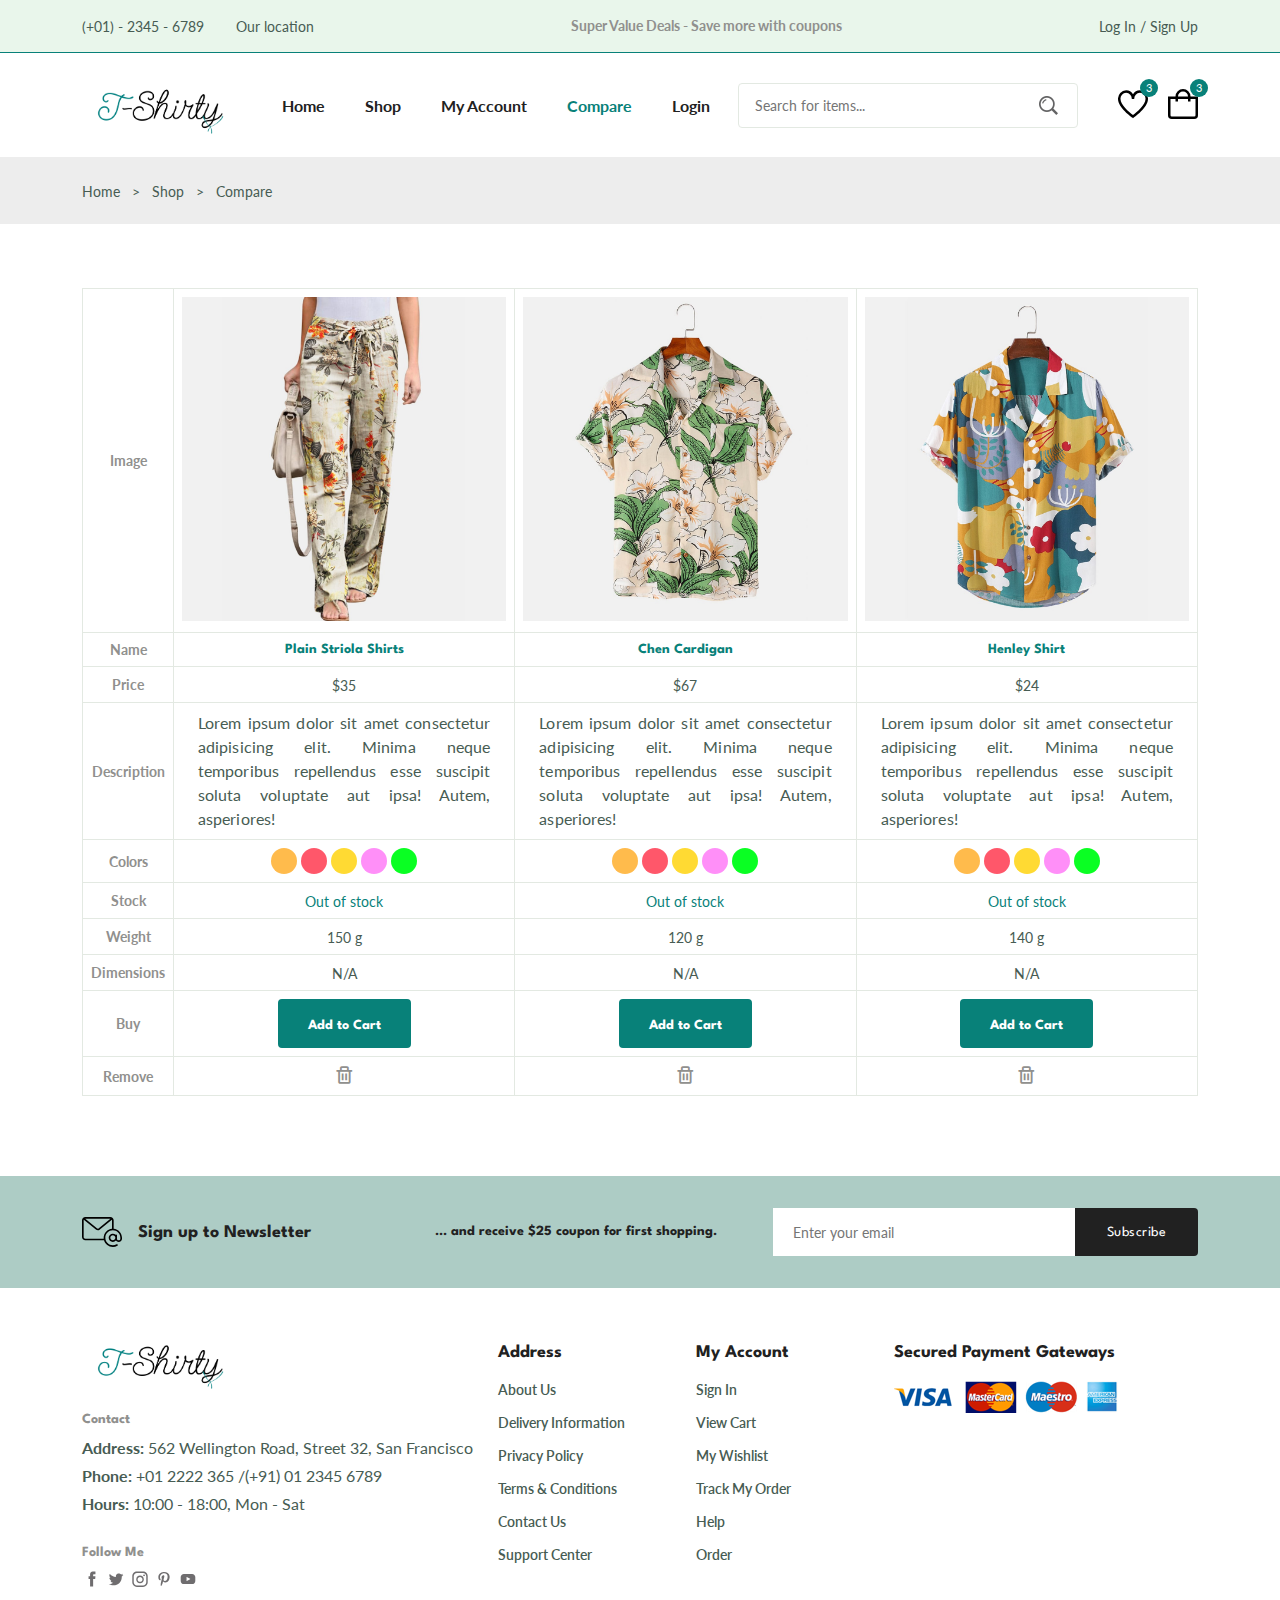
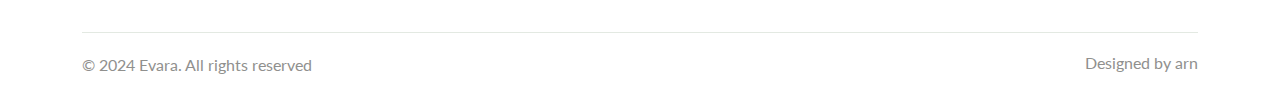
<file: compare.html>
<!DOCTYPE html>
<html lang="en">
<head>
    <meta charset="UTF-8">
    <meta name="viewport" content="width=device-width, initial-scale=1.0">
    <link href='https://unpkg.com/boxicons@2.1.4/css/boxicons.min.css' rel='stylesheet'>
    <link
    rel="stylesheet"
    href="https://cdn.jsdelivr.net/npm/swiper@11/swiper-bundle.min.css"
  />
  <link rel="stylesheet" href="css/style.css">
  <link rel="shortcut icon" href="img/tshirty (4).png" type="image/x-icon">
    <title>compare</title>
</head>
<body>

    
    <header class="header">
        <div class="header-top">
            <div class="header-container container">
                <div class="header-contact">
                    <span>(+01) - 2345 - 6789</span>
                    <span> Our location </span>
                </div>

                <p class="header-alert-news">
                    Super Value Deals - Save more with coupons
                </p>

                <a href="login-register.html" class="header-top-action">
                    Log In / Sign Up
                </a>
            </div>
        </div>

        <nav class="nav container">
            <a href="index.html" class="nav-logo">
                <img src="img/tshirty (4).png" class="nav-logo-img">
            </a>

            <div class="nav-menu" id="nav-menu">
                <ul class="nav-list">
                    <li class="nav-item">
                        <a href="index.html" class="nav-link">Home</a>
                    </li>
                    <li class="nav-item">
                        <a href="shop.html" class="nav-link ">Shop</a>
                    </li>
                    <li class="nav-item">
                        <a href="accounts.html" class="nav-link">My Account</a>
                    </li>
                    <li class="nav-item">
                        <a href="compare.html" class="nav-link active-link">Compare</a>
                    </li>
                    <li class="nav-item">
                        <a href="login-register.html" class="nav-link">Login</a>
                    </li>
                </ul>

                <div class="header-search">
                    <input type="text" class="form-input" placeholder="Search for items...">

                    <button class="search-btn">
                        <img src="img/search.png">
                    </button>
                </div>
            </div>


            <div class="header-user-action">
                <a href="wishlist.html" class="header-action-btn">
                    <img src="img/icon-heart.svg">
                    <span class="count">3</span>
                </a>
                <a href="cart.html" class="header-action-btn">
                    <img src="img/icon-cart.svg">
                    <span class="count">3</span>
                </a>
            </div>
        </nav>
    </header>
    
    <main class="main">

        <section class="breadcrumb">
            <ul class="breadcrumb-list flex container">
                <li><a href="index.html" class="breadcrumb-link">Home</a></li>
                <li><span class="breadcrumb-link">></span></li>
                <li><span class="breadcrumb-link">Shop</span></li>
                <li><span class="breadcrumb-link">></span></li>
                <li><span class="breadcrumb-link">Compare</span></li>
            </ul>
        </section>

        <section class="compare container section-lg">
            <table class="compare-table">
                <tr>
                    <th>Image</th>
                    <td>
                        <img src="img/product-11-1.jpg" class="comprae-img">
                    </td>
                    <td>
                        <img src="img/product-9-1.jpg" class="comprae-img">
                    </td>
                    <td>
                        <img src="img/product-2-1.jpg" class="comprae-img">
                    </td>
                </tr>

                <tr>
                    <th>Name</th>
                    <td><h3 class="table-title">Plain Striola Shirts</h3></td>
                    <td><h3 class="table-title">Chen Cardigan</h3></td>
                    <td><h3 class="table-title">Henley Shirt</h3></td>
                </tr>

                <tr>
                    <th>Price</th>
                    <td><span class="table-price">$35</span></td>
                    <td><span class="table-price">$67</span></td>
                    <td><span class="table-price">$24</span></td>
                </tr>

                <tr>
                    <th class="footer-description">Description</th>
                    <td>
                        <p class="compare-description">Lorem ipsum dolor sit amet consectetur adipisicing elit. Minima neque temporibus repellendus esse suscipit soluta voluptate aut ipsa! Autem, asperiores!</p>
                    </td>
                    <td>
                        <p class="compare-description">Lorem ipsum dolor sit amet consectetur adipisicing elit. Minima neque temporibus repellendus esse suscipit soluta voluptate aut ipsa! Autem, asperiores!</p>
                    </td>
                    <td>
                        <p class="compare-description">Lorem ipsum dolor sit amet consectetur adipisicing elit. Minima neque temporibus repellendus esse suscipit soluta voluptate aut ipsa! Autem, asperiores!</p>
                    </td>
                </tr>

                <tr>
                    <th>Colors</th>
                    <td>
                        <ul class="color-list compare-colors">
                            <li>
                                <a href="#" class="color-link" style="background-color: hsl(37,100%,65%);"></a>
                            </li>
                            <li>
                                <a href="#" class="color-link" style="background-color: hsl(353,100%,67%);"></a>
                            </li>
                            <li>
                                <a href="#" class="color-link" style="background-color: hsl(49,100%,60%);"></a>
                            </li>
                            <li>
                                <a href="#" class="color-link" style="background-color: hsl(304,100%,78%);"></a>
                            </li>
                            <li>
                                <a href="#" class="color-link" style="background-color: hsl(126,100%,52%);"></a>
                            </li>
                        </ul>
                    </td>

                    <td>
                        <ul class="color-list compare-colors">
                            <li>
                                <a href="#" class="color-link" style="background-color: hsl(37,100%,65%);"></a>
                            </li>
                            <li>
                                <a href="#" class="color-link" style="background-color: hsl(353,100%,67%);"></a>
                            </li>
                            <li>
                                <a href="#" class="color-link" style="background-color: hsl(49,100%,60%);"></a>
                            </li>
                            <li>
                                <a href="#" class="color-link" style="background-color: hsl(304,100%,78%);"></a>
                            </li>
                            <li>
                                <a href="#" class="color-link" style="background-color: hsl(126,100%,52%);"></a>
                            </li>
                        </ul>
                    </td>

                    <td>
                        <ul class="color-list compare-colors">
                            <li>
                                <a href="#" class="color-link" style="background-color: hsl(37,100%,65%);"></a>
                            </li>
                            <li>
                                <a href="#" class="color-link" style="background-color: hsl(353,100%,67%);"></a>
                            </li>
                            <li>
                                <a href="#" class="color-link" style="background-color: hsl(49,100%,60%);"></a>
                            </li>
                            <li>
                                <a href="#" class="color-link" style="background-color: hsl(304,100%,78%);"></a>
                            </li>
                            <li>
                                <a href="#" class="color-link" style="background-color: hsl(126,100%,52%);"></a>
                            </li>
                        </ul>
                    </td>
                </tr>

                <tr>
                    <th>Stock</th>
                    <td><span class="table-stock">Out of stock</span></td>
                    <td><span class="table-stock">Out of stock</span></td>
                    <td><span class="table-stock">Out of stock</span></td>
                </tr>

                <tr>
                    <th>Weight</th>
                    <td><span class="table-weight">150 g</span></td>
                    <td><span class="table-weight">120 g</span></td>
                    <td><span class="table-weight">140 g</span></td>
                </tr>

                <tr>
                    <th>Dimensions</th>
                    <td><span class="table-dimension">N/A</span></td>
                    <td><span class="table-dimension">N/A</span></td>
                    <td><span class="table-dimension">N/A</span></td>
                </tr>

                <tr>
                    <th>Buy</th>
                    <td><a href="#" class="btn">Add to Cart</a></td>
                    <td><a href="#" class="btn">Add to Cart</a></td>
                    <td><a href="#" class="btn">Add to Cart</a></td>
                </tr>

                <tr>
                    <th>Remove</th>
                    <td><i class='bx bx-trash table-trash'></i></td>
                    <td><i class='bx bx-trash table-trash'></i></td>
                    <td><i class='bx bx-trash table-trash'></i></td>
                </tr>
            </table>
        </section>

        <section class="newsletter section home-newsletter" >
            <div class="newsletter-container container grid">
                <h3 class="newsletter-title flex">
                    <img src="img/icon-email.svg" class="newsletter-icon">
                    Sign up to Newsletter
                </h3>

                <p class="newsletter-description">
                    ... and receive $25 coupon for first shopping.
                </p>

                <form action="" class="newsletter-form">
                    <input type="text" class="newsletter-input" placeholder="Enter your email">
                    <button type="submit" class="newsletter-btn">Subscribe</button>
                </form>
            </div>
        </section>
    </main>

    
    <footer class="footer container">
        <div class="footer-container grid">
            <div class="footer-content">
                <a href="index.html" class="footer-logo">
                    <img src="img/tshirty (4).png" class="footer-logo-img">
                </a>

                <h4 class="footer-subtitle">Contact</h4>

                <p class="footer-description">
                    <span>Address: </span>562 Wellington Road, Street 32, San Francisco
                </p>

                <p class="footer-description">
                    <span>Phone: </span> +01 2222 365 /(+91) 01 2345 6789
                </p>

                <p class="footer-description">
                    <span>Hours: </span> 10:00 - 18:00, Mon - Sat
                </p>

                <div class="footer-social">
                    <h4 class="footer-subtitle">Follow Me</h4>

                    <div class="footer-social-links">
                        <a href="">
                            <img src="img/icon-facebook.svg" class="footer-social-icon">
                        </a>
                        <a href="">
                            <img src="img/icon-twitter.svg" class="footer-social-icon">
                        </a>
                        <a href="">
                            <img src="img/icon-instagram.svg" class="footer-social-icon">
                        </a>
                        <a href="">
                            <img src="img/icon-pinterest.svg" class="footer-social-icon">
                        </a>
                        <a href="">
                            <img src="img/icon-youtube.svg" class="footer-social-icon">
                        </a>
                    </div>
                </div>
            </div>

            <div class="footer-content">
                <h3 class="footer-title">Address</h3>

                <ul class="footer-links">
                    <li><a href="" class="footer-link">About Us</a></li>
                    <li><a href="" class="footer-link">Delivery Information</a></li>
                    <li><a href="" class="footer-link">Privacy Policy</a></li>
                    <li><a href="" class="footer-link">Terms & Conditions</a></li>
                    <li><a href="" class="footer-link">Contact Us</a></li>
                    <li><a href="" class="footer-link">Support Center</a></li>
                </ul>
            </div>

            <div class="footer-content">
                <h3 class="footer-title">My Account</h3>

                <ul class="footer-links">
                    <li><a href="" class="footer-link">Sign In</a></li>
                    <li><a href="" class="footer-link">View Cart</a></li>
                    <li><a href="" class="footer-link">My Wishlist</a></li>
                    <li><a href="" class="footer-link">Track My Order</a></li>
                    <li><a href="" class="footer-link">Help</a></li>
                    <li><a href="" class="footer-link">Order</a></li>
                </ul>
            </div>

            <div class="footer-content">
                <h3 class="footer-title">Secured Payment Gateways</h3>

                <img src="img/payment-method.png" class="payment-img">
            </div>
        </div>

        <div class="footer-bottom">
            <p class="copyright">&copy; 2024 Evara. All rights reserved</p>
            <span class="designer">Designed by arn</span>
        </div>
    </footer>

    <script src="https://cdn.jsdelivr.net/npm/swiper@11/swiper-bundle.min.js"></script>
    <script src="js/main.js"></script>
</body>
</html>
</file>
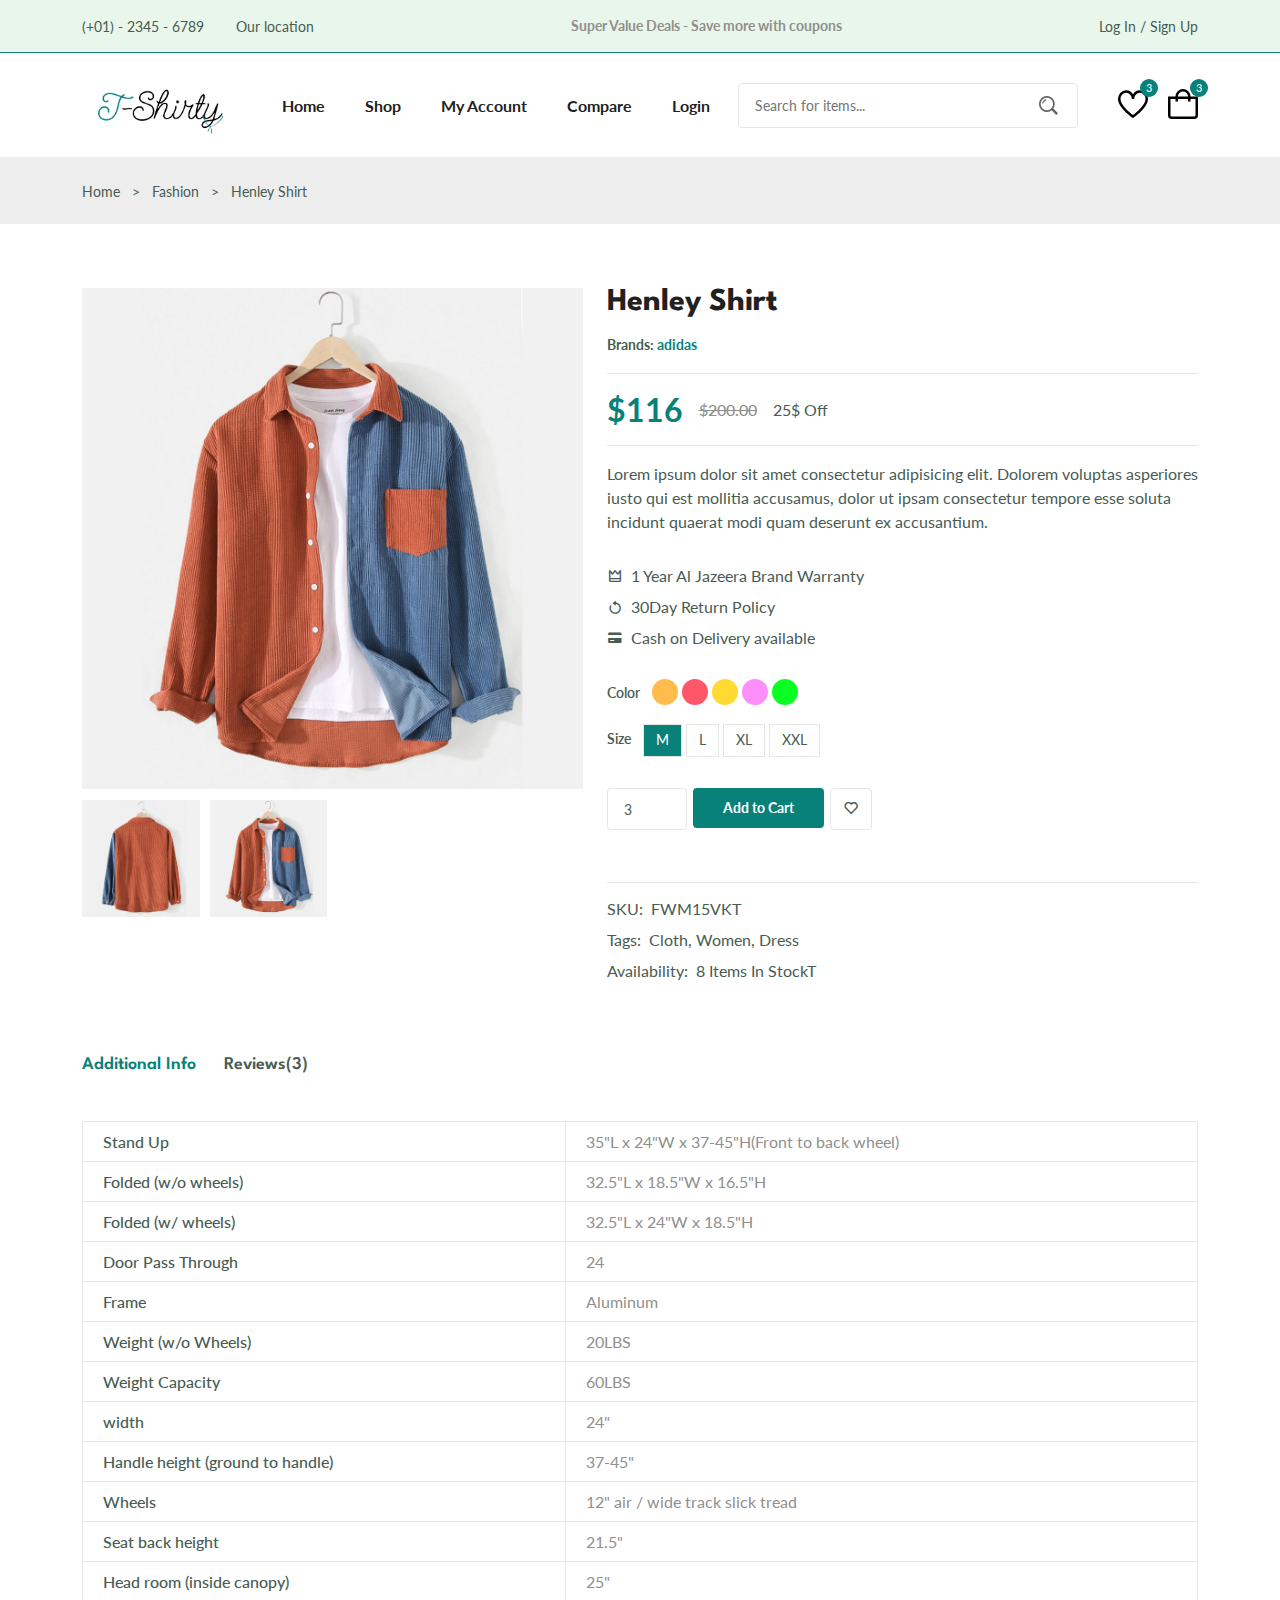
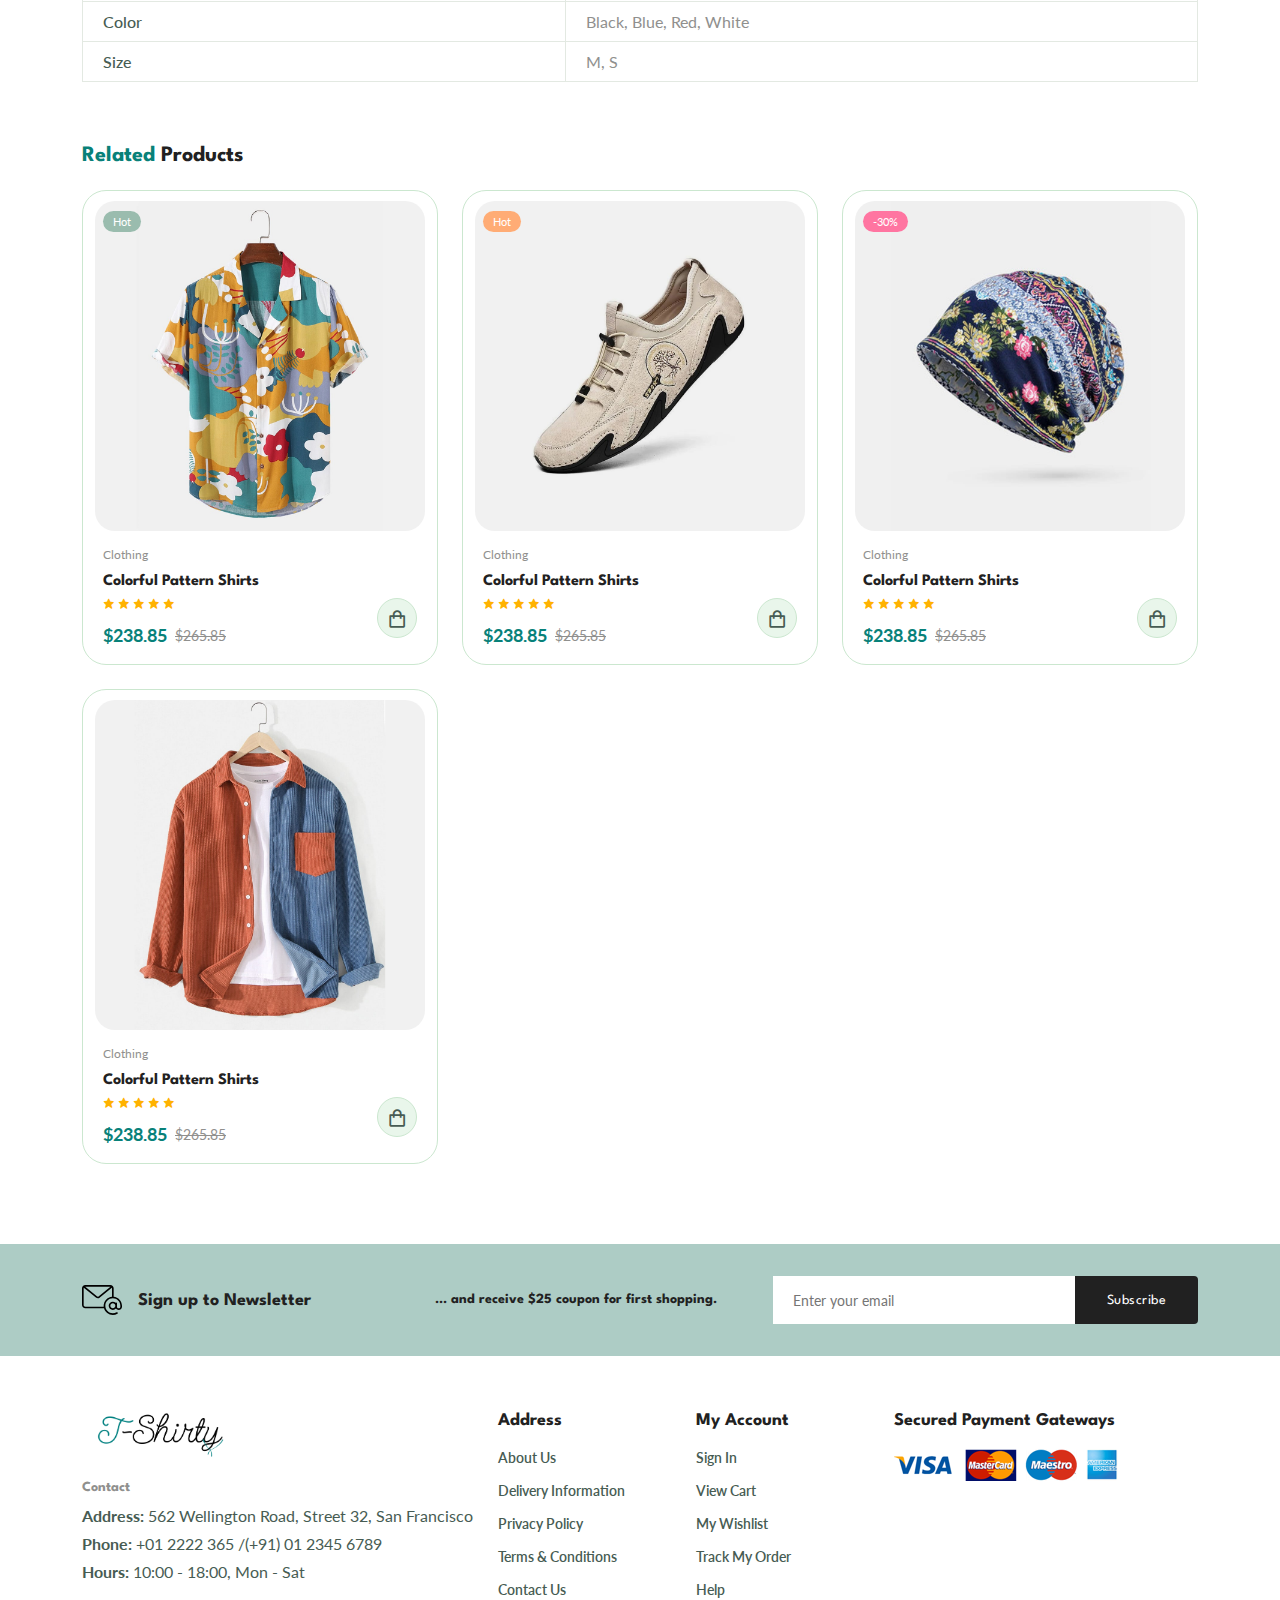
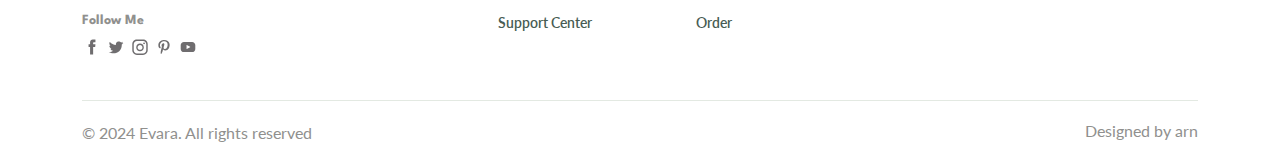
<file: details.html>
<!DOCTYPE html>
<html lang="en">
<head>
    <meta charset="UTF-8">
    <meta name="viewport" content="width=device-width, initial-scale=1.0">
    <link href='https://unpkg.com/boxicons@2.1.4/css/boxicons.min.css' rel='stylesheet'>
    <link
    rel="stylesheet"
    href="https://cdn.jsdelivr.net/npm/swiper@11/swiper-bundle.min.css"
  />
  <link rel="stylesheet" href="css/style.css">
  <link rel="shortcut icon" href="img/tshirty (4).png" type="image/x-icon">
    <title>Details</title>
</head>
<body>

    <header class="header">
        <div class="header-top">
            <div class="header-container container">
                <div class="header-contact">
                    <span>(+01) - 2345 - 6789</span>
                    <span> Our location </span>
                </div>

                <p class="header-alert-news">
                    Super Value Deals - Save more with coupons
                </p>

                <a href="login-register.html" class="header-top-action">
                    Log In / Sign Up
                </a>
            </div>
        </div>

        <nav class="nav container">
            <a href="index.html" class="nav-logo">
                <img src="img/tshirty (4).png" class="nav-logo-img">
            </a>

            <div class="nav-menu" id="nav-menu">
                <ul class="nav-list">
                    <li class="nav-item">
                        <a href="index.html" class="nav-link">Home</a>
                    </li>
                    <li class="nav-item">
                        <a href="shop.html" class="nav-link ">Shop</a>
                    </li>
                    <li class="nav-item">
                        <a href="accounts.html" class="nav-link">My Account</a>
                    </li>
                    <li class="nav-item">
                        <a href="compare.html" class="nav-link">Compare</a>
                    </li>
                    <li class="nav-item">
                        <a href="login-register.html" class="nav-link">Login</a>
                    </li>
                </ul>

                <div class="header-search">
                    <input type="text" class="form-input" placeholder="Search for items...">

                    <button class="search-btn">
                        <img src="img/search.png">
                    </button>
                </div>
            </div>


            <div class="header-user-action">
                <a href="wishlist.html" class="header-action-btn">
                    <img src="img/icon-heart.svg">
                    <span class="count">3</span>
                </a>
                <a href="cart.html" class="header-action-btn">
                    <img src="img/icon-cart.svg">
                    <span class="count">3</span>
                </a>
            </div>
        </nav>
    </header>
    
    <main class="main">

        <section class="breadcrumb">
            <ul class="breadcrumb-list flex container">
                <li><a href="index.html" class="breadcrumb-link">Home</a></li>
                <li><span class="breadcrumb-link">></span></li>
                <li><span class="breadcrumb-link">Fashion</span></li>
                <li><span class="breadcrumb-link">></span></li>
                <li><span class="breadcrumb-link">Henley Shirt</span></li>
            </ul>
        </section>

        <section class="details section-lg">
            <div class="details-container container grid">
                <div class="details-group">
                    <img src="img/product-8-1.jpg" class="details-img">

                    <div class="details-small-images grid">
                        <img src="img/product-8-2.jpg" class="details-small-img second">
                        <img src="img/product-8-1.jpg" class="details-small-img first">
                    </div>
                </div>

                <div class="details-group">
                   <h3 class="details-title">Henley Shirt</h3> 
                   <p class="details-brand">Brands: <span>adidas</span></p>

                   <div class="details-price flex">
                    <span class="new-price">$116</span>
                    <span class="old-price">$200.00</span>
                    <span class="save-price">25$ Off</span>
                   </div>

                   <p class="short-description">
                    Lorem ipsum dolor sit amet consectetur adipisicing elit. Dolorem voluptas asperiores iusto qui est mollitia accusamus, dolor ut ipsam consectetur tempore esse soluta incidunt quaerat modi quam deserunt ex accusantium.
                   </p>

                   <ul class="product-list">
                    <li class="list-item flex">
                        <i class='bx bx-crown'></i> 1 Year Al Jazeera Brand Warranty
                    </li>
                    <li class="list-item flex">
                        <i class='bx bx-revision bx-flip-horizontal' ></i> 30Day Return Policy
                    </li>
                    <li class="list-item flex">
                        <i class='bx bxs-credit-card'></i> Cash on Delivery available
                    </li>
                   </ul>

                   <div class="details-color flex">
                    <span class="details-color-title">Color</span>

                    <ul class="color-list">
                        <li>
                            <a href="#" class="color-link" style="background-color: hsl(37,100%,65%);"></a>
                        </li>
                        <li>
                            <a href="#" class="color-link" style="background-color: hsl(353,100%,67%);"></a>
                        </li>
                        <li>
                            <a href="#" class="color-link" style="background-color: hsl(49,100%,60%);"></a>
                        </li>
                        <li>
                            <a href="#" class="color-link" style="background-color: hsl(304,100%,78%);"></a>
                        </li>
                        <li>
                            <a href="#" class="color-link" style="background-color: hsl(126,100%,52%);"></a>
                        </li>
                    </ul>
                   </div>

                   <div class="details-size flex">
                    <span class="details-size-title">Size</span>

                    <ul class="size-list">
                        <li>
                            <a href="#" class="size-link size-active">M</a>
                        </li>
                        <li>
                            <a href="#" class="size-link" >L</a>
                        </li>
                        <li>
                            <a href="#" class="size-link">XL</a>
                        </li>
                        <li>
                            <a href="#" class="size-link" >XXL</a>
                        </li>
                    </ul>
                   </div>

                   <div class="details-action">
                    <input type="number" class="quantity" value="3">

                    <a href="#" class="btn btn-sm">Add to Cart</a>

                    <a href="#" class="details-action-btn">
                        <i class='bx bx-heart'></i>
                    </a>
                   </div>

                   <ul class="details-meta">
                    <li class="meta-list flex"><span>SKU:</span> FWM15VKT</li>
                    <li class="meta-list flex"><span>Tags:</span> Cloth, Women, Dress</li>
                    <li class="meta-list flex"><span>Availability:</span>8 Items In StockT</li>
                   </ul>
                </div>
            </div>
        </section>

        <section class="details-tab container">
            <div class="detail-tabs">
                <span class="detail-tab active-tab" data-target="#info">
                    Additional Info
                </span>
                <span class="detail-tab" data-target="#reviews">Reviews(3)</span>
            </div>

            <div class="details-tabs-content">
                <div class="details-tab-content active-tab" content id="info">
                    <table class="info-table">
                        <tr>
                            <th>Stand Up</th>
                            <td>35"L x 24"W x 37-45"H(Front to back wheel)</td>
                        </tr>
                        <tr>
                            <th>Folded (w/o wheels)</th>
                            <td>32.5"L x 18.5"W x 16.5"H</td>
                        </tr>
                        <tr>
                            <th>Folded (w/ wheels)</th>
                            <td>32.5"L x 24"W x 18.5"H</td>
                        </tr>
                        <tr>
                            <th>Door Pass Through</th>
                            <td>24</td>
                        </tr>
                        <tr>
                            <th>Frame</th>
                            <td>Aluminum</td>
                        </tr>
                        <tr>
                            <th>Weight (w/o Wheels)</th>
                            <td>20LBS</td>
                        </tr>
                        <tr>
                            <th>Weight Capacity</th>
                            <td>60LBS</td>
                        </tr>
                        <tr>
                            <th>width</th>
                            <td>24"</td>
                        </tr>
                        <tr>
                            <th>Handle height (ground to handle)</th>
                            <td>37-45"</td>
                        </tr>
                        <tr>
                            <th>Wheels</th>
                            <td>12" air / wide track slick tread</td>
                        </tr>
                        <tr>
                            <th>Seat back height</th>
                            <td>21.5"</td>
                        </tr>
                        <tr>
                            <th>Head room (inside canopy)</th>
                            <td>25"</td>
                        </tr>
                        <tr>
                            <th>Color</th>
                            <td>Black, Blue, Red, White</td>
                        </tr>
                        <tr>
                            <th>Size</th>
                            <td>M, S</td>
                        </tr>
                    </table>
                </div>

                <div class="details-tab-content" content id="reviews">
                    <div class="reviews-container grid">
                        <div class="review-single">
                            <div>
                                <img src="img/avatar-1.jpg" class="review-img">
                                <h4 class="review-title">Jacky Chan</h4>
                            </div>

                            <div class="review-data">
                               <div class="review-rating">
                                <i class='bx bx-star'></i>
                                <i class='bx bx-star'></i>
                                <i class='bx bx-star'></i>
                                <i class='bx bx-star'></i>
                                <i class='bx bx-star'></i>
                               </div>
                               
                               <p class="review-description">Thank you very fast shipping from Poland only 3days</p>

                               <div class="review-date">
                                December 4, 2024 at 3:12 pm
                               </div>
                            </div>
                        </div>

                        <div class="review-single">
                            <div>
                                <img src="img/avatar-2.jpg" class="review-img">
                                <h4 class="review-title">Jacky Chan</h4>
                            </div>

                            <div class="review-data">
                               <div class="review-rating">
                                <i class='bx bx-star'></i>
                                <i class='bx bx-star'></i>
                                <i class='bx bx-star'></i>
                                <i class='bx bx-star'></i>
                                <i class='bx bx-star'></i>
                               </div>
                               
                               <p class="review-description">Great low price and works well</p>

                               <div class="review-date">
                                December 4, 2024 at 3:12 pm
                               </div>
                            </div>
                        </div>

                        <div class="review-single">
                            <div>
                                <img src="img/avatar-3.jpg" class="review-img">
                                <h4 class="review-title">Jacky Chan</h4>
                            </div>

                            <div class="review-data">
                               <div class="review-rating">
                                <i class='bx bx-star'></i>
                                <i class='bx bx-star'></i>
                                <i class='bx bx-star'></i>
                                <i class='bx bx-star'></i>
                                <i class='bx bx-star'></i>
                               </div>
                               
                               <p class="review-description">Lorem ipsum dolor sit amet consectetur adipisicing elit. At, odit.</p>

                               <div class="review-date">
                                December 4, 2024 at 3:12 pm
                               </div>
                            </div>
                        </div>
                    </div>

                    <div class="review-form">
                        <h4 class="review-form-title">Add a review</h4>

                        <div class="rate-product">
                            <i class='bx bx-star'></i>
                            <i class='bx bx-star'></i>
                            <i class='bx bx-star'></i>
                            <i class='bx bx-star'></i>
                            <i class='bx bx-star'></i>
                        </div>

                        <form action="" class="form grid">
                            <textarea class="form-input textarea" placeholder="Write Comment"></textarea>

                            <div class="form-group grid">
                                <input type="text" placeholder="Name" class="form-input">
                                <input type="email" placeholder="Email" class="form-input">
                            </div>

                            <div class="form-btn">
                                <button class="btn">Submit Review</button>
                            </div>
                        </form>
                    </div>
                </div>
            </div>
        </section>

        <section class="products container section-lg">
            <h3 class="section-title"><span>Related</span> Products</h3>

            <div class="products-container grid">

                <div class="product-item">
                    <div class="product-banner">
                        <a href="details.html" class="product-images">
                            <img src="img/product-2-1.jpg" class="product-img default">
                            <img src="img/product-2-2.jpg" class="product-img hover">
                        </a>

                        <div class="product-actions">
                            <a href="#" class="action-btn" aria-label="Quick View">
                                <i class='bx bx-show'></i>
                            </a>
                            <a href="#" class="action-btn"  aria-label="Add To Wishlist">
                                <i class='bx bx-heart'></i>
                            </a>
                            <a href="#" class="action-btn" aria-label="Compare">
                                <i class='bx bx-shuffle'></i>
                            </a>
                        </div>

                        <div class="product-badge light-green">Hot</div>
                    </div>

                    <div class="product-content">
                        <span class="product-category">Clothing</span>
                        <a href="details.html">
                            <h3 class="product-title">Colorful Pattern Shirts</h3>
                        </a>
                        <div class="product-rating">
                            <i class='bx bxs-star' ></i>
                            <i class='bx bxs-star' ></i>
                            <i class='bx bxs-star' ></i>
                            <i class='bx bxs-star' ></i>
                            <i class='bx bxs-star' ></i>
                        </div>

                        <div class="product-price flex">
                            <span class="new-price">$238.85</span>
                            <span class="old-price">$265.85</span>
                        </div>

                        <a href="#" class="action-btn cart-btn"  aria-label="Add To Cart">
                            <i class='bx bx-shopping-bag'></i>
                        </a>
                    </div>
                </div>

                <div class="product-item">
                    <div class="product-banner">
                        <a href="details.html" class="product-images">
                            <img src="img/product-3-1.jpg" class="product-img default">
                            <img src="img/product-3-2.jpg" class="product-img hover">
                        </a>

                        <div class="product-actions">
                            <a href="#" class="action-btn" aria-label="Quick View">
                                <i class='bx bx-show'></i>
                            </a>
                            <a href="#" class="action-btn"  aria-label="Add To Wishlist">
                                <i class='bx bx-heart'></i>
                            </a>
                            <a href="#" class="action-btn" aria-label="Compare">
                                <i class='bx bx-shuffle'></i>
                            </a>
                        </div>

                        <div class="product-badge light-orange">Hot</div>
                    </div>

                    <div class="product-content">
                        <span class="product-category">Clothing</span>
                        <a href="details.html">
                            <h3 class="product-title">Colorful Pattern Shirts</h3>
                        </a>
                        <div class="product-rating">
                            <i class='bx bxs-star' ></i>
                            <i class='bx bxs-star' ></i>
                            <i class='bx bxs-star' ></i>
                            <i class='bx bxs-star' ></i>
                            <i class='bx bxs-star' ></i>
                        </div>

                        <div class="product-price flex">
                            <span class="new-price">$238.85</span>
                            <span class="old-price">$265.85</span>
                        </div>

                        <a href="#" class="action-btn cart-btn"  aria-label="Add To Cart">
                            <i class='bx bx-shopping-bag'></i>
                        </a>
                    </div>
                </div>

                <div class="product-item">
                    <div class="product-banner">
                        <a href="details.html" class="product-images">
                            <img src="img/product-5-1.jpg" class="product-img default">
                            <img src="img/product-5-2.jpg" class="product-img hover">
                        </a>

                        <div class="product-actions">
                            <a href="#" class="action-btn" aria-label="Quick View">
                                <i class='bx bx-show'></i>
                            </a>
                            <a href="#" class="action-btn"  aria-label="Add To Wishlist">
                                <i class='bx bx-heart'></i>
                            </a>
                            <a href="#" class="action-btn" aria-label="Compare">
                                <i class='bx bx-shuffle'></i>
                            </a>
                        </div>

                        <div class="product-badge light-pink">-30%</div>
                    </div>

                    <div class="product-content">
                        <span class="product-category">Clothing</span>
                        <a href="details.html">
                            <h3 class="product-title">Colorful Pattern Shirts</h3>
                        </a>
                        <div class="product-rating">
                            <i class='bx bxs-star' ></i>
                            <i class='bx bxs-star' ></i>
                            <i class='bx bxs-star' ></i>
                            <i class='bx bxs-star' ></i>
                            <i class='bx bxs-star' ></i>
                        </div>

                        <div class="product-price flex">
                            <span class="new-price">$238.85</span>
                            <span class="old-price">$265.85</span>
                        </div>

                        <a href="#" class="action-btn cart-btn"  aria-label="Add To Cart">
                            <i class='bx bx-shopping-bag' ></i>
                        </a>
                    </div>
                </div>

                <div class="product-item">
                    <div class="product-banner">
                        <a href="details.html" class="product-images">
                            <img src="img/product-8-1.jpg" class="product-img default">
                            <img src="img/product-8-2.jpg" class="product-img hover">
                        </a>

                        <div class="product-actions">
                            <a href="#" class="action-btn" aria-label="Quick View">
                                <i class='bx bx-show'></i>
                            </a>
                            <a href="#" class="action-btn"  aria-label="Add To Wishlist">
                                <i class='bx bx-heart'></i>
                            </a>
                            <a href="#" class="action-btn" aria-label="Compare">
                                <i class='bx bx-shuffle'></i>
                            </a>
                        </div>

                        
                    </div>

                    <div class="product-content">
                        <span class="product-category">Clothing</span>
                        <a href="details.html">
                            <h3 class="product-title">Colorful Pattern Shirts</h3>
                        </a>
                        <div class="product-rating">
                            <i class='bx bxs-star' ></i>
                            <i class='bx bxs-star' ></i>
                            <i class='bx bxs-star' ></i>
                            <i class='bx bxs-star' ></i>
                            <i class='bx bxs-star' ></i>
                        </div>

                        <div class="product-price flex">
                            <span class="new-price">$238.85</span>
                            <span class="old-price">$265.85</span>
                        </div>

                        <a href="#" class="action-btn cart-btn"  aria-label="Add To Cart">
                            <i class='bx bx-shopping-bag' ></i>
                        </a>
                    </div>
                </div>

               
            </div>
        </section>

        <section class="newsletter section home-newsletter">
            <div class="newsletter-container container grid">
                <h3 class="newsletter-title flex">
                    <img src="img/icon-email.svg" class="newsletter-icon">
                    Sign up to Newsletter
                </h3>

                <p class="newsletter-description">
                    ... and receive $25 coupon for first shopping.
                </p>

                <form action="" class="newsletter-form">
                    <input type="text" class="newsletter-input" placeholder="Enter your email">
                    <button type="submit" class="newsletter-btn">Subscribe</button>
                </form>
            </div>
        </section>

    </main>


    <footer class="footer container">
        <div class="footer-container grid">
            <div class="footer-content">
                <a href="index.html" class="footer-logo">
                    <img src="img/tshirty (4).png" class="footer-logo-img">
                </a>

                <h4 class="footer-subtitle">Contact</h4>

                <p class="footer-description">
                    <span>Address: </span>562 Wellington Road, Street 32, San Francisco
                </p>

                <p class="footer-description">
                    <span>Phone: </span> +01 2222 365 /(+91) 01 2345 6789
                </p>

                <p class="footer-description">
                    <span>Hours: </span> 10:00 - 18:00, Mon - Sat
                </p>

                <div class="footer-social">
                    <h4 class="footer-subtitle">Follow Me</h4>

                    <div class="footer-social-links">
                        <a href="">
                            <img src="img/icon-facebook.svg" class="footer-social-icon">
                        </a>
                        <a href="">
                            <img src="img/icon-twitter.svg" class="footer-social-icon">
                        </a>
                        <a href="">
                            <img src="img/icon-instagram.svg" class="footer-social-icon">
                        </a>
                        <a href="">
                            <img src="img/icon-pinterest.svg" class="footer-social-icon">
                        </a>
                        <a href="">
                            <img src="img/icon-youtube.svg" class="footer-social-icon">
                        </a>
                    </div>
                </div>
            </div>

            <div class="footer-content">
                <h3 class="footer-title">Address</h3>

                <ul class="footer-links">
                    <li><a href="" class="footer-link">About Us</a></li>
                    <li><a href="" class="footer-link">Delivery Information</a></li>
                    <li><a href="" class="footer-link">Privacy Policy</a></li>
                    <li><a href="" class="footer-link">Terms & Conditions</a></li>
                    <li><a href="" class="footer-link">Contact Us</a></li>
                    <li><a href="" class="footer-link">Support Center</a></li>
                </ul>
            </div>

            <div class="footer-content">
                <h3 class="footer-title">My Account</h3>

                <ul class="footer-links">
                    <li><a href="" class="footer-link">Sign In</a></li>
                    <li><a href="" class="footer-link">View Cart</a></li>
                    <li><a href="" class="footer-link">My Wishlist</a></li>
                    <li><a href="" class="footer-link">Track My Order</a></li>
                    <li><a href="" class="footer-link">Help</a></li>
                    <li><a href="" class="footer-link">Order</a></li>
                </ul>
            </div>

            <div class="footer-content">
                <h3 class="footer-title">Secured Payment Gateways</h3>

                <img src="img/payment-method.png" class="payment-img">
            </div>
        </div>

        <div class="footer-bottom">
            <p class="copyright">&copy; 2024 Evara. All rights reserved</p>
            <span class="designer">Designed by arn</span>
        </div>
    </footer>


    <script src="https://cdn.jsdelivr.net/npm/swiper@11/swiper-bundle.min.js"></script>
    <script src="js/main.js"></script>
</body>
</html>
</file>
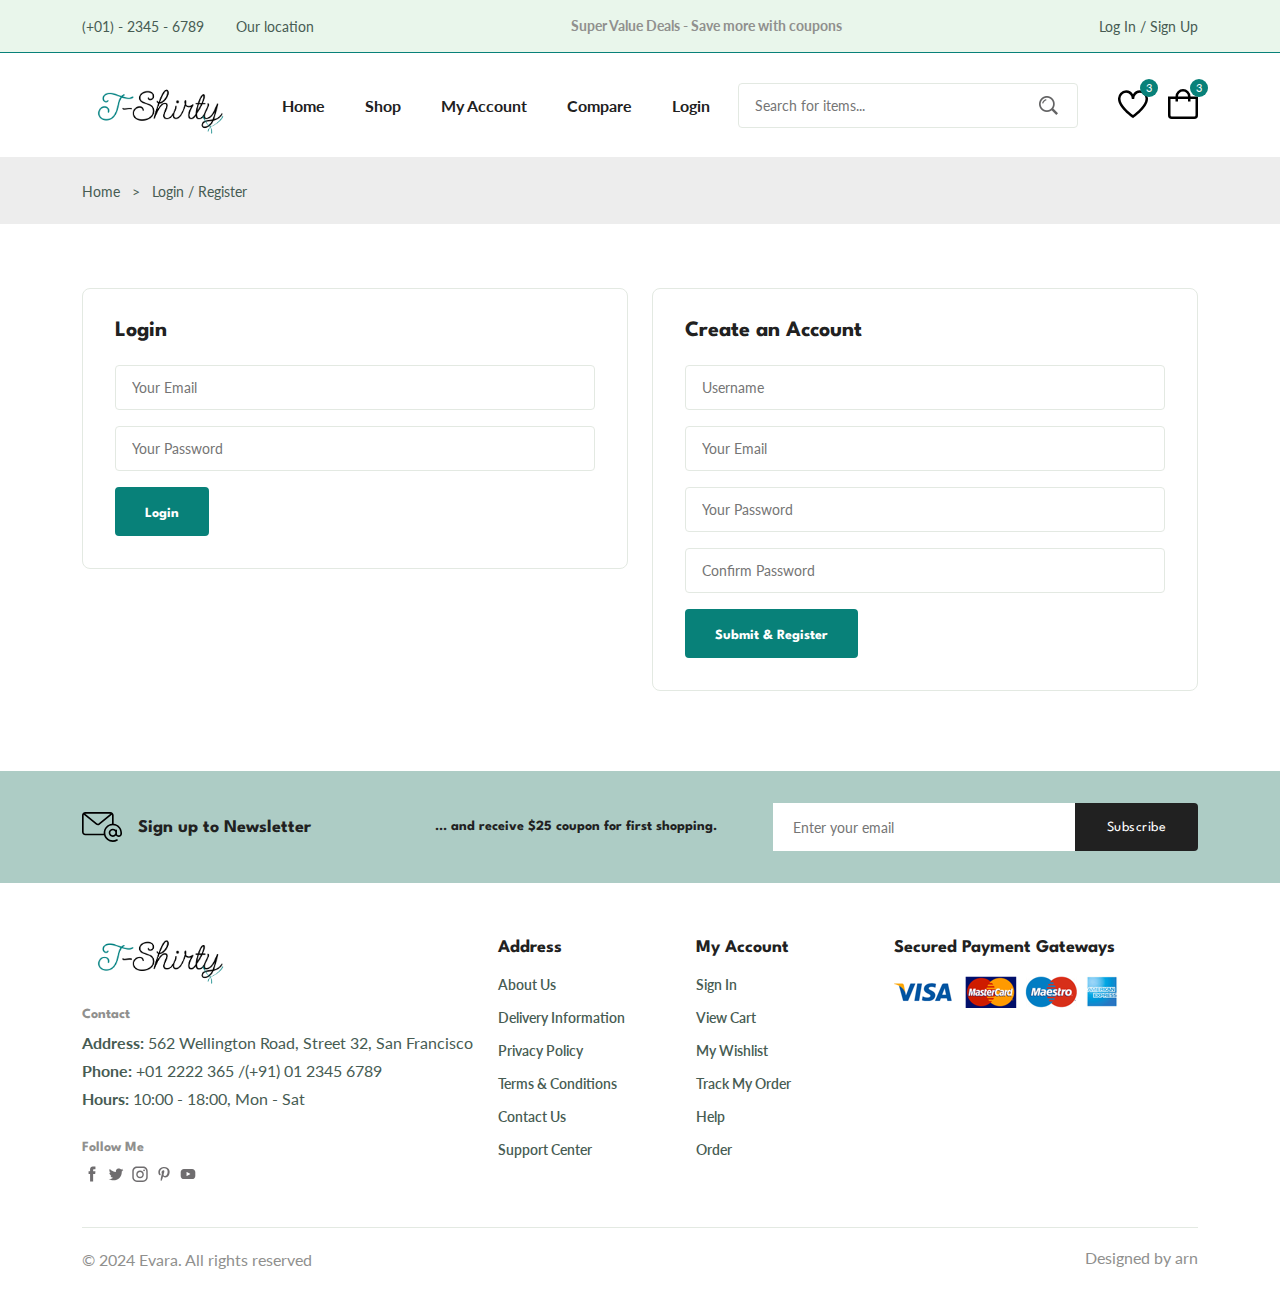
<file: login-register.html>
<!DOCTYPE html>
<html lang="en">
<head>
    <meta charset="UTF-8">
    <meta name="viewport" content="width=device-width, initial-scale=1.0">
    <link href='https://unpkg.com/boxicons@2.1.4/css/boxicons.min.css' rel='stylesheet'>
    <link
    rel="stylesheet"
    href="https://cdn.jsdelivr.net/npm/swiper@11/swiper-bundle.min.css"
  />
  <link rel="stylesheet" href="css/style.css">
  <link rel="shortcut icon" href="img/tshirty (4).png" type="image/x-icon">
    <title>Login</title>
</head>
<body>
    
    <header class="header">
        <div class="header-top">
            <div class="header-container container">
                <div class="header-contact">
                    <span>(+01) - 2345 - 6789</span>
                    <span> Our location </span>
                </div>

                <p class="header-alert-news">
                    Super Value Deals - Save more with coupons
                </p>

                <a href="login-register.html" class="header-top-action">
                    Log In / Sign Up
                </a>
            </div>
        </div>

        <nav class="nav container">
            <a href="index.html" class="nav-logo">
                <img src="img/tshirty (4).png" class="nav-logo-img">
            </a>

            <div class="nav-menu" id="nav-menu">
                <ul class="nav-list">
                    <li class="nav-item">
                        <a href="index.html" class="nav-link">Home</a>
                    </li>
                    <li class="nav-item">
                        <a href="shop.html" class="nav-link ">Shop</a>
                    </li>
                    <li class="nav-item">
                        <a href="accounts.html" class="nav-link">My Account</a>
                    </li>
                    <li class="nav-item">
                        <a href="compare.html" class="nav-link">Compare</a>
                    </li>
                    <li class="nav-item">
                        <a href="login-register.html" class="nav-link">Login</a>
                    </li>
                </ul>

                <div class="header-search">
                    <input type="text" class="form-input" placeholder="Search for items...">

                    <button class="search-btn">
                        <img src="img/search.png">
                    </button>
                </div>
            </div>


            <div class="header-user-action">
                <a href="wishlist.html" class="header-action-btn">
                    <img src="img/icon-heart.svg">
                    <span class="count">3</span>
                </a>
                <a href="cart.html" class="header-action-btn">
                    <img src="img/icon-cart.svg">
                    <span class="count">3</span>
                </a>
            </div>
        </nav>
    </header>

    <main class="main">
        
        <section class="breadcrumb">
            <ul class="breadcrumb-list flex container">
                <li><a href="index.html" class="breadcrumb-link">Home</a></li>
                <li><span class="breadcrumb-link">></span></li>
                <li><span class="breadcrumb-link">Login / Register</span></li>
            </ul>
        </section>

        <section class="login-register section-lg">
            <div class="login-register-container container grid">
                <div class="login">
                    <h3 class="section-title">Login</h3>

                    <form action="#" class="form grid">
                        <input type="email" placeholder="Your Email" class="form-input">
                        <input type="password" placeholder="Your Password" class="form-input">

                        <div class="form-btn">
                            <button class="btn">Login</button>
                        </div>
                    </form>
                </div>

                <div class="register">
                    <h3 class="section-title">Create an Account</h3>

                    <form action="#" class="form grid">
                        <input type="text" placeholder="Username" class="form-input">
                        <input type="email" placeholder="Your Email" class="form-input">
                        <input type="password" placeholder="Your Password" class="form-input">
                        <input type="password" placeholder="Confirm Password" class="form-input">

                        <div class="form-btn">
                            <button class="btn">Submit & Register</button>
                        </div>
                    </form>
                </div>
            </div>
        </section>

        <section class="newsletter section home-newsletter" >
            <div class="newsletter-container container grid">
                <h3 class="newsletter-title flex">
                    <img src="img/icon-email.svg" class="newsletter-icon">
                    Sign up to Newsletter
                </h3>

                <p class="newsletter-description">
                    ... and receive $25 coupon for first shopping.
                </p>

                <form action="" class="newsletter-form">
                    <input type="text" class="newsletter-input" placeholder="Enter your email">
                    <button type="submit" class="newsletter-btn">Subscribe</button>
                </form>
            </div>
        </section>
    </main>


    <footer class="footer container">
        <div class="footer-container grid">
            <div class="footer-content">
                <a href="index.html" class="footer-logo">
                    <img src="img/tshirty (4).png" class="footer-logo-img">
                </a>

                <h4 class="footer-subtitle">Contact</h4>

                <p class="footer-description">
                    <span>Address: </span>562 Wellington Road, Street 32, San Francisco
                </p>

                <p class="footer-description">
                    <span>Phone: </span> +01 2222 365 /(+91) 01 2345 6789
                </p>

                <p class="footer-description">
                    <span>Hours: </span> 10:00 - 18:00, Mon - Sat
                </p>

                <div class="footer-social">
                    <h4 class="footer-subtitle">Follow Me</h4>

                    <div class="footer-social-links">
                        <a href="">
                            <img src="img/icon-facebook.svg" class="footer-social-icon">
                        </a>
                        <a href="">
                            <img src="img/icon-twitter.svg" class="footer-social-icon">
                        </a>
                        <a href="">
                            <img src="img/icon-instagram.svg" class="footer-social-icon">
                        </a>
                        <a href="">
                            <img src="img/icon-pinterest.svg" class="footer-social-icon">
                        </a>
                        <a href="">
                            <img src="img/icon-youtube.svg" class="footer-social-icon">
                        </a>
                    </div>
                </div>
            </div>

            <div class="footer-content">
                <h3 class="footer-title">Address</h3>

                <ul class="footer-links">
                    <li><a href="" class="footer-link">About Us</a></li>
                    <li><a href="" class="footer-link">Delivery Information</a></li>
                    <li><a href="" class="footer-link">Privacy Policy</a></li>
                    <li><a href="" class="footer-link">Terms & Conditions</a></li>
                    <li><a href="" class="footer-link">Contact Us</a></li>
                    <li><a href="" class="footer-link">Support Center</a></li>
                </ul>
            </div>

            <div class="footer-content">
                <h3 class="footer-title">My Account</h3>

                <ul class="footer-links">
                    <li><a href="" class="footer-link">Sign In</a></li>
                    <li><a href="" class="footer-link">View Cart</a></li>
                    <li><a href="" class="footer-link">My Wishlist</a></li>
                    <li><a href="" class="footer-link">Track My Order</a></li>
                    <li><a href="" class="footer-link">Help</a></li>
                    <li><a href="" class="footer-link">Order</a></li>
                </ul>
            </div>

            <div class="footer-content">
                <h3 class="footer-title">Secured Payment Gateways</h3>

                <img src="img/payment-method.png" class="payment-img">
            </div>
        </div>

        <div class="footer-bottom">
            <p class="copyright">&copy; 2024 Evara. All rights reserved</p>
            <span class="designer">Designed by arn</span>
        </div>
    </footer>

    <script src="https://cdn.jsdelivr.net/npm/swiper@11/swiper-bundle.min.js"></script>
    <script src="js/main.js"></script>
</body>
</html>
</file>
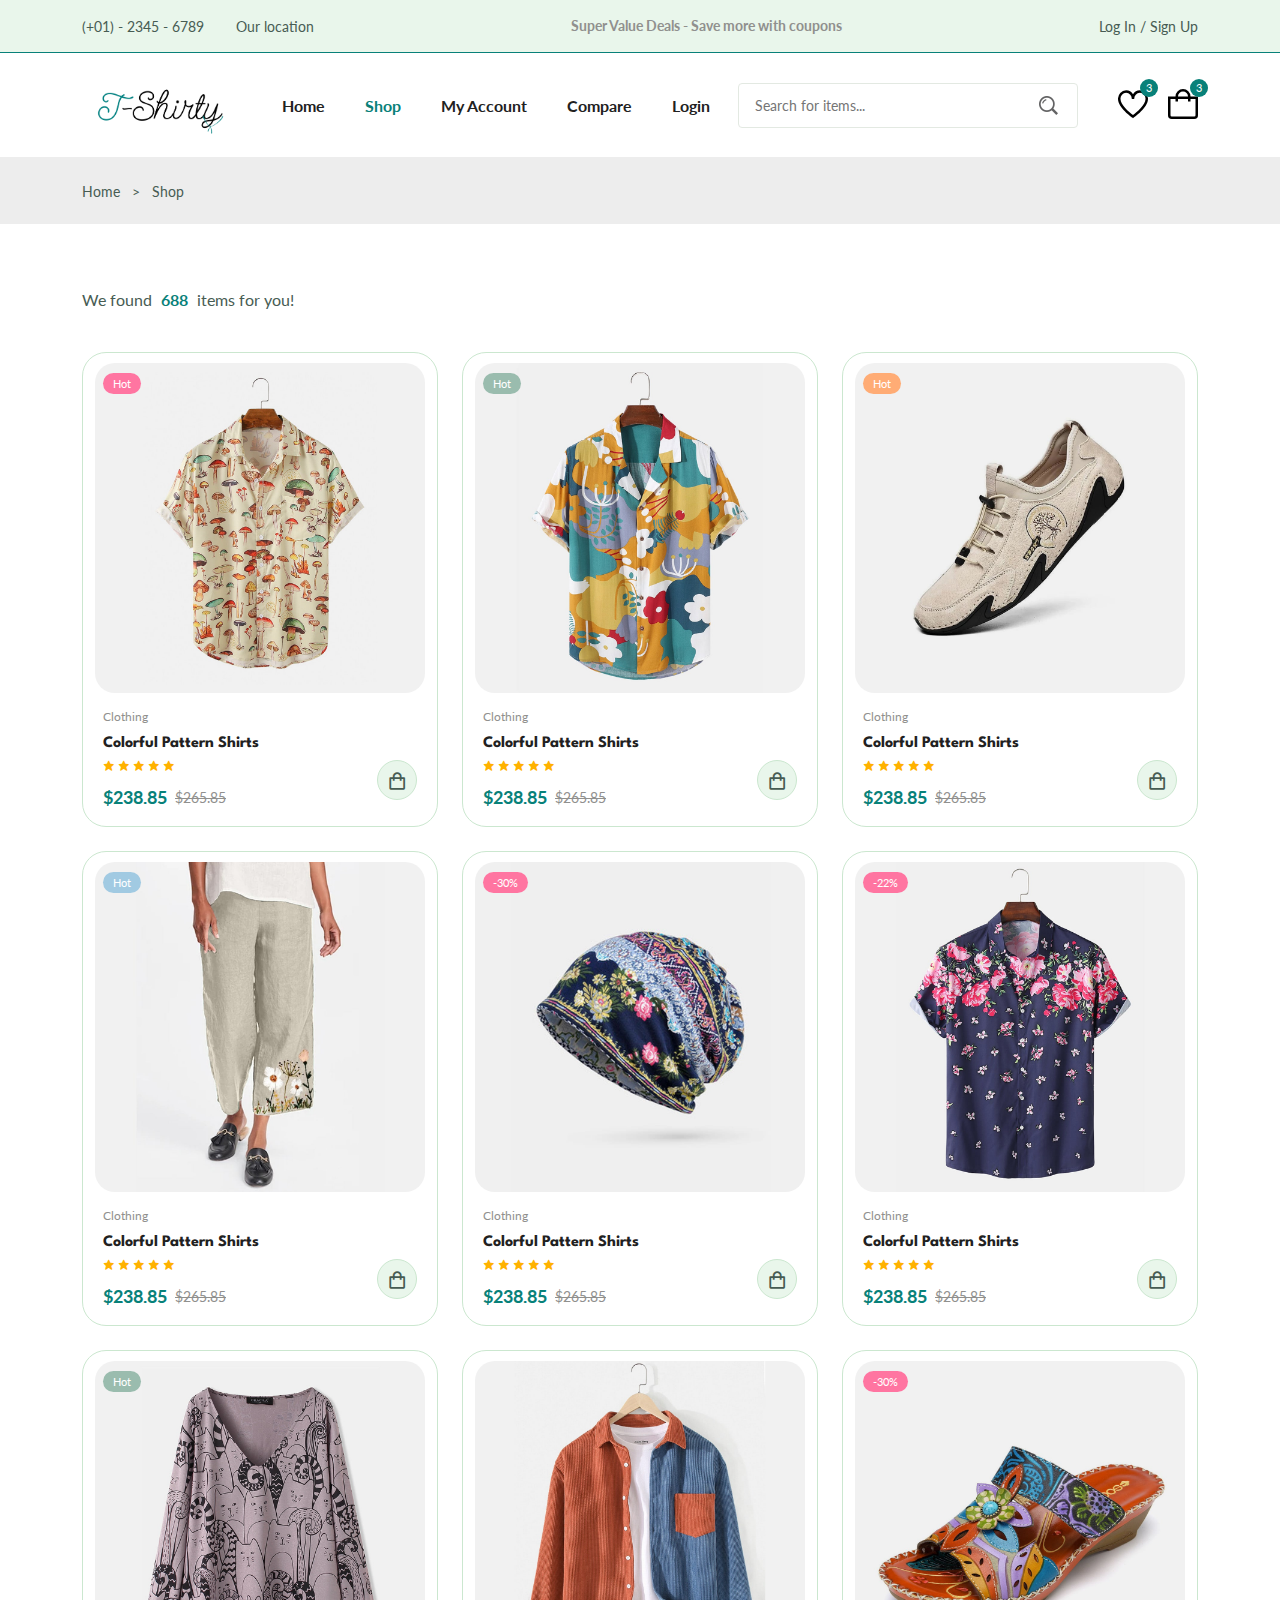
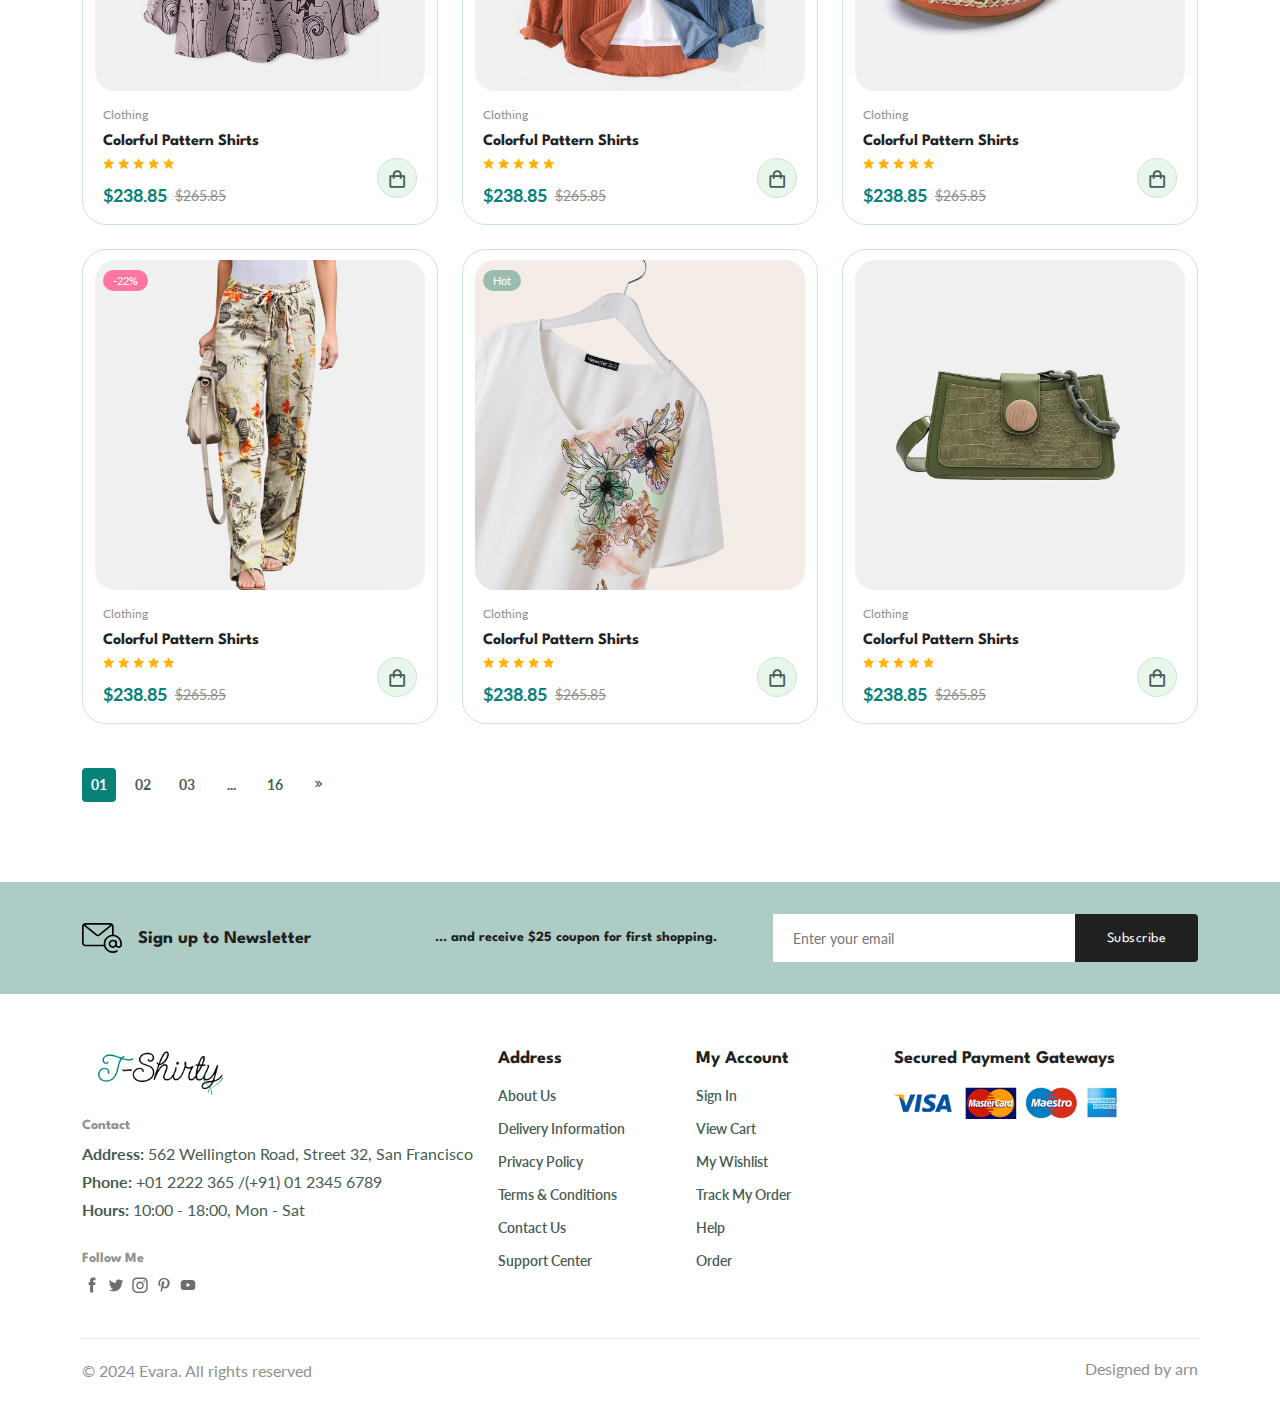
<file: shop.html>
<!DOCTYPE html>
<html lang="en">
<head>
    <meta charset="UTF-8">
    <meta name="viewport" content="width=device-width, initial-scale=1.0">
    <link href='https://unpkg.com/boxicons@2.1.4/css/boxicons.min.css' rel='stylesheet'>
    <link
    rel="stylesheet"
    href="https://cdn.jsdelivr.net/npm/swiper@11/swiper-bundle.min.css"
  />
  <link rel="stylesheet" href="css/style.css">
  <link rel="shortcut icon" href="img/tshirty (4).png" type="image/x-icon">
    <title>Shop</title>
</head>
<body>


    <header class="header">
        <div class="header-top">
            <div class="header-container container">
                <div class="header-contact">
                    <span>(+01) - 2345 - 6789</span>
                    <span> Our location </span>
                </div>

                <p class="header-alert-news">
                    Super Value Deals - Save more with coupons
                </p>

                <a href="login-register.html" class="header-top-action">
                    Log In / Sign Up
                </a>
            </div>
        </div>

        <nav class="nav container">
            <a href="index.html" class="nav-logo">
                <img src="img/tshirty (4).png" class="nav-logo-img">
            </a>

            <div class="nav-menu" id="nav-menu">
                <ul class="nav-list">
                    <li class="nav-item">
                        <a href="index.html" class="nav-link">Home</a>
                    </li>
                    <li class="nav-item">
                        <a href="shop.html" class="nav-link active-link">Shop</a>
                    </li>
                    <li class="nav-item">
                        <a href="accounts.html" class="nav-link">My Account</a>
                    </li>
                    <li class="nav-item">
                        <a href="compare.html" class="nav-link">Compare</a>
                    </li>
                    <li class="nav-item">
                        <a href="login-register.html" class="nav-link">Login</a>
                    </li>
                </ul>

                <div class="header-search">
                    <input type="text" class="form-input" placeholder="Search for items...">

                    <button class="search-btn">
                        <img src="img/search.png">
                    </button>
                </div>
            </div>


            <div class="header-user-action">
                <a href="wishlist.html" class="header-action-btn">
                    <img src="img/icon-heart.svg">
                    <span class="count">3</span>
                </a>
                <a href="cart.html" class="header-action-btn">
                    <img src="img/icon-cart.svg">
                    <span class="count">3</span>
                </a>
            </div>
        </nav>
    </header>


    <main class="main">

        <section class="breadcrumb">
            <ul class="breadcrumb-list flex container">
                <li><a href="index.html" class="breadcrumb-link">Home</a></li>
                <li><span class="breadcrumb-link">></span></li>
                <li><span class="breadcrumb-link">Shop</span></li>
            </ul>
        </section>

        <section class="products section-lg container">
            <p class="total-products">We found <span>688</span> items for you!</p>


            <div class="products-container grid">
                <div class="product-item">
                    <div class="product-banner">
                        <a href="details.html" class="product-images" data-src1="img/product-1-1.jpg" data-src2="img/product-1-2.jpg">
                            <img src="img/product-1-1.jpg" class="product-img default">
                            <img src="img/product-1-2.jpg" class="product-img hover">
                        </a>

                        <div class="product-actions">
                            <a href="#" class="action-btn" aria-label="Quick View">
                                <i class='bx bx-show'></i>
                            </a>
                            <a href="#" class="action-btn"  aria-label="Add To Wishlist">
                                <i class='bx bx-heart'></i>
                            </a>
                            <a href="#" class="action-btn" aria-label="Compare">
                                <i class='bx bx-shuffle'></i>
                            </a>
                        </div>

                        <div class="product-badge light-pink">Hot</div>
                    </div>

                    <div class="product-content">
                        <span class="product-category">Clothing</span>
                        <a href="details.html">
                            <h3 class="product-title">Colorful Pattern Shirts</h3>
                        </a>
                        <div class="product-rating">
                            <i class='bx bxs-star' ></i>
                            <i class='bx bxs-star' ></i>
                            <i class='bx bxs-star' ></i>
                            <i class='bx bxs-star' ></i>
                            <i class='bx bxs-star' ></i>
                        </div>

                        <div class="product-price flex">
                            <span class="new-price">$238.85</span>
                            <span class="old-price">$265.85</span>
                        </div>

                        <a href="#" class="action-btn cart-btn"  aria-label="Add To Cart">
                            <i class='bx bx-shopping-bag'></i>
                        </a>
                    </div>
                </div>

                <div class="product-item">
                    <div class="product-banner">
                        <a href="details.html" class="product-images" data-src1="img/product-2-1.jpg" data-src2="img/product-2-2.jpg">
                            <img src="img/product-2-1.jpg" class="product-img default">
                            <img src="img/product-2-2.jpg" class="product-img hover">
                        </a>

                        <div class="product-actions">
                            <a href="#" class="action-btn" aria-label="Quick View">
                                <i class='bx bx-show'></i>
                            </a>
                            <a href="#" class="action-btn"  aria-label="Add To Wishlist">
                                <i class='bx bx-heart'></i>
                            </a>
                            <a href="#" class="action-btn" aria-label="Compare">
                                <i class='bx bx-shuffle'></i>
                            </a>
                        </div>

                        <div class="product-badge light-green">Hot</div>
                    </div>

                    <div class="product-content">
                        <span class="product-category">Clothing</span>
                        <a href="details.html">
                            <h3 class="product-title">Colorful Pattern Shirts</h3>
                        </a>
                        <div class="product-rating">
                            <i class='bx bxs-star' ></i>
                            <i class='bx bxs-star' ></i>
                            <i class='bx bxs-star' ></i>
                            <i class='bx bxs-star' ></i>
                            <i class='bx bxs-star' ></i>
                        </div>

                        <div class="product-price flex">
                            <span class="new-price">$238.85</span>
                            <span class="old-price">$265.85</span>
                        </div>

                        <a href="#" class="action-btn cart-btn"  aria-label="Add To Cart">
                            <i class='bx bx-shopping-bag'></i>
                        </a>
                    </div>
                </div>

                <div class="product-item">
                    <div class="product-banner">
                        <a href="details.html" class="product-images" data-src1="img/product-3-1.jpg" data-src2="img/product-3-2.jpg">
                            <img src="img/product-3-1.jpg" class="product-img default">
                            <img src="img/product-3-2.jpg" class="product-img hover">
                        </a>

                        <div class="product-actions">
                            <a href="#" class="action-btn" aria-label="Quick View">
                                <i class='bx bx-show'></i>
                            </a>
                            <a href="#" class="action-btn"  aria-label="Add To Wishlist">
                                <i class='bx bx-heart'></i>
                            </a>
                            <a href="#" class="action-btn" aria-label="Compare">
                                <i class='bx bx-shuffle'></i>
                            </a>
                        </div>

                        <div class="product-badge light-orange">Hot</div>
                    </div>

                    <div class="product-content">
                        <span class="product-category">Clothing</span>
                        <a href="details.html">
                            <h3 class="product-title">Colorful Pattern Shirts</h3>
                        </a>
                        <div class="product-rating">
                            <i class='bx bxs-star' ></i>
                            <i class='bx bxs-star' ></i>
                            <i class='bx bxs-star' ></i>
                            <i class='bx bxs-star' ></i>
                            <i class='bx bxs-star' ></i>
                        </div>

                        <div class="product-price flex">
                            <span class="new-price">$238.85</span>
                            <span class="old-price">$265.85</span>
                        </div>

                        <a href="#" class="action-btn cart-btn"  aria-label="Add To Cart">
                            <i class='bx bx-shopping-bag'></i>
                        </a>
                    </div>
                </div>

                <div class="product-item">
                    <div class="product-banner">
                        <a href="details.html" class="product-images" data-src1="img/product-4-1.jpg" data-src2="img/product-4-2.jpg">
                            <img src="img/product-4-1.jpg" class="product-img default">
                            <img src="img/product-4-2.jpg" class="product-img hover">
                        </a>

                        <div class="product-actions">
                            <a href="#" class="action-btn" aria-label="Quick View">
                                <i class='bx bx-show'></i>
                            </a>
                            <a href="#" class="action-btn"  aria-label="Add To Wishlist">
                                <i class='bx bx-heart'></i>
                            </a>
                            <a href="#" class="action-btn" aria-label="Compare">
                                <i class='bx bx-shuffle'></i>
                            </a>
                        </div>

                        <div class="product-badge light-blue">Hot</div>
                    </div>

                    <div class="product-content">
                        <span class="product-category">Clothing</span>
                        <a href="details.html">
                            <h3 class="product-title">Colorful Pattern Shirts</h3>
                        </a>
                        <div class="product-rating">
                            <i class='bx bxs-star' ></i>
                            <i class='bx bxs-star' ></i>
                            <i class='bx bxs-star' ></i>
                            <i class='bx bxs-star' ></i>
                            <i class='bx bxs-star' ></i>
                        </div>

                        <div class="product-price flex">
                            <span class="new-price">$238.85</span>
                            <span class="old-price">$265.85</span>
                        </div>

                        <a href="#" class="action-btn cart-btn"  aria-label="Add To Cart">
                            <i class='bx bx-shopping-bag'></i>
                        </a>
                    </div>
                </div>

                <div class="product-item">
                    <div class="product-banner">
                        <a href="details.html" class="product-images" data-src1="img/product-5-1.jpg" data-src2="img/product-5-2.jpg">
                            <img src="img/product-5-1.jpg" class="product-img default">
                            <img src="img/product-5-2.jpg" class="product-img hover">
                        </a>

                        <div class="product-actions">
                            <a href="#" class="action-btn" aria-label="Quick View">
                                <i class='bx bx-show'></i>
                            </a>
                            <a href="#" class="action-btn"  aria-label="Add To Wishlist">
                                <i class='bx bx-heart'></i>
                            </a>
                            <a href="#" class="action-btn" aria-label="Compare">
                                <i class='bx bx-shuffle'></i>
                            </a>
                        </div>

                        <div class="product-badge light-pink">-30%</div>
                    </div>

                    <div class="product-content">
                        <span class="product-category">Clothing</span>
                        <a href="details.html">
                            <h3 class="product-title">Colorful Pattern Shirts</h3>
                        </a>
                        <div class="product-rating">
                            <i class='bx bxs-star' ></i>
                            <i class='bx bxs-star' ></i>
                            <i class='bx bxs-star' ></i>
                            <i class='bx bxs-star' ></i>
                            <i class='bx bxs-star' ></i>
                        </div>

                        <div class="product-price flex">
                            <span class="new-price">$238.85</span>
                            <span class="old-price">$265.85</span>
                        </div>

                        <a href="#" class="action-btn cart-btn"  aria-label="Add To Cart">
                            <i class='bx bx-shopping-bag' ></i>
                        </a>
                    </div>
                </div>

                <div class="product-item">
                    <div class="product-banner">
                        <a href="details.html" class="product-images" data-src1="img/product-6-1.jpg" data-src2="img/product-6-2.jpg">
                            <img src="img/product-6-1.jpg" class="product-img default">
                            <img src="img/product-6-2.jpg" class="product-img hover">
                        </a>

                        <div class="product-actions">
                            <a href="#" class="action-btn" aria-label="Quick View">
                                <i class='bx bx-show'></i>
                            </a>
                            <a href="#" class="action-btn"  aria-label="Add To Wishlist">
                                <i class='bx bx-heart'></i>
                            </a>
                            <a href="#" class="action-btn" aria-label="Compare">
                                <i class='bx bx-shuffle'></i>
                            </a>
                        </div>

                        <div class="product-badge light-pink">-22%</div>
                    </div>

                    <div class="product-content">
                        <span class="product-category">Clothing</span>
                        <a href="details.html">
                            <h3 class="product-title">Colorful Pattern Shirts</h3>
                        </a>
                        <div class="product-rating">
                            <i class='bx bxs-star' ></i>
                            <i class='bx bxs-star' ></i>
                            <i class='bx bxs-star' ></i>
                            <i class='bx bxs-star' ></i>
                            <i class='bx bxs-star' ></i>
                        </div>

                        <div class="product-price flex">
                            <span class="new-price">$238.85</span>
                            <span class="old-price">$265.85</span>
                        </div>

                        <a href="#" class="action-btn cart-btn"  aria-label="Add To Cart">
                            <i class='bx bx-shopping-bag'></i>
                        </a>
                    </div>
                </div>

                <div class="product-item">
                    <div class="product-banner">
                        <a href="details.html" class="product-images" data-src1="img/product-7-1.jpg" data-src2="img/product-7-2.jpg">
                            <img src="img/product-7-1.jpg" class="product-img default">
                            <img src="img/product-7-2.jpg" class="product-img hover">
                        </a>

                        <div class="product-actions">
                            <a href="#" class="action-btn" aria-label="Quick View">
                                <i class='bx bx-show'></i>
                            </a>
                            <a href="#" class="action-btn"  aria-label="Add To Wishlist">
                                <i class='bx bx-heart'></i>
                            </a>
                            <a href="#" class="action-btn" aria-label="Compare">
                                <i class='bx bx-shuffle'></i>
                            </a>
                        </div>

                        <div class="product-badge light-green">Hot</div>
                    </div>

                    <div class="product-content">
                        <span class="product-category">Clothing</span>
                        <a href="details.html">
                            <h3 class="product-title">Colorful Pattern Shirts</h3>
                        </a>
                        <div class="product-rating">
                            <i class='bx bxs-star' ></i>
                            <i class='bx bxs-star' ></i>
                            <i class='bx bxs-star' ></i>
                            <i class='bx bxs-star' ></i>
                            <i class='bx bxs-star' ></i>
                        </div>

                        <div class="product-price flex">
                            <span class="new-price">$238.85</span>
                            <span class="old-price">$265.85</span>
                        </div>

                        <a href="#" class="action-btn cart-btn"  aria-label="Add To Cart">
                            <i class='bx bx-shopping-bag' ></i>
                        </a>
                    </div>
                </div>

                <div class="product-item">
                    <div class="product-banner">
                        <a href="details.html" class="product-images" data-src1="img/product-8-1.jpg" data-src2="img/product-8-2.jpg">
                            <img src="img/product-8-1.jpg" class="product-img default">
                            <img src="img/product-8-2.jpg" class="product-img hover">
                        </a>

                        <div class="product-actions">
                            <a href="#" class="action-btn" aria-label="Quick View">
                                <i class='bx bx-show'></i>
                            </a>
                            <a href="#" class="action-btn"  aria-label="Add To Wishlist">
                                <i class='bx bx-heart'></i>
                            </a>
                            <a href="#" class="action-btn" aria-label="Compare">
                                <i class='bx bx-shuffle'></i>
                            </a>
                        </div>

                        
                    </div>

                    <div class="product-content">
                        <span class="product-category">Clothing</span>
                        <a href="details.html">
                            <h3 class="product-title">Colorful Pattern Shirts</h3>
                        </a>
                        <div class="product-rating">
                            <i class='bx bxs-star' ></i>
                            <i class='bx bxs-star' ></i>
                            <i class='bx bxs-star' ></i>
                            <i class='bx bxs-star' ></i>
                            <i class='bx bxs-star' ></i>
                        </div>

                        <div class="product-price flex">
                            <span class="new-price">$238.85</span>
                            <span class="old-price">$265.85</span>
                        </div>

                        <a href="#" class="action-btn cart-btn"  aria-label="Add To Cart">
                            <i class='bx bx-shopping-bag' ></i>
                        </a>
                    </div>
                </div>

                <div class="product-item">
                    <div class="product-banner">
                        <a href="details.html" class="product-images" data-src1="img/product-10-1.jpg" data-src2="img/product-10-2.jpg">
                            <img src="img/product-10-1.jpg" class="product-img default">
                            <img src="img/product-10-2.jpg" class="product-img hover">
                        </a>

                        <div class="product-actions">
                            <a href="#" class="action-btn" aria-label="Quick View">
                                <i class='bx bx-show'></i>
                            </a>
                            <a href="#" class="action-btn"  aria-label="Add To Wishlist">
                                <i class='bx bx-heart'></i>
                            </a>
                            <a href="#" class="action-btn" aria-label="Compare">
                                <i class='bx bx-shuffle'></i>
                            </a>
                        </div>

                        <div class="product-badge light-pink">-30%</div>
                    </div>

                    <div class="product-content">
                        <span class="product-category">Clothing</span>
                        <a href="details.html">
                            <h3 class="product-title">Colorful Pattern Shirts</h3>
                        </a>
                        <div class="product-rating">
                            <i class='bx bxs-star' ></i>
                            <i class='bx bxs-star' ></i>
                            <i class='bx bxs-star' ></i>
                            <i class='bx bxs-star' ></i>
                            <i class='bx bxs-star' ></i>
                        </div>

                        <div class="product-price flex">
                            <span class="new-price">$238.85</span>
                            <span class="old-price">$265.85</span>
                        </div>

                        <a href="#" class="action-btn cart-btn"  aria-label="Add To Cart">
                            <i class='bx bx-shopping-bag' ></i>
                        </a>
                    </div>
                </div>

                <div class="product-item">
                    <div class="product-banner">
                        <a href="details.html" class="product-images" data-src1="img/product-11-1.jpg" data-src2="img/product-11-2.jpg">
                            <img src="img/product-11-1.jpg" class="product-img default">
                            <img src="img/product-11-2.jpg" class="product-img hover">
                        </a>

                        <div class="product-actions">
                            <a href="#" class="action-btn" aria-label="Quick View">
                                <i class='bx bx-show'></i>
                            </a>
                            <a href="#" class="action-btn"  aria-label="Add To Wishlist">
                                <i class='bx bx-heart'></i>
                            </a>
                            <a href="#" class="action-btn" aria-label="Compare">
                                <i class='bx bx-shuffle'></i>
                            </a>
                        </div>

                        <div class="product-badge light-pink">-22%</div>
                    </div>

                    <div class="product-content">
                        <span class="product-category">Clothing</span>
                        <a href="details.html">
                            <h3 class="product-title">Colorful Pattern Shirts</h3>
                        </a>
                        <div class="product-rating">
                            <i class='bx bxs-star' ></i>
                            <i class='bx bxs-star' ></i>
                            <i class='bx bxs-star' ></i>
                            <i class='bx bxs-star' ></i>
                            <i class='bx bxs-star' ></i>
                        </div>

                        <div class="product-price flex">
                            <span class="new-price">$238.85</span>
                            <span class="old-price">$265.85</span>
                        </div>

                        <a href="#" class="action-btn cart-btn"  aria-label="Add To Cart">
                            <i class='bx bx-shopping-bag'></i>
                        </a>
                    </div>
                </div>

                <div class="product-item">
                    <div class="product-banner">
                        <a href="details.html" class="product-images" data-src1="img/product-12-1.jpg" data-src2="img/product-12-2.jpg">
                            <img src="img/product-12-1.jpg" class="product-img default">
                            <img src="img/product-12-2.jpg" class="product-img hover">
                        </a>

                        <div class="product-actions">
                            <a href="#" class="action-btn" aria-label="Quick View">
                                <i class='bx bx-show'></i>
                            </a>
                            <a href="#" class="action-btn"  aria-label="Add To Wishlist">
                                <i class='bx bx-heart'></i>
                            </a>
                            <a href="#" class="action-btn" aria-label="Compare">
                                <i class='bx bx-shuffle'></i>
                            </a>
                        </div>

                        <div class="product-badge light-green">Hot</div>
                    </div>

                    <div class="product-content">
                        <span class="product-category">Clothing</span>
                        <a href="details.html">
                            <h3 class="product-title">Colorful Pattern Shirts</h3>
                        </a>
                        <div class="product-rating">
                            <i class='bx bxs-star' ></i>
                            <i class='bx bxs-star' ></i>
                            <i class='bx bxs-star' ></i>
                            <i class='bx bxs-star' ></i>
                            <i class='bx bxs-star' ></i>
                        </div>

                        <div class="product-price flex">
                            <span class="new-price">$238.85</span>
                            <span class="old-price">$265.85</span>
                        </div>

                        <a href="#" class="action-btn cart-btn"  aria-label="Add To Cart">
                            <i class='bx bx-shopping-bag' ></i>
                        </a>
                    </div>
                </div>

                <div class="product-item">
                    <div class="product-banner">
                        <a href="details.html" class="product-images" data-src1="img/product-13-1.jpg" data-src2="img/product-13-2.jpg">
                            <img src="img/product-13-1.jpg" class="product-img default">
                            <img src="img/product-13-2.jpg" class="product-img hover">
                        </a>

                        <div class="product-actions">
                            <a href="#" class="action-btn" aria-label="Quick View">
                                <i class='bx bx-show'></i>
                            </a>
                            <a href="#" class="action-btn"  aria-label="Add To Wishlist">
                                <i class='bx bx-heart'></i>
                            </a>
                            <a href="#" class="action-btn" aria-label="Compare">
                                <i class='bx bx-shuffle'></i>
                            </a>
                        </div>

                        
                    </div>

                    <div class="product-content">
                        <span class="product-category">Clothing</span>
                        <a href="details.html">
                            <h3 class="product-title">Colorful Pattern Shirts</h3>
                        </a>
                        <div class="product-rating">
                            <i class='bx bxs-star' ></i>
                            <i class='bx bxs-star' ></i>
                            <i class='bx bxs-star' ></i>
                            <i class='bx bxs-star' ></i>
                            <i class='bx bxs-star' ></i>
                        </div>

                        <div class="product-price flex">
                            <span class="new-price">$238.85</span>
                            <span class="old-price">$265.85</span>
                        </div>

                        <a href="#" class="action-btn cart-btn"  aria-label="Add To Cart">
                            <i class='bx bx-shopping-bag' ></i>
                        </a>
                    </div>
                </div>
               
            </div>

            <ul class="pagination">
                <li><a href="#" class="pagination-link active">01</a></li>
                <li><a href="#" class="pagination-link">02</a></li>
                <li><a href="#" class="pagination-link">03</a></li>
                <li><a href="#" class="pagination-link">...</a></li>
                <li><a href="#" class="pagination-link">16</a></li>
                <li><a href="#" class="pagination-link icon">
                    <i class='bx bx-chevrons-right'></i>
                </a></li>
            </ul>
        </section>

        <section class="newsletter section home-newsletter">
            <div class="newsletter-container container grid">
                <h3 class="newsletter-title flex">
                    <img src="img/icon-email.svg" class="newsletter-icon">
                    Sign up to Newsletter
                </h3>

                <p class="newsletter-description">
                    ... and receive $25 coupon for first shopping.
                </p>

                <form action="" class="newsletter-form">
                    <input type="text" class="newsletter-input" placeholder="Enter your email">
                    <button type="submit" class="newsletter-btn">Subscribe</button>
                </form>
            </div>
        </section>

    </main>


    <footer class="footer container">
        <div class="footer-container grid">
            <div class="footer-content">
                <a href="index.html" class="footer-logo">
                    <img src="img/tshirty (4).png" class="footer-logo-img">
                </a>

                <h4 class="footer-subtitle">Contact</h4>

                <p class="footer-description">
                    <span>Address: </span>562 Wellington Road, Street 32, San Francisco
                </p>

                <p class="footer-description">
                    <span>Phone: </span> +01 2222 365 /(+91) 01 2345 6789
                </p>

                <p class="footer-description">
                    <span>Hours: </span> 10:00 - 18:00, Mon - Sat
                </p>

                <div class="footer-social">
                    <h4 class="footer-subtitle">Follow Me</h4>

                    <div class="footer-social-links">
                        <a href="">
                            <img src="img/icon-facebook.svg" class="footer-social-icon">
                        </a>
                        <a href="">
                            <img src="img/icon-twitter.svg" class="footer-social-icon">
                        </a>
                        <a href="">
                            <img src="img/icon-instagram.svg" class="footer-social-icon">
                        </a>
                        <a href="">
                            <img src="img/icon-pinterest.svg" class="footer-social-icon">
                        </a>
                        <a href="">
                            <img src="img/icon-youtube.svg" class="footer-social-icon">
                        </a>
                    </div>
                </div>
            </div>

            <div class="footer-content">
                <h3 class="footer-title">Address</h3>

                <ul class="footer-links">
                    <li><a href="" class="footer-link">About Us</a></li>
                    <li><a href="" class="footer-link">Delivery Information</a></li>
                    <li><a href="" class="footer-link">Privacy Policy</a></li>
                    <li><a href="" class="footer-link">Terms & Conditions</a></li>
                    <li><a href="" class="footer-link">Contact Us</a></li>
                    <li><a href="" class="footer-link">Support Center</a></li>
                </ul>
            </div>

            <div class="footer-content">
                <h3 class="footer-title">My Account</h3>

                <ul class="footer-links">
                    <li><a href="" class="footer-link">Sign In</a></li>
                    <li><a href="" class="footer-link">View Cart</a></li>
                    <li><a href="" class="footer-link">My Wishlist</a></li>
                    <li><a href="" class="footer-link">Track My Order</a></li>
                    <li><a href="" class="footer-link">Help</a></li>
                    <li><a href="" class="footer-link">Order</a></li>
                </ul>
            </div>

            <div class="footer-content">
                <h3 class="footer-title">Secured Payment Gateways</h3>

                <img src="img/payment-method.png" class="payment-img">
            </div>
        </div>

        <div class="footer-bottom">
            <p class="copyright">&copy; 2024 Evara. All rights reserved</p>
            <span class="designer">Designed by arn</span>
        </div>
    </footer>
    

    <script src="https://cdn.jsdelivr.net/npm/swiper@11/swiper-bundle.min.js"></script>
    <script src="js/main.js"></script>
</body>
</html>
</file>
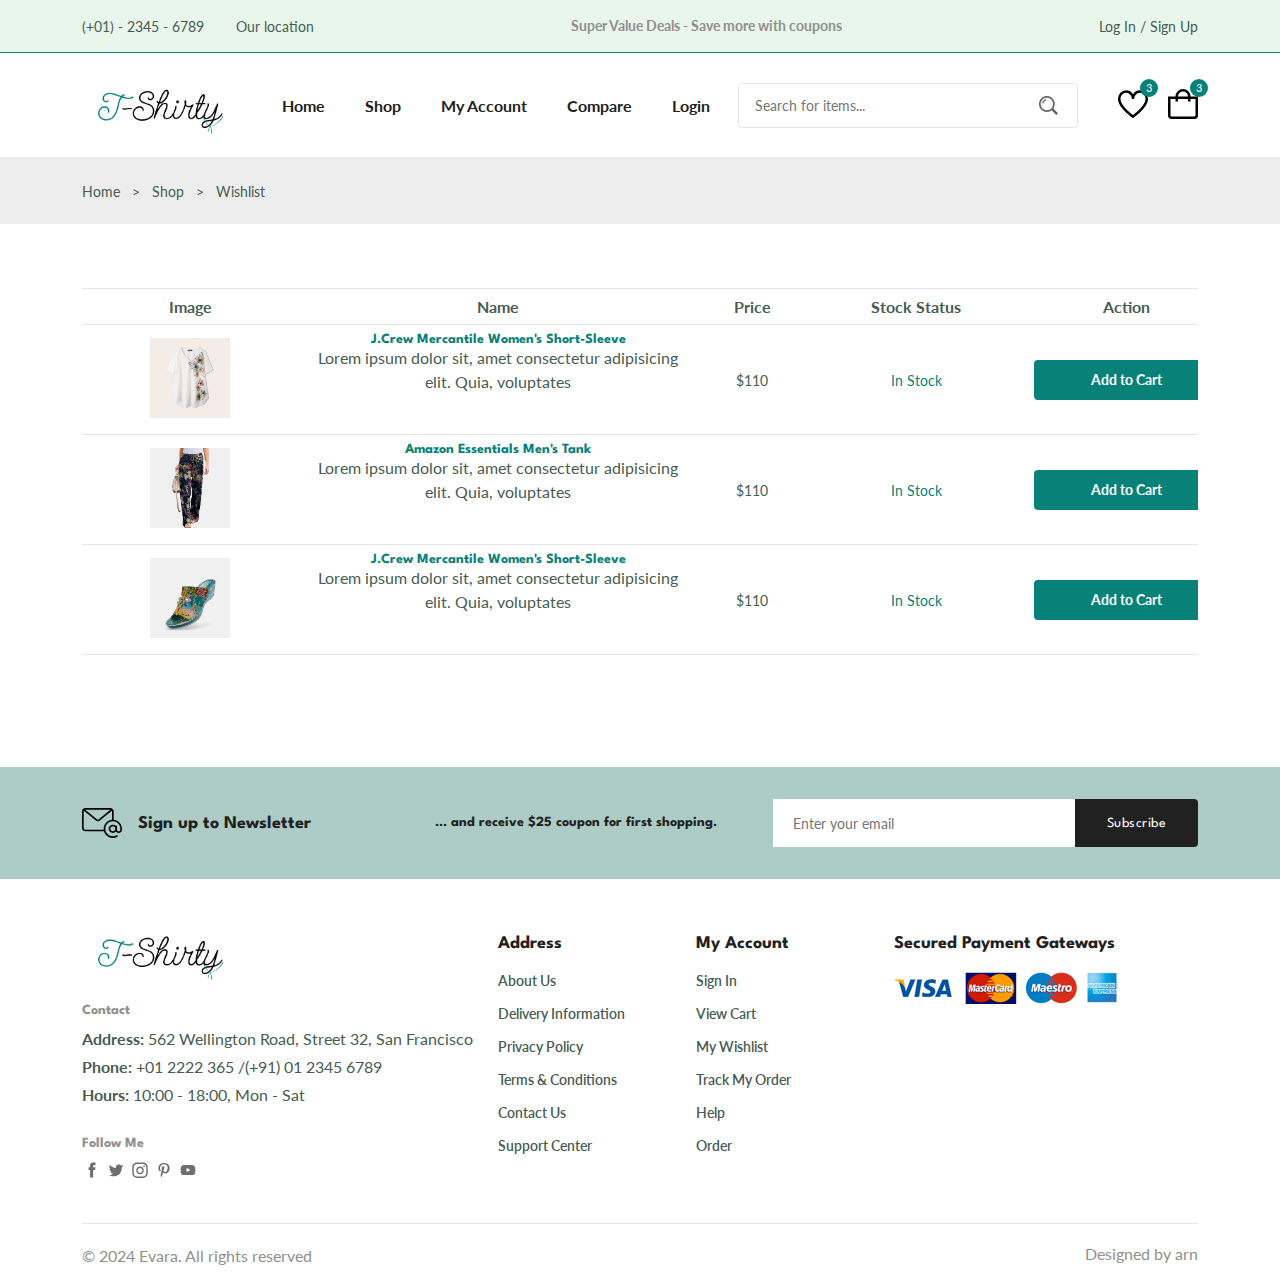
<file: wishlist.html>
<!DOCTYPE html>
<html lang="en">
<head>
    <meta charset="UTF-8">
    <meta name="viewport" content="width=device-width, initial-scale=1.0">
    <link href='https://unpkg.com/boxicons@2.1.4/css/boxicons.min.css' rel='stylesheet'>
    <link
    rel="stylesheet"
    href="https://cdn.jsdelivr.net/npm/swiper@11/swiper-bundle.min.css"
  />
  <link rel="stylesheet" href="css/style.css">
  <link rel="shortcut icon" href="img/tshirty (4).png" type="image/x-icon">
    <title>wishlist</title>
</head>
<body>
    
    <header class="header">
        <div class="header-top">
            <div class="header-container container">
                <div class="header-contact">
                    <span>(+01) - 2345 - 6789</span>
                    <span> Our location </span>
                </div>

                <p class="header-alert-news">
                    Super Value Deals - Save more with coupons
                </p>

                <a href="login-register.html" class="header-top-action">
                    Log In / Sign Up
                </a>
            </div>
        </div>

        <nav class="nav container">
            <a href="index.html" class="nav-logo">
                <img src="img/tshirty (4).png" class="nav-logo-img">
            </a>

            <div class="nav-menu" id="nav-menu">
                <ul class="nav-list">
                    <li class="nav-item">
                        <a href="index.html" class="nav-link">Home</a>
                    </li>
                    <li class="nav-item">
                        <a href="shop.html" class="nav-link ">Shop</a>
                    </li>
                    <li class="nav-item">
                        <a href="accounts.html" class="nav-link">My Account</a>
                    </li>
                    <li class="nav-item">
                        <a href="compare.html" class="nav-link">Compare</a>
                    </li>
                    <li class="nav-item">
                        <a href="login-register.html" class="nav-link">Login</a>
                    </li>
                </ul>

                <div class="header-search">
                    <input type="text" class="form-input" placeholder="Search for items...">

                    <button class="search-btn">
                        <img src="img/search.png">
                    </button>
                </div>
            </div>


            <div class="header-user-action">
                <a href="wishlist.html" class="header-action-btn">
                    <img src="img/icon-heart.svg">
                    <span class="count">3</span>
                </a>
                <a href="cart.html" class="header-action-btn">
                    <img src="img/icon-cart.svg">
                    <span class="count">3</span>
                </a>
            </div>
        </nav>
    </header>

    <main class="main">

        <section class="breadcrumb">
            <ul class="breadcrumb-list flex container">
                <li><a href="index.html" class="breadcrumb-link">Home</a></li>
                <li><span class="breadcrumb-link">></span></li>
                <li><span class="breadcrumb-link">Shop</span></li>
                <li><span class="breadcrumb-link">></span></li>
                <li><span class="breadcrumb-link">Wishlist</span></li>
            </ul>
        </section>

        <section class="wishlist section-lg container">
            <div class="table-container">
                <table class="table">
                    <tr>
                        <th>Image</th>
                        <th>Name</th>
                        <th>Price</th>
                        <th>Stock Status</th>
                        <th>Action</th>
                        <th>Removal</th>
                    </tr>

                    <tr>
                        <td>
                            <img src="img/product-12-2.jpg" class="table-img">
                        </td>

                        <td>
                            <h3 class="table-title">
                                J.Crew Mercantile Women's Short-Sleeve
                            </h3>
                            <p class="table description">
                                Lorem ipsum dolor sit, amet consectetur adipisicing elit. Quia, voluptates
                            </p>
                        </td>

                        <td><span class="table-price">$110</span></td>

                        <td><span class="table-stock">In Stock</span></td>

                        <td><a href="#" class="btn flex btn-sm">Add to Cart</a></td>

                        <td><i class='bx bx-trash table-trash'></i></td>
                    </tr>

                    <tr>
                        <td>
                            <img src="img/product-11-2.jpg" class="table-img">
                        </td>

                        <td>
                            <h3 class="table-title">
                                Amazon Essentials Men's Tank
                            </h3>
                            <p class="table description">
                                Lorem ipsum dolor sit, amet consectetur adipisicing elit. Quia, voluptates
                            </p>
                        </td>

                        <td><span class="table-price">$110</span></td>

                        <td><span class="table-stock">In Stock</span></td>

                        <td><a href="#" class="btn flex btn-sm">Add to Cart</a></td>

                        <td><i class='bx bx-trash table-trash'></i></td>
                    </tr>

                    <tr>
                        <td>
                            <img src="img/product-10-2.jpg" class="table-img">
                        </td>

                        <td>
                            <h3 class="table-title">
                                J.Crew Mercantile Women's Short-Sleeve
                            </h3>
                            <p class="table description">
                                Lorem ipsum dolor sit, amet consectetur adipisicing elit. Quia, voluptates
                            </p>
                        </td>

                        <td><span class="table-price">$110</span></td>

                        <td><span class="table-stock">In Stock</span></td>

                        <td><a href="#" class="btn flex btn-sm">Add to Cart</a></td>

                        <td><i class='bx bx-trash table-trash'></i></td>
                    </tr>
                </table>
            </div>
        </section>
        
        <section class="newsletter section home-newsletter">
            <div class="newsletter-container container grid">
                <h3 class="newsletter-title flex">
                    <img src="img/icon-email.svg" class="newsletter-icon">
                    Sign up to Newsletter
                </h3>

                <p class="newsletter-description">
                    ... and receive $25 coupon for first shopping.
                </p>

                <form action="" class="newsletter-form">
                    <input type="text" class="newsletter-input" placeholder="Enter your email">
                    <button type="submit" class="newsletter-btn">Subscribe</button>
                </form>
            </div>
        </section>

    </main>


    <footer class="footer container">
        <div class="footer-container grid">
            <div class="footer-content">
                <a href="index.html" class="footer-logo">
                    <img src="img/tshirty (4).png" class="footer-logo-img">
                </a>

                <h4 class="footer-subtitle">Contact</h4>

                <p class="footer-description">
                    <span>Address: </span>562 Wellington Road, Street 32, San Francisco
                </p>

                <p class="footer-description">
                    <span>Phone: </span> +01 2222 365 /(+91) 01 2345 6789
                </p>

                <p class="footer-description">
                    <span>Hours: </span> 10:00 - 18:00, Mon - Sat
                </p>

                <div class="footer-social">
                    <h4 class="footer-subtitle">Follow Me</h4>

                    <div class="footer-social-links">
                        <a href="">
                            <img src="img/icon-facebook.svg" class="footer-social-icon">
                        </a>
                        <a href="">
                            <img src="img/icon-twitter.svg" class="footer-social-icon">
                        </a>
                        <a href="">
                            <img src="img/icon-instagram.svg" class="footer-social-icon">
                        </a>
                        <a href="">
                            <img src="img/icon-pinterest.svg" class="footer-social-icon">
                        </a>
                        <a href="">
                            <img src="img/icon-youtube.svg" class="footer-social-icon">
                        </a>
                    </div>
                </div>
            </div>

            <div class="footer-content">
                <h3 class="footer-title">Address</h3>

                <ul class="footer-links">
                    <li><a href="" class="footer-link">About Us</a></li>
                    <li><a href="" class="footer-link">Delivery Information</a></li>
                    <li><a href="" class="footer-link">Privacy Policy</a></li>
                    <li><a href="" class="footer-link">Terms & Conditions</a></li>
                    <li><a href="" class="footer-link">Contact Us</a></li>
                    <li><a href="" class="footer-link">Support Center</a></li>
                </ul>
            </div>

            <div class="footer-content">
                <h3 class="footer-title">My Account</h3>

                <ul class="footer-links">
                    <li><a href="" class="footer-link">Sign In</a></li>
                    <li><a href="" class="footer-link">View Cart</a></li>
                    <li><a href="" class="footer-link">My Wishlist</a></li>
                    <li><a href="" class="footer-link">Track My Order</a></li>
                    <li><a href="" class="footer-link">Help</a></li>
                    <li><a href="" class="footer-link">Order</a></li>
                </ul>
            </div>

            <div class="footer-content">
                <h3 class="footer-title">Secured Payment Gateways</h3>

                <img src="img/payment-method.png" class="payment-img">
            </div>
        </div>

        <div class="footer-bottom">
            <p class="copyright">&copy; 2024 Evara. All rights reserved</p>
            <span class="designer">Designed by arn</span>
        </div>
    </footer>

    <script src="https://cdn.jsdelivr.net/npm/swiper@11/swiper-bundle.min.js"></script>
    <script src="js/main.js"></script>
</body>
</html>
</file>
<file: css/style.css>
@import url('https://fonts.googleapis.com/css2?family=Lato:wght@400;700&family=Spartan:wght@100..900&display=swap');


:root {
    --header-height : 4rem;


    --first-color: hsl(176, 88% , 27%);
    --first-color-alt: hsl(129, 44% , 94%);
    --second-color: hsl(34, 94%, 87%);
    --title-color: hsl(0, 0%, 13%);
    --text-color: hsl(154,13%,32%);
    --text-color-light: hsl(60,1%,56%);
    --body-color: hsl(0,0%,100%);
    --container-color: hsl(0,0%,93%);
    --border-color: hsl(129,36%,85%);
    --border-color-alt: hsl(113,15%,90%);



    --body-font: 'Lato' , sans-serif;
    --second-font: 'Spartan', sans-serif;
    --big-font-size: 3.5rem;
    --h1-font-size: 2.75rem;
    --h2-font-size: 2rem;
    --h3-font-size: 1.75rem;
    --h4-font-size: 1.375rem;
    --large-font-size: 1.125rem;
    --normal-font-size: 1rem;
    --small-font-size: .875rem;
    --smaller-font-size: .75rem;
    --tiny-font-size: .6875rem;


    --weight-400: 400;
    --weight-700: 700;


    --transition: cubic-bezier(0,0,.05,1);

}

@media screen and (max-width: 1200px) {
    :root {
        --big-font-size: 2.25rem;
        --h1-font-size: 2rem;
        --h2-font-size: 1.375rem;
        --h3-font-size: 1.25rem;
        --h4-font-size: 1.125rem;
        --large-font-size: 1rem;
        --normal-font-size: .9375rem;
        --small-font-size: .8125rem;
        --smaller-font-size: .6875rem;
        --tiny-font-size: .625rem;
    }
}


* {
    margin: 0;
    padding: 0;
    box-sizing: border-box;
}

input,
textarea,
body {
    color: var(--text-color);
    font-family: var(--body-font);
    font-size: var(--normal-font-size);
    font-weight: var(--weight-400);
}

body {
    background-color: var(--body-color);
}

h1,
h2,
h3,
h4 {
    font-family: var(--second-font);
    color: var(--title-color);
    font-weight: var(--weight-700);
}

ul {
    list-style: none;
}

a {
    text-decoration: none;
}

p {
    line-height: 1.5rem;
}

img {
    max-width: 100%;
}

button,
textarea,
input {
    background-color: transparent;
    border: none;
    outline: none;
}

table {
    width: 100%;
    border-collapse: collapse;
}

/* ////////////////////////////////////////////// */


.container {
    max-width: 1320px;
    margin-inline: auto;
    padding-inline: .75rem;
}

.grid {
    display: grid;
    gap: 1.5rem;
}

.section {
    padding-block: 2rem;
}

.section-lg {
    padding-block: 4rem;
}

.section-title {
    font-size: var(--h4-font-size);
    margin-bottom: 1.5rem;
}

.section-title span {
    color: var(--first-color);
}

.form-input {
    border: 1px solid var(--border-color-alt);
    padding-inline: 1rem;
    height: 45px;
    border-radius: .25rem;
    font-size: var(--small-font-size);
}

.flex {
    display: flex;
    align-items: center;
    column-gap: .5rem;
}

.new-price {
    color: var(--first-color);
    font-weight: var(--weight-700);
}

.old-price {
    color: var(--text-color-light);
    font-size: var(--small-font-size);
    text-decoration: line-through;
}

.form {
    row-gap: 1rem;
}

.form-group {
    grid-template-columns: repeat(2, 1fr);
    gap: 1rem;
}

.textarea {
    height: 200px;
    padding-block: 1rem;
    resize: none;
}

.header-top {
    background-color: var(--first-color-alt);
    border-bottom: 1px solid var(--first-color);
    padding-block: .875rem;
}

.header-container {
    display: flex;
    align-items: center;
    justify-content: space-between;
}

.header-contact {
    display: flex;
    gap: 2rem;
}

.header-contact span,
.header-alert-news,
.header-top-action {
    font-size: var(--small-font-size);
}

.header-alert-news {
    color: var(--text-color-light);
    font-weight: var(--weight-700);
}

.header-top-action {
    color: var(--text-color);
}


.nav,
.nav-menu,
.nav-list,
.header-user-action {
    display: flex;
    align-items: center;
}

.nav {
    height: calc(var(--header-height) + 2.5rem);
    justify-content: space-between;
    column-gap: 1rem;
}

.nav-logo-img {
    width: 160px;
}

.nav-menu {
    flex-grow: 1;
    justify-content: space-between;
    margin-inline: 1.5rem;
}

.nav-list {
    column-gap: 2.5rem;
}

.nav-link {
    color: var(--title-color);
    font-weight: var(--weight-700);
    transition: all .2s var(--transition);
}


.header-search {
    width: 340px;
    position: relative;
}

.header-search .form-input {
    width: 100%;
}

.search-btn {
    position: absolute;
    top: 24%;
    right: 1.25rem ;
    cursor: pointer;
}

.header-user-action {
    column-gap: 1.25rem;
}

.header-action-btn {
    position: relative;
}

.header-action-btn img {
    width: 30px;
}

.header-action-btn .count {
    position: absolute;
    top: -.625rem;
    right: -.625rem;
    background-color: var(--first-color);
    color: var(--body-color);
    height: 18px;
    width: 18px;
    line-height: 18px;
    border-radius: 50%;
    text-align: center ;
    font-size: var(--tiny-font-size);
}

.nav-menu-top,
.nav-toggle {
    display: none;
}

.active-link,
.nav-link:hover {
    color: var(--first-color);
}


/* /////////////////////////////////////// */

.home-container {
    grid-template-columns: 5fr 7fr;
    align-items: center;
}

.home-subtitle,
.home-description {
    font-size: var(--large-font-size);
}

.home-subtitle {
    font-family: var(--second-font);
    font-weight: var(--weight-700);
    margin-bottom: 1rem;
    display: block;
}

.home-title {
    font-size: var(--h1-font-size);
    font-weight: var(--weight-700);
    line-height: 1.4;
}

.home-title span {
    color: var(--first-color);
    font-size: var(--big-font-size);
}

.home-description {
    margin-block: .5rem 2rem;
}

.home-img {
    justify-self: flex-end;
}

.btn {
    display: inline-block;
    background-color: var(--first-color);
    border: 2px solid var(--first-color);
    color: var(--body-color);
    padding-inline: 1.75rem;
    height: 49px;
    line-height: 49px;
    border-radius: .25rem;
    font-family: var(--second-font);
    font-size: var(--small-font-size);
    font-weight: var(--weight-700);
    transition: all .4s var(--transition);
    cursor: pointer;
}

.btn:hover {
    background-color: transparent;
    color: var(--first-color);
}

.btn-md {
    font-family: var(--body-font);
    height: 45px;
    line-height: 42px;
    display: flex;
    align-items: center;
    justify-content: center;
}

.btn-sm {
    font-family: var(--body-font);
    height: 40px;
    line-height: 36px;
    display: flex;
    align-items: center;
    justify-content: center;
}


/* /////////////////////////////// */

.categories {
    overflow: hidden;
}

.category-item {
    text-align: center;
    border: 1px solid var(--border-color);
    padding: .625rem .625rem 1.25rem;
    border-radius: 1.25rem;
}

.category-img {
    border-radius: .75rem;
    margin-bottom: 1.25rem;
}

.category-title {
    color: var(--text-color);
    font-size: var(--small-font-size);
}

.swiper {
    overflow: initial;
}

.swiper-button-next:after,
.swiper-button-prev:after {
    content: '';
}

.swiper-button-next,
.swiper-button-prev {
    top: -1.875rem;
    background-color: var(--first-color-alt);
    border: 1px solid var(--border-color);
    width: 30px;
    height: 30px;
    border-radius: 50%;
    color: var(--first-color);
    font-size: 1.9rem;
}

.swiper-button-prev {
    left: initial;
    right: 2.5rem;
}

.swiper-button-next {
    right: 0;
}

/* ////////////////////////////// */


.tab-btns {
    display: flex;
    flex-wrap: wrap;
    gap: .75rem;
    margin-bottom: 2rem;
}

.tab-btn {
    background-color: var(--container-color);
    color: var(--title-color);
    padding: 1rem 1.25rem .875rem;
    border-radius: .25rem;
    font-family: var(--second-font);
    font-size: var(--small-font-size);
    font-weight: var(--weight-700);
    cursor: pointer;
}

.products-container {
    grid-template-columns: repeat(4,1fr);
}

.product-item {
    border: 1px solid var(--border-color);
    border-radius: 1.5rem;
    transition: all .2s var(--transition);
}

.product-banner {
    padding: .625rem .75rem .75rem;
}

.product-banner,
.product-images {
    position: relative;
}

.product-images {
    display: block;
    overflow: hidden;
    border-radius: 1.25rem;
}

.product-img {
    vertical-align: middle;
    transition: all 1.5s var(--transition);
}

.product-item:hover .product-img {
    transform: scale(1.1);
}

.product-img.hover {
    position: absolute;
    top: 0;
    left: 0;
}

.product-actions {
    position: absolute;
    top: 50%;
    left: 50%;
    transform: translate(-50%, -50%);
    display: flex;
    column-gap: .5rem;
    transition: all .2s var(--transition);
}

.action-btn {
    width: 40px;
    height: 40px;
    line-height: 42px;
    text-align: center;
    border-radius: 50%;
    background-color: var(--first-color-alt);
    border: 1px solid var(--border-color);
    color: var(--text-color);
    font-size: 1.3rem;
    position: relative;
}

.action-btn::before,
.action-btn::after {
    position: absolute;
    left: 50%;
    transform: translateX(-50%);
    transition: all .3s cubic-bezier(0.71, 1.7, 0.77, 1.24);
}

.action-btn::before {
    content: '';
    top: -2px;
    border: .5rem solid transparent;
    border-top-color: var(--first-color);
}

.action-btn::after {
    content: attr(aria-label);
    bottom: 100%;
    background-color: var(--first-color);
    color: var(--body-color);
    font-size: var(--tiny-font-size);
    white-space: nowrap;
    padding-inline: .625rem;
    border-radius: .25rem;
    line-height: 2.58;
}


.product-badge {
    position: absolute;
    left: 1.25rem;
    top: 1.25rem;
    background-color: var(--first-color);
    color: var(--body-color);
    padding: .25rem .625rem;
    border-radius: 2.5rem;
    font-size: var(--tiny-font-size);
}

.product-badge.light-pink {
    background-color: hsl(341,100%,73%);
}
.product-badge.light-green {
    background-color: hsl(155,20%,67%);
}
.product-badge.light-orange {
    background-color: hsl(24,100%,73%);
}
.product-badge.light-blue {
    background-color: hsl(202,53%,76%);
}


.product-content {
    padding: 0 1.25rem 1.125rem;
    position: relative;
}

.product-category {
    color: var(--text-color-light);
    font-size: var(--smaller-font-size);
}

.product-title {
    font-size: var(--normal-font-size);
    margin-block: .75rem .5rem;
}

.product-rating {
    color: hsl(42,100%,50%);
    font-size: var(--smaller-font-size);
    margin-bottom: .75rem;
}

.product-price .new-price {
    font-size: var(--large-font-size);
}

.cart-btn {
    position: absolute;
    bottom: 1.6rem;
    right: 1.25rem;
}


.tab-btn.active-tab {
    color: var(--first-color);
    background-color: var(--second-color);
}


.tab-item:not(.active-tab) {
    display: none;
}


.product-img.hover,
.product-actions,
.action-btn::after,
.action-btn::before,
.product-item:hover .product-img.default{
    opacity: 0;
}

.product-item:hover {
    box-shadow: 0 0 10px hsla(0,0%,0%,.1);
}

.product-item:hover .product-img.hover,
.product-item:hover .product-actions,
.action-btn:hover::before,
.action-btn:hover::after {
    opacity: 1;
}

.action-btn:hover::before,
.action-btn:hover::after {
    transform: translateX(-50%) translateY(-.5rem);
}

.action-btn:hover {
    background-color: var(--first-color);
    border-color: var(--first-color);
    color: var(--body-color);
}


/* ////////////////////////////////////// */

.deals-container {
    grid-template-columns: repeat(2,1fr);
}

.deals-item:nth-child(1) {
    background-image: url(../img/deals-1.jpg);
}
.deals-item:nth-child(2) {
    background-image: url(../img/deals-2.png);
}

.deals-item {
    padding: 3rem;
    background-size: cover;
    background-position: center;
    display: flex;
    flex-direction: column;
    row-gap: 1.5rem;
}

.deals-brand {
    color: var(--first-color);
    font-size: var(--h3-font-size);
    margin-bottom: .25rem;
}

.deals-category {
    font-family: var(--second-font);
    font-size: var(--small-font-size);
}

.deals-title {
    max-width: 240px;
    font-size: var(--large-font-size);
    font-weight: var(--weight-400);
    line-height: 1.3;
}

.deals-price .new-price,
.deals-price .old-price {
    font-size: var(--large-font-size);
}

.deals-price .new-price {
    color: hsl(352,100%, 60%);
}

.deals-countdown-text {
    margin-bottom: .25rem;
}

.countdown {
    display: flex;
    column-gap: 1.5rem;
}

.countdown-amount {
    position: relative;
}

.countdown-amount::after {
    content: ':';
    color: var(--title-color);
    font-size: var(--large-font-size);
    position: absolute;
    right: -25%;
    top: 20%;
}

.countdown-period {
    background-color: var(--first-color);
    color: var(--body-color);
    width: 60px;
    height: 50px;
    line-height: 50px;
    text-align: center;
    border-radius: .25rem;
    font-size: var(--large-font-size);
    font-weight: var(--weight-700);
    margin-bottom: .5rem;
}

.unit {
    font-size: var(--small-font-size);
    text-align: center;
    display: block;
}

.deals-btn .btn {
    background-color: transparent;
    color: var(--first-color);
}

/* /////////////////////////////// */

.new-arrivals {
    overflow: hidden;
}

.showcase-container {
    grid-template-columns: repeat(4,1fr);
}

.showcase-wrapper .section-title {
    font-size: var(--normal-font-size);
    border-bottom: 1px solid var(--border-color-alt);
    padding-bottom: .75rem;
    margin-bottom: 2rem;
    position: relative;
}

.showcase-wrapper .section-title::before {
    content: '';
    position: absolute;
    left: 0;
    bottom: -1.3px;
    width: 50px;
    height: 2px;
    background-color: var(--first-color);
}

.showcase-item {
    display: flex;
    align-items: center;
    column-gap: 1.5rem;
}

.showcase-item:not(:last-child) {
    margin-bottom: 1.5rem;
}

.showcase-img {
    width: 86px;
}

.showcase-content {
    width: calc(100% - 110px);
}

.showcase-title {
    font-size: var(--small-font-size);
    font-weight: var(--weight-700);
    white-space: nowrap;
    overflow: hidden;
    text-overflow: ellipsis;
    margin-bottom: .5rem;
}


/* ///////////////////////////////////////////// */

.newsletter {
    background-color: hsl(166,23%,74%);
}

.home-newsletter {
    margin-top: 1rem;
}

.newsletter-container {
    grid-template-columns: repeat(2, 3.5fr) 5fr;
    align-items: center;
    column-gap: 3rem;
}

.newsletter-title {
    column-gap: 1rem;
    font-size: var(--large-font-size);
}

.newsletter-icon {
    width: 40px;
}

.newsletter-description {
    color: var(--title-color);
    font-family: var(--second-font);
    font-size: var(--small-font-size);
    font-weight: var(--weight-700);
    text-align: center;
}

.newsletter-form {
    display: flex;
}

.newsletter-input,
.newsletter-btn {
    font-size: var(--small-font-size);
}

.newsletter-input {
    background-color: var(--body-color);
    padding-inline: 1.25rem;
    width: 100%;
    height: 48px;
}

.newsletter-btn {
    background-color: var(--title-color);
    color: var(--body-color);
    padding-inline: 2rem;
    border-radius: 0 .25rem .25rem 0;
    font-family: var(--second-font);
    font-weight: var(--weight-400);
    letter-spacing: .5px;
    cursor: pointer;
    transition: all .3s var(--transition);
}

.newsletter-btn:hover {
    background-color: var(--first-color);
}

/* ////////////////////////////////////////// */


.footer-container {
    grid-template-columns: 4.5fr repeat(2,2fr) 3.5fr;
    padding-block: 2.5rem;
}

.footer-logo-img {
   width: 160px; 
}

.footer-subtitle {
    color: var(--text-color-light);
    font-size: var(--small-font-size);
    margin-block: 1.25rem .625rem;
}

.footer-description {
    margin-bottom: .25rem;
}

.footer-description span {
    font-weight: var(--weight-700);
}

.footer-social .footer-subtitle {
    margin-top: 1.875rem;
}

.footer-social-links {
    column-gap: .25rem;
}

.footer-social-icon {
    width: 20px;
    opacity: .7;
}

.footer-title {
    font-size: var(--large-font-size);
    margin-block: 1rem 1.25rem;
}

.footer-link {
    color: var(--text-color);
    font-weight: 600;
    font-size: var(--small-font-size);
    margin-bottom: 1rem;
    display: block;
    transition: all .3s var(--transition);
}

.footer-link:hover {
    color: var(--first-color);
    margin-left: .25rem;
}

.footer-bottom {
    display: flex;
    justify-content: space-between;
    padding-block: 1.25rem;
    border-top: 1px solid var(--border-color-alt);
}

.copyright,
.designer {
    color: var(--text-color-light);
    font-size: var(--second-font);
}



/* ///////////////////////////////////////////////////// */
/* /////////////// shop ///////////////////// */



.breadcrumb {
    background-color: var(--container-color);
    padding-block: 1.5rem;
}

.breadcrumb-list {
    column-gap: .75rem;
}

.breadcrumb-link {
    color: var(--text-color);
    font-size: var(--small-font-size);
}

/* ///////////////////////////////////// */

.total-products {
    margin-bottom: 2.5rem;
}

.total-products span {
    color: var(--first-color);
    font-weight: var(--weight-700);
    margin-inline: .3rem;
}

.pagination {
    display: flex;
    column-gap: .625rem;
    margin-top: 2.75rem;
}

.pagination-link {
    display: inline-block;
    width: 34px;
    height: 34px;
    line-height: 34px;
    text-align: center;
    border-radius: .25rem;
    color: var(--text-color);
    font-size: var(--small-font-size);
    font-weight: var(--weight-700);
    transition: all .5s var(--transition);
}

.pagination-link.active,
.pagination-link:hover {
    background-color: var(--first-color);
    color: var(--body-color);
}

.pagination-link.icon {
    border-top-right-radius: 50%;
    border-bottom-right-radius: 50%;
}

/* ////////////////////////////////////////// */


.details-container {
    grid-template-columns: 5.5fr 6.5fr;
}

.details-img {
    margin-bottom: .5rem;
}

.details-small-images {
    grid-template-columns: repeat(4,1fr);
    column-gap: .625rem;
}

.details-small-img {
    cursor: pointer;
}

.details-title {
    font-size: var(--h2-font-size);
}

.details-brand {
    font-size: var(--small-font-size);
    margin-block: 1rem;
    font-weight: var(--weight-700);
}

.details-brand span {
    color: var(--first-color);
    font-weight: var(--weight-700);
}

.details-price {
    border-top: 1px solid var(--border-color-alt);
    border-bottom: 1px solid var(--border-color-alt);
    padding-block: 1rem;
    column-gap: 1rem;
}

.details-price .new-price {
    font-size: var(--h2-font-size);
}

.details-price .old-price {
    font-size: var(--normal-font-size);
    font-weight: 500;
}

.short-description{
    margin-block: 1rem 2rem;
}

.list-item,
.meta-list {
    font-size: 1rem;
    margin-bottom: .75rem;
}

.details-color,
.details-size {
    column-gap: .75rem;
}

.details-color {
    margin-block: 2rem 1.5rem;
}

.details-size {
    margin-bottom: 2.5rem;
}

.details-color-title,
.details-size-title {
    font-size: var(--small-font-size);
    font-weight: 600;
}

.color-list,
.size-list {
    display: flex;
    column-gap: .25rem;
}

.color-link {
    width: 26px;
    height: 26px;
    border-radius: 50%;
    display: block;
}

.size-link {
    border: 1px solid var(--border-color-alt);
    padding: .375rem .75rem .5rem;
    color: var(--text-color);
    font-size: var(--small-font-size);
}

.size-active {
    background-color: var(--first-color);
    color: var(--body-color);
}

.details-action {
    display: flex;
    column-gap: .375rem;
    margin-bottom: 3.25rem;
}

.quantity,
.details-action-btn {
    border: 1px solid var(--border-color-alt);
    font-size: var(--small-font-size);
}

.quantity {
    max-width: 80px;
    padding-block: .5rem;
    padding-inline: 1rem .5rem;
    border-radius: .25rem;
}

.details-action-btn {
    color: var(--text-color);
    line-height: 40px;
    padding-inline: .75rem;
    font-size: 1rem;
    border-radius: .25rem;
    transition: all .3s var(--transition);
}

.details-action-btn:hover {
    background-color: var(--first-color);
    color: var(--body-color);
}

.details-meta {
    border-top: 1px solid var(--border-color-alt);
    padding-top: 1rem;
}


.detail-tabs {
    display: flex;
    column-gap: 1.75rem;
    margin-bottom: 3rem;
}

.detail-tab {
    font-family: var(--second-font);
    font-size: var(--large-font-size);
    font-weight: 600;
    cursor: pointer;
}

.detail-tab.active-tab {
    color: var(--first-color);
}

.details-tab-content:not(.active-tab) {
    display: none;
}

.info-table tr th,
.info-table tr td {
    border: 1px solid var(--border-color-alt);
    padding: .625rem 1.25rem;
}

.info-table tr th {
    font-weight: 500;
    text-align: left;
}

.info-table tr td {
    color: var(--text-color-light);
}

.reviews-container {
    padding-bottom: 3rem;
    row-gap: 1.25rem;
}

.review-single {
    border-bottom: 1px solid var(--border-color-alt);
    padding-bottom: 1.25rem;
    display: flex;
    align-items: flex-start;
    column-gap: 1.5rem;
}

.review-single:last-child {
    padding-bottom: 3rem;
}

.review-img {
    width: 70px;
    border-radius: 50%;
    margin-bottom: .5rem;
}

.review-title {
    font-size: var(--tiny-font-size);
}

.review-data {
    width: calc(100% - 94px);
}

.review-description {
    margin-bottom: .5rem;
}

.review-rating{
    color: hsl(42,100%, 50%);
    margin-bottom: .25rem;
}

.review-rating,
.review-data {
    font-size: var(--small-font-size);
}

.review-form-title {
    font-size: var(--large-font-size);
    margin-bottom: 1rem;
}

.rate-product {
    margin-bottom: 2rem;
    cursor: pointer;
}


/* ////////////////////////////////////////////////////////////// */

.table-container {
    overflow-x: auto;
}

.table {
    table-layout: fixed;
    margin-bottom: 2rem;
}

.table tr {
    border-top: 1px solid var(--border-color-alt);
}

.table tr:last-child {
    border-bottom: 1px solid var(--border-color-alt);
}

.table tr th:nth-child(1),
.table tr td:nth-child(1) {
    width: 216px;
}

.table tr th:nth-child(2),
.table tr td:nth-child(2) {
    width: 400px;
}

.table tr th:nth-child(3),
.table tr td:nth-child(3) {
    width: 108px;
}

.table tr th:nth-child(4),
.table tr td:nth-child(4) {
    width: 220px;
}

.table tr th:nth-child(5),
.table tr td:nth-child(5) {
    width: 200px;
}

.table tr th:nth-child(6),
.table tr td:nth-child(6) {
    width: 152px;
}

.table-img {
    width: 80px;
}

.table tr th,
.table tr td {
    padding: .5rem;
    text-align: center;
}

.table-title,
.table-description,
.table-price,
.table-subtotal,
.table-trash,
.table-stock {
    font-size: var(--small-font-size);
}

.table-title,
.table-stock {
    color: var(--first-color);
}

.table-description {
    max-width: 25px;
    margin-inline: auto;
}

.table-trash {
    color: var(--text-color-light);
    font-size: 1.3rem;
    cursor: pointer;
    transition: all .4s var(--transition);
}

.table-trash:hover {
    color: rgb(182, 11, 11);
}

.cart-actions {
    display: flex;
    justify-content: flex-end;
    flex-wrap: wrap;
    gap: .75rem;
    margin-top: 1.5rem;
}

.divider {
    position: relative;
    text-align: center;
    margin-block: 3rem;
}

.divider::before {
    content: '';
    position: absolute;
    top: 50%;
    left: 0;
    width: 100%;
    border-top: 2px solid var(--border-color-alt);
}

.divider i {
    color: var(--text-color-light);
    background-color: var(--body-color);
    font-size: 1.25rem;
    padding-inline: 1.25rem;
    position: relative;
    z-index: 10;
}


.cart-group {
    grid-template-columns: repeat(2 , 1fr);
    align-items: center;
}

.cart-group i {
    font-size: 1rem;
    text-align: center;
    vertical-align: middle;
}

.cart-shipping .section-title,
.cart-coupon .section-title,
.cart-total .section-title {
    font-size: var(--large-font-size);
    margin-bottom: 1rem;
}

.cart-coupon {
    margin-top: 3rem;
}

.coupon-form .form-group {
    align-items: center;
}

.cart-total {
    border: 1px solid var(--border-color-alt);
    border-radius: .25rem;
    padding: 1.75rem;
}

.cart-total i {
    font-size: 1.4rem;
}

.cart-total-table {
    margin-bottom: 1rem;
}

.cart-total-table tr td {
    border: 1px solid var(--border-color-alt);
    padding: .75rem .5rem;
    width: 50%;
}

.cart-total-title {
    font-size: var(--small-font-size);
}

.cart-total-price {
    color: var(--first-color);
    font-weight: var(--weight-700);
}

.cart-total .btn {
    display: inline-flex;
}

/* ////////////////////////////////////////////////////// */
/* ///////////////////login-register///////////////////////// */


.login-register-container {
    grid-template-columns: repeat(2 , 1fr);
    align-items: flex-start;
}

.login,
.register {
    border: 1px solid var(--border-color-alt);
    padding: 2rem;
    border-radius: .5rem;
}

/* ///////////////////////////////////////////////////////// */
/* /////////////////////// checkout /////////////////////////// */


.checkout-container {
    grid-template-columns: repeat(2, 1fr);
}

.checkout-group:nth-child(2) {
    border: 1px solid var(--border-color-alt);
    padding: 2rem;
    border-radius: .5rem;
}

.checkout-group .section-title {
    font-size: var(--large-font-size);
}

.checkout-title {
    font-size: var(--large-font-size);
}

.order-table tr th,
.order-table tr td {
    border: 1px solid var(--border-color-alt);
    padding: .5rem;
    text-align: center;
}

.order-table tr th {
    color: var(--title-color);
    font-size: var(--small-font-size);
}

.order-img {
    width: 80px;
}

.order-quantity,
.order-subtitle {
    font-size: var(--small-font-size);
}

.order-grand-total {
    color: var(--first-color);
    font-size: var(--large-font-size);
    font-weight: var(--weight-700);
}

.payment-methods {
    margin-block: 2.5rem 2.75rem;
}

.payment-title {
    margin-bottom: 1.5rem;
}

.payment-option {
    margin-bottom: 1rem;
}

.payment-input {
    accent-color: var(--first-color);
    cursor: pointer;
}

.payment-label {
    font-size: var(--small-font-size);
}


/* ////////////////////////////////////////////////// */
/* //////////////////compare///////////////////// */

.compare-table tr th,
.compare-table tr td {
    padding: .5rem;
    border: 1px solid var(--border-color-alt);
}

.compare-table tr th {
    color: var(--text-color-light);
    font-size: var(--small-font-size);
}

.compare-table tr td {
    text-align: center;
}

.compare-colors {
    justify-content: center;
}


.table-weight,
.table-dimension {
    font-size: var(--small-font-size);
}


.compare-description {
    padding-inline: 1rem;
    text-align: justify;
    letter-spacing: .1px;
}

/* ////////////////////////////////////////// */
/* ///////////////// Account /////////////////// */

.accounts-container {
    grid-template-columns: 4fr 8fr;
}

.accounts-container i {
    font-size: 1.3rem;
}

.accounts-tabs {
    border: 1px solid var(--border-color-alt);
    border-radius: .25rem;
}

.accounts-tab {
    padding: 1rem 2rem;
    color: var(--title-color);
    font-size: var(--small-font-size);
    display: flex;
    align-items: center;
    column-gap: .625rem;
    cursor: pointer;
}

.accounts-tab.active-tab {
    background-color: var(--first-color);
    color: var(--body-color);
}

.tab-content:not(:last-child) {
    border-bottom: 1px solid var(--border-color-alt);
}

.tab-content:not(.active-tab) {
    display: none;
}

.tab-content {
    border: 1px solid var(--border-color-alt);
}

.tab-header {
    background-color: var(--container-color);
    border-bottom: 1px solid var(--border-color-alt);
    padding: 1rem;
    font-size: var(--small-font-size);
}

.tab-body {
    padding: 1rem;
}

.placed-order-table tr th:not(:last-child) {
    text-align: left;
}
.placed-order-table tr th {
    color: var(--title-color);
}

.placed-order-table tr th,
.placed-order-table tr td {
    border: 1px solid var(--border-color-alt);
    padding: .5rem;
    font-size: var(--small-font-size);
}

.view-order,
.edit {
    color: var(--first-color);
    font-weight: bolder;
}

.view-order {
    text-align: center;
    display: flex;
    align-items: center;
    justify-content: center;
}

.address {
    font-style: normal;
    font-size: var(--small-font-size);
    line-height: 1.5rem;
}

.city {
    margin-bottom: .25rem;
}

.edit {
    font-size: var(--small-font-size);
}

/* ///////////////////////////////////////////////// */

@media screen and (max-width: 1400px) {
    .container {
        max-width: 1140px;
    }

    .products-container,
    .showcase-container {
        grid-template-columns: repeat(3 , 1fr);
    }

    .accounts-container {
        grid-template-columns: 3fr 9fr;
    }
}

@media screen and (max-width: 1200px) {
    .container {
        max-width: 960px;
    }

    .header-top {
        display: none;
    }

    .nav {
        height: calc(var(--header-height) + 1.5rem);
    }

    .nav-menu {
        position: fixed;
        right: -140%;
        top: 0;
        max-width: 400px;
        width: 100%;
        height: 100%;
        padding: 1.25rem 2rem;
        background-color: var(--body-color);
        z-index: 100;
        flex-direction: column;
        align-items: center;
        justify-content: flex-start;
        row-gap: 2rem;
        box-shadow: 0 0 15px hsla(0,0%,0%, .1);
        transition: all .2s var(--transition);
    }

    .show-menu {
        right: -25px;
    }

    .nav-list {
        order: 1;
        flex-direction: column;
        align-items: center;
        row-gap: 1.5rem;
    }

    .nav-link {
        font-size: var(--large-font-size);
    }

    .header-search .form-input {
        border-color: var(--first-color);
    }

    .nav-menu-top,
    .nav-toggle {
        display: flex;
    }

    .nav-menu-top {
        align-items: center;
        justify-content: space-between;
        width: 100%;
        margin-bottom: 1.25rem;
    }

    .nav-menu-logo img {
        width: 150px;
    } 

    .nav-close {
        font-size: 1.7rem;
        line-height: 1rem;
    }

    .header-action-btn img {
        width: 21px;
    }

    .home-container {
        grid-template-columns: 5.5fr 6.5fr;
    }

    .countdown {
        column-gap: 1rem;
    }

    .countdown-period {
        width: 36px;
        height: 36px;
        line-height: 36px;
    }

    .countdown-amount::after {
        right: -30%;
        top: 14%;
    }

    .swiper-button-next,
    .swiper-button-prev {
        top: -28px;
        width: 26px;
        height: 26px;
    }

    .swiper-button-prev {
        right: 36px;
    }

    .accounts-tab {
        padding: .75rem 1rem;
    }

    .checkout-group:nth-child(2) {
        padding: 1.5rem;
    }

    .details-brand {
        margin-block: .75rem;
    }

    .details-price {
        padding-block: .75rem;
    }

    .short-description {
        margin-bottom: 1.5rem;
    }

    .details-color {
        margin-block: 1.75rem 1.25rem;
    }
    .details-size {
        margin-bottom: 2.25rem;
    }
    .color-link {
        width: 22px;
        height: 22px;
    }
    .size-link {
        padding: .375rem .625rem;
    }
    .details-action {
        margin-bottom: 2.75rem;
    }
     
}

@media screen and (max-width: 992px) {
    .container {
        max-width: 740px;
    }

    .home-container,
    .deals-container,
    .checkout-container,
    .newsletter-container,
    .accounts-container,
    .cart-group {
        grid-template-columns: 1fr;
    }

    .cart-group {
        row-gap: 2.75rem;
    }

    .home-img {
        justify-self: center;
    }

    .btn {
        height: 45px;
        line-height: 45px;
    }

    .btn-md {
        height: 42px;
        line-height: 39px;
    }

    .btn-sm {
        height: 38px;
        line-height: 35px
    }

    .newsletter-description {
        display: none;
    }

    .products-container,
    .showcase-container,
    .footer-container,
    .details-container {
        grid-template-columns: repeat(2 , 1fr);
    }

    .login,
    .register {
        padding: 1.25rem;
    } 

    .table tr th:nth-child(1),
.table tr td:nth-child(1) {
    width: 140px;
}

.table tr th:nth-child(2),
.table tr td:nth-child(2) {
    width: 330px;
}

.table tr th:nth-child(3),
.table tr td:nth-child(3) {
    width: 80px;
}

.table tr th:nth-child(4),
.table tr td:nth-child(4) {
    width: 160px;
}

.table tr th:nth-child(5),
.table tr td:nth-child(5) {
    width: 160px;
}

.table tr th:nth-child(6),
.table tr td:nth-child(6) {
    width: 100px;
}
}

@media screen and (max-width: 768px) {
    .container {
        max-width: 540px;
    }

    .products-container,
    .showcase-container,
    .footer-container,
    .login-register-container,
    .details-container {
        grid-template-columns: 100%;
    }

    .tab-header,
    .tab-body {
        padding: .75rem;
    }

    .compare-table tr td {
        display: block;
    }
}

@media screen and (max-width: 576px) {
    .category-item {
        padding-bottom: 1rem;   
    }

    .category-img {
        margin-bottom: 1rem;
    }

    .deals-item,
    .checkout-group:nth-child(2) {
        padding: 1.25rem;
    }

    .pagination {
        column-gap: .5rem;
        margin-top: 2.5rem;
    }

    .pagination-link {
        width: 30px;
        height: 30px;
        line-height: 30px;
    }

    .placed-order-table th,
    .order-table tr th {
        display: none;
    }

    .placed-order-table tr td,
    .order-table tr td,
    .info-table tr th,
    .info-table tr td {
        display: block;
    }

    .form-group {
        grid-template-columns: 1fr;
    }

    .cart-total {
        padding: 1.25rem;
    }

    .payment-methods {
        margin-block: 2.25rem 2.5rem;
    }

    .detail-tabs {
        column-gap: 1.25rem;
        margin-bottom: 2.5rem;
    }

    .review-single {
        column-gap: 1rem;
    }

    .footer-title {
        margin-top: .25rem;
    }

    .footer-bottom {
        flex-direction: column;
        align-items: center;
    }
}

@media screen and (max-width: 350px) {
    .action-btn {
        width: 36px;
        height: 36px;
        line-height: 38px;
    }   

    .cart-btn {
        bottom: 1.4rem;
        right: 1.25rem;
    }

    .showcase-item {
        column-gap: 1rem;
    }

    .showcase-img {
        width: 70px;
    }

    .showcase-content {
        width: calc(100% - 86px);
    }

    .swiper-button-next,
    .swiper-button-prev {
        display: none;
    }
    .compare-table tr th,
    .cart-total tr td {
        display: block;
        width: 100%;
    }
}
</file>
